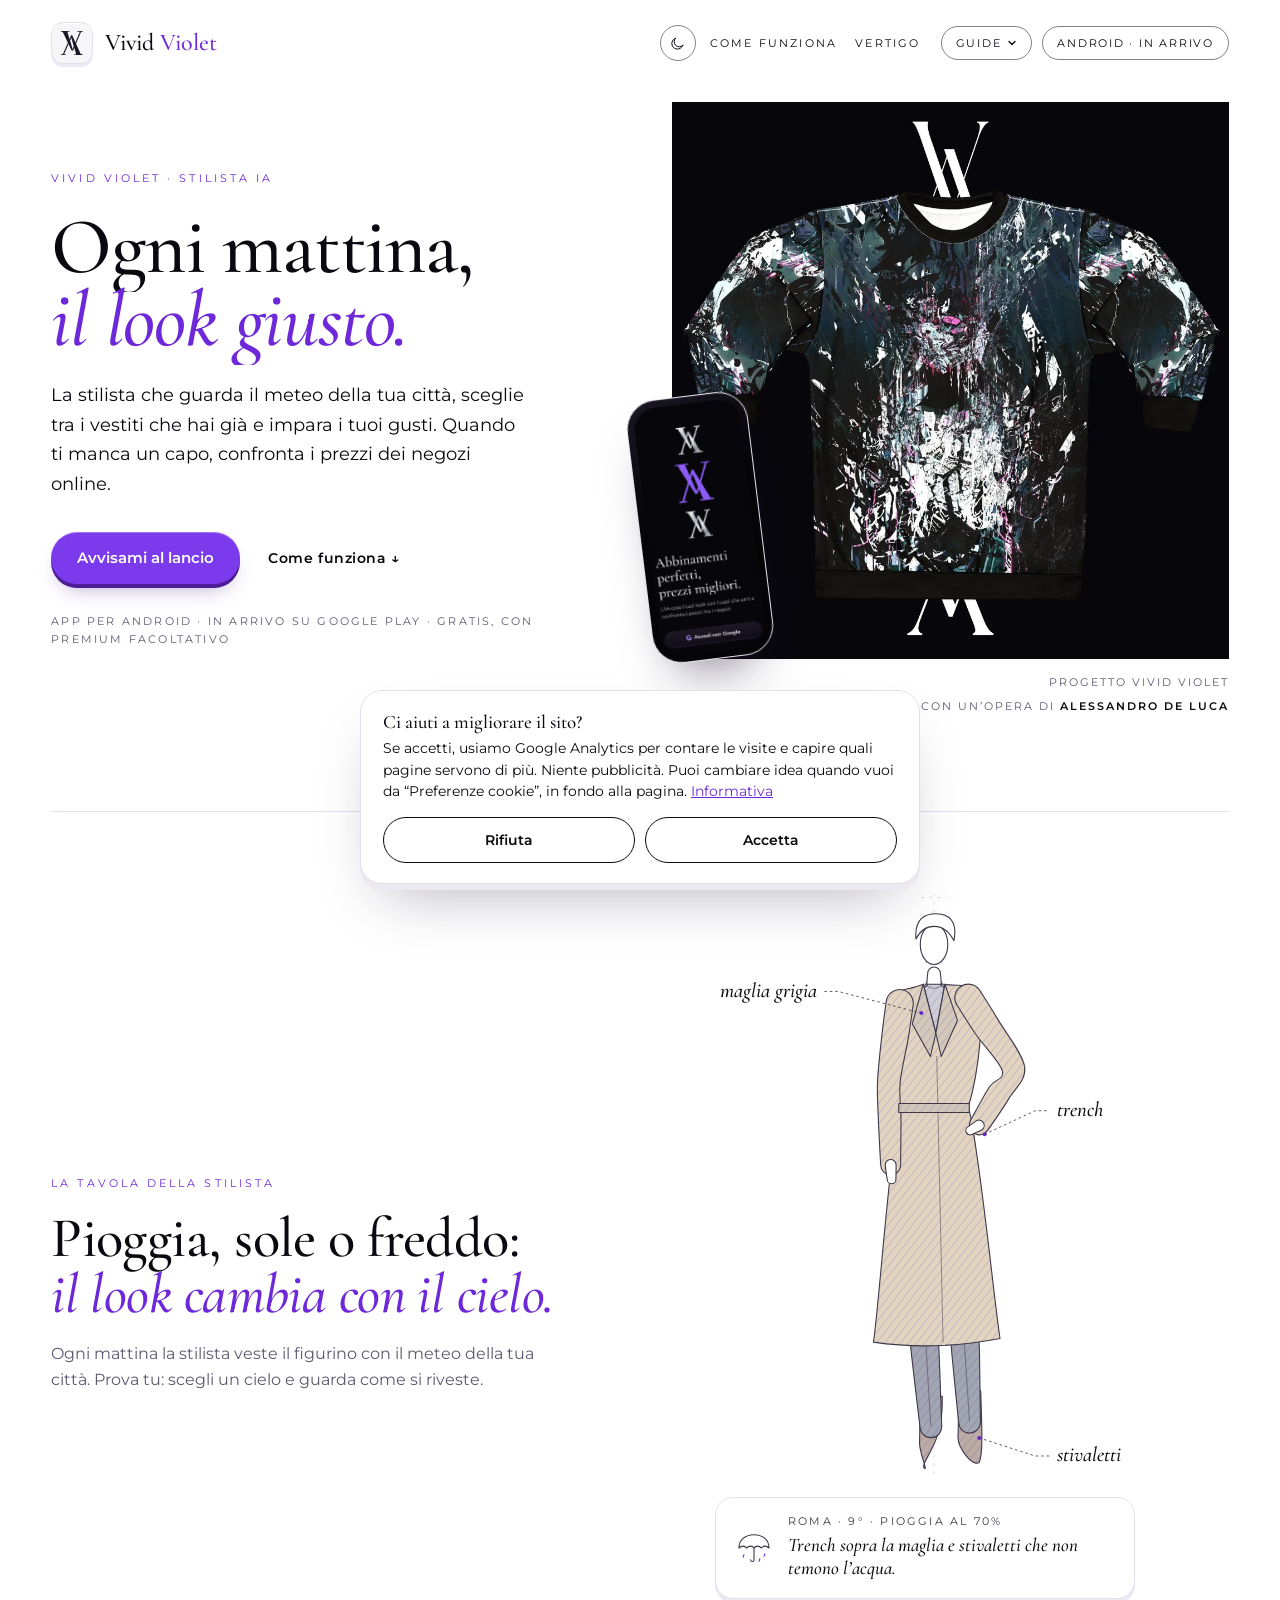
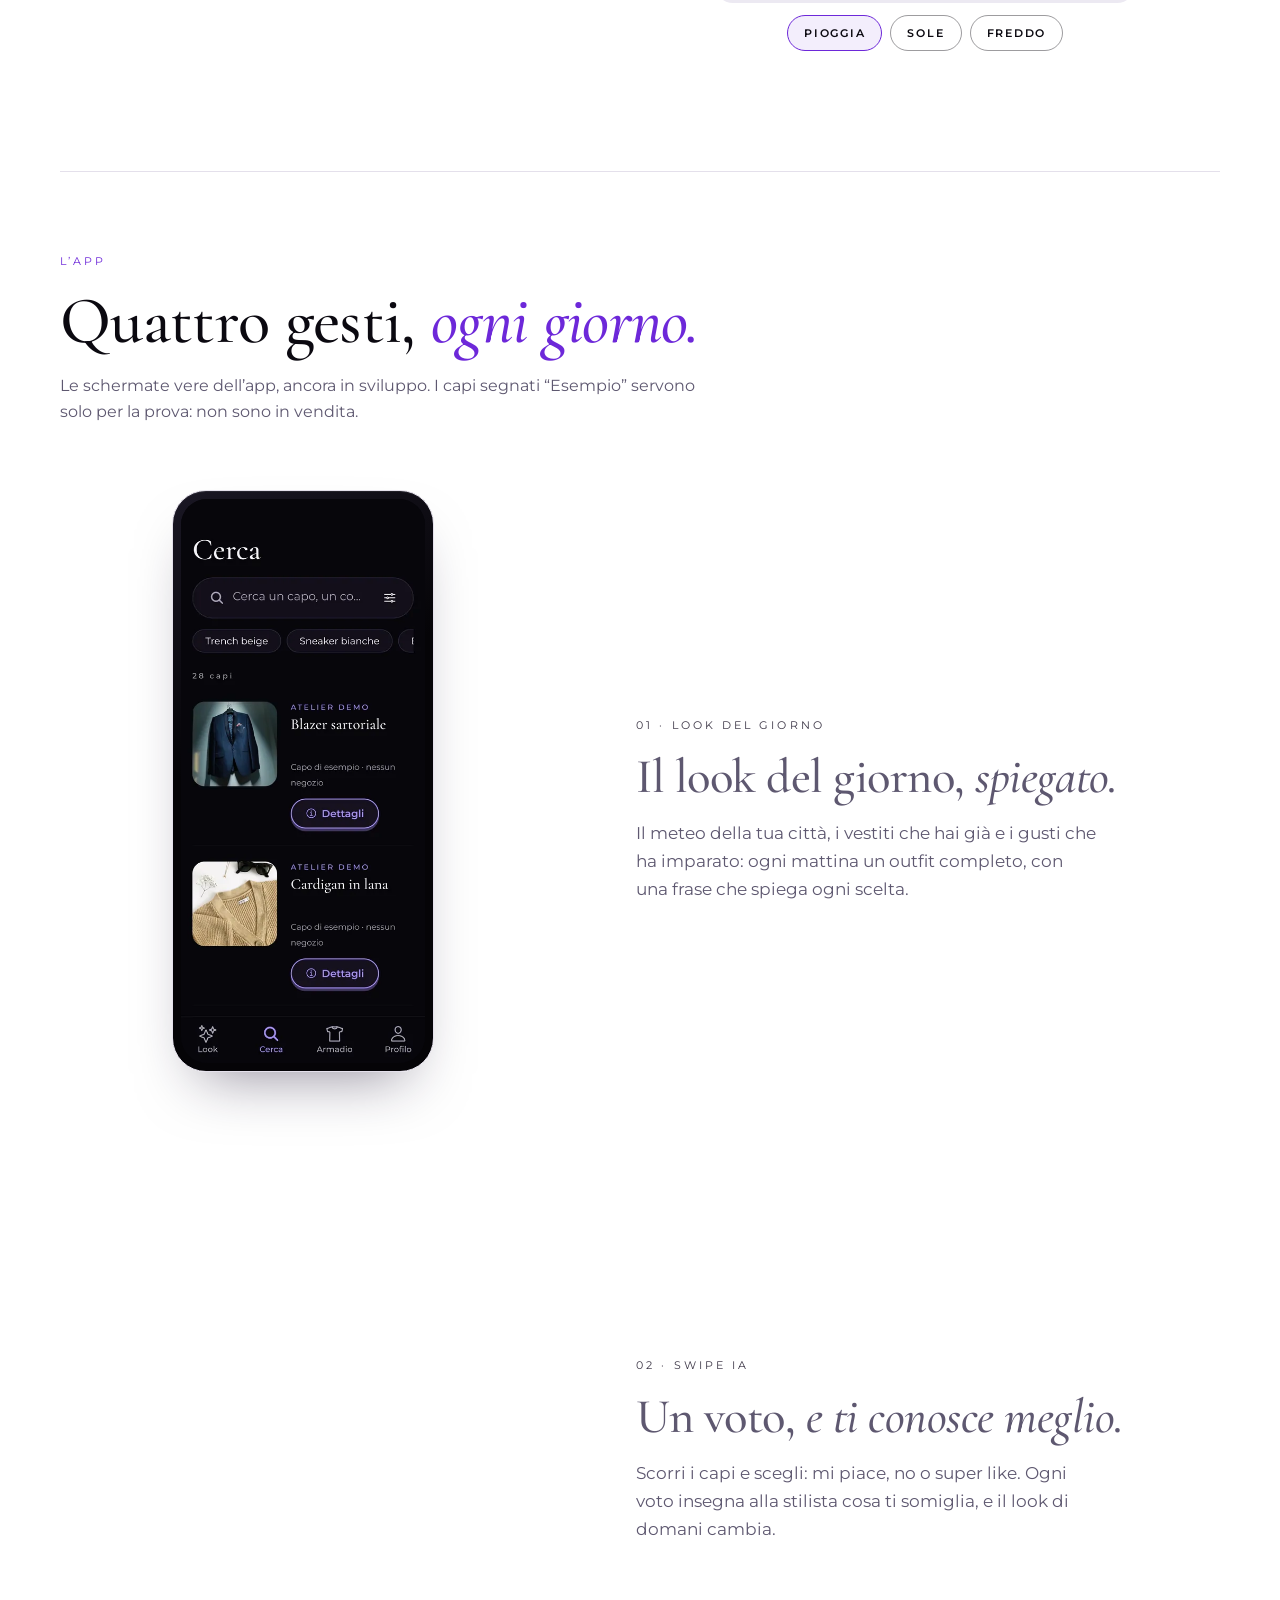
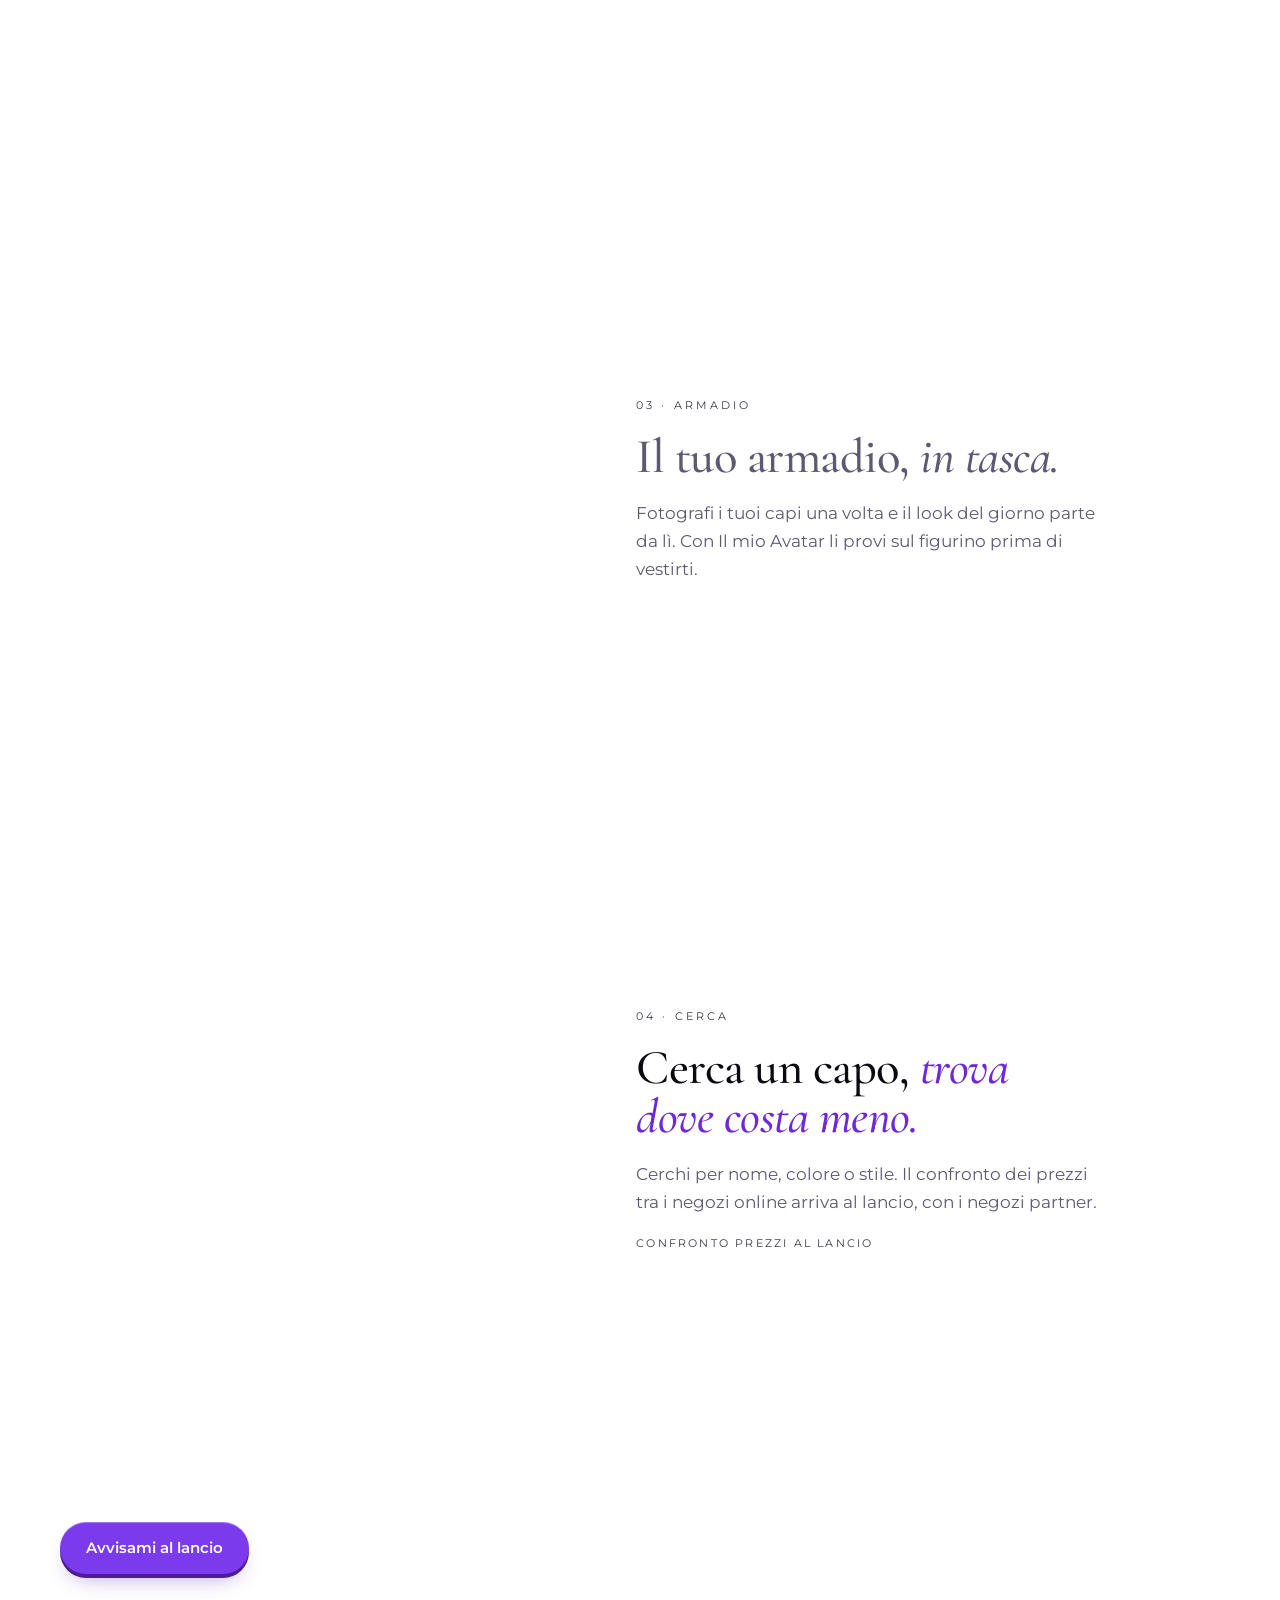
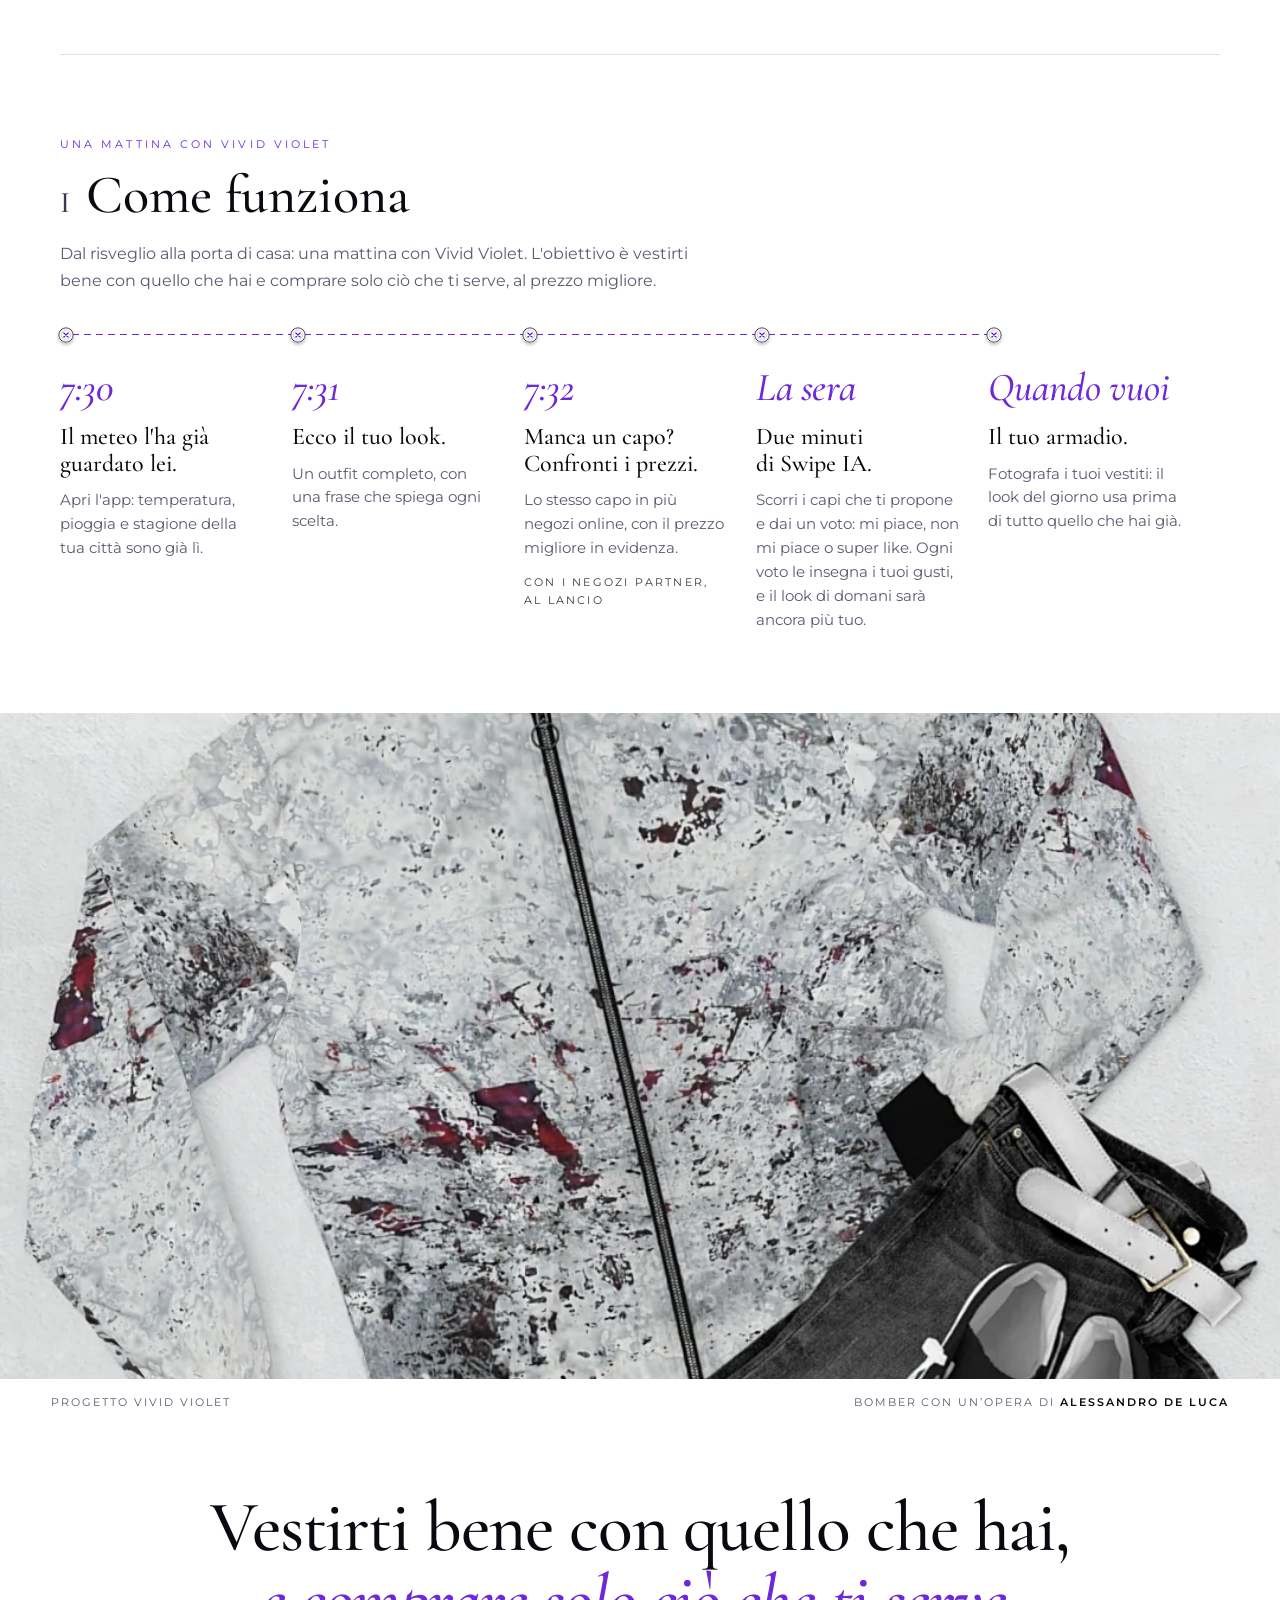
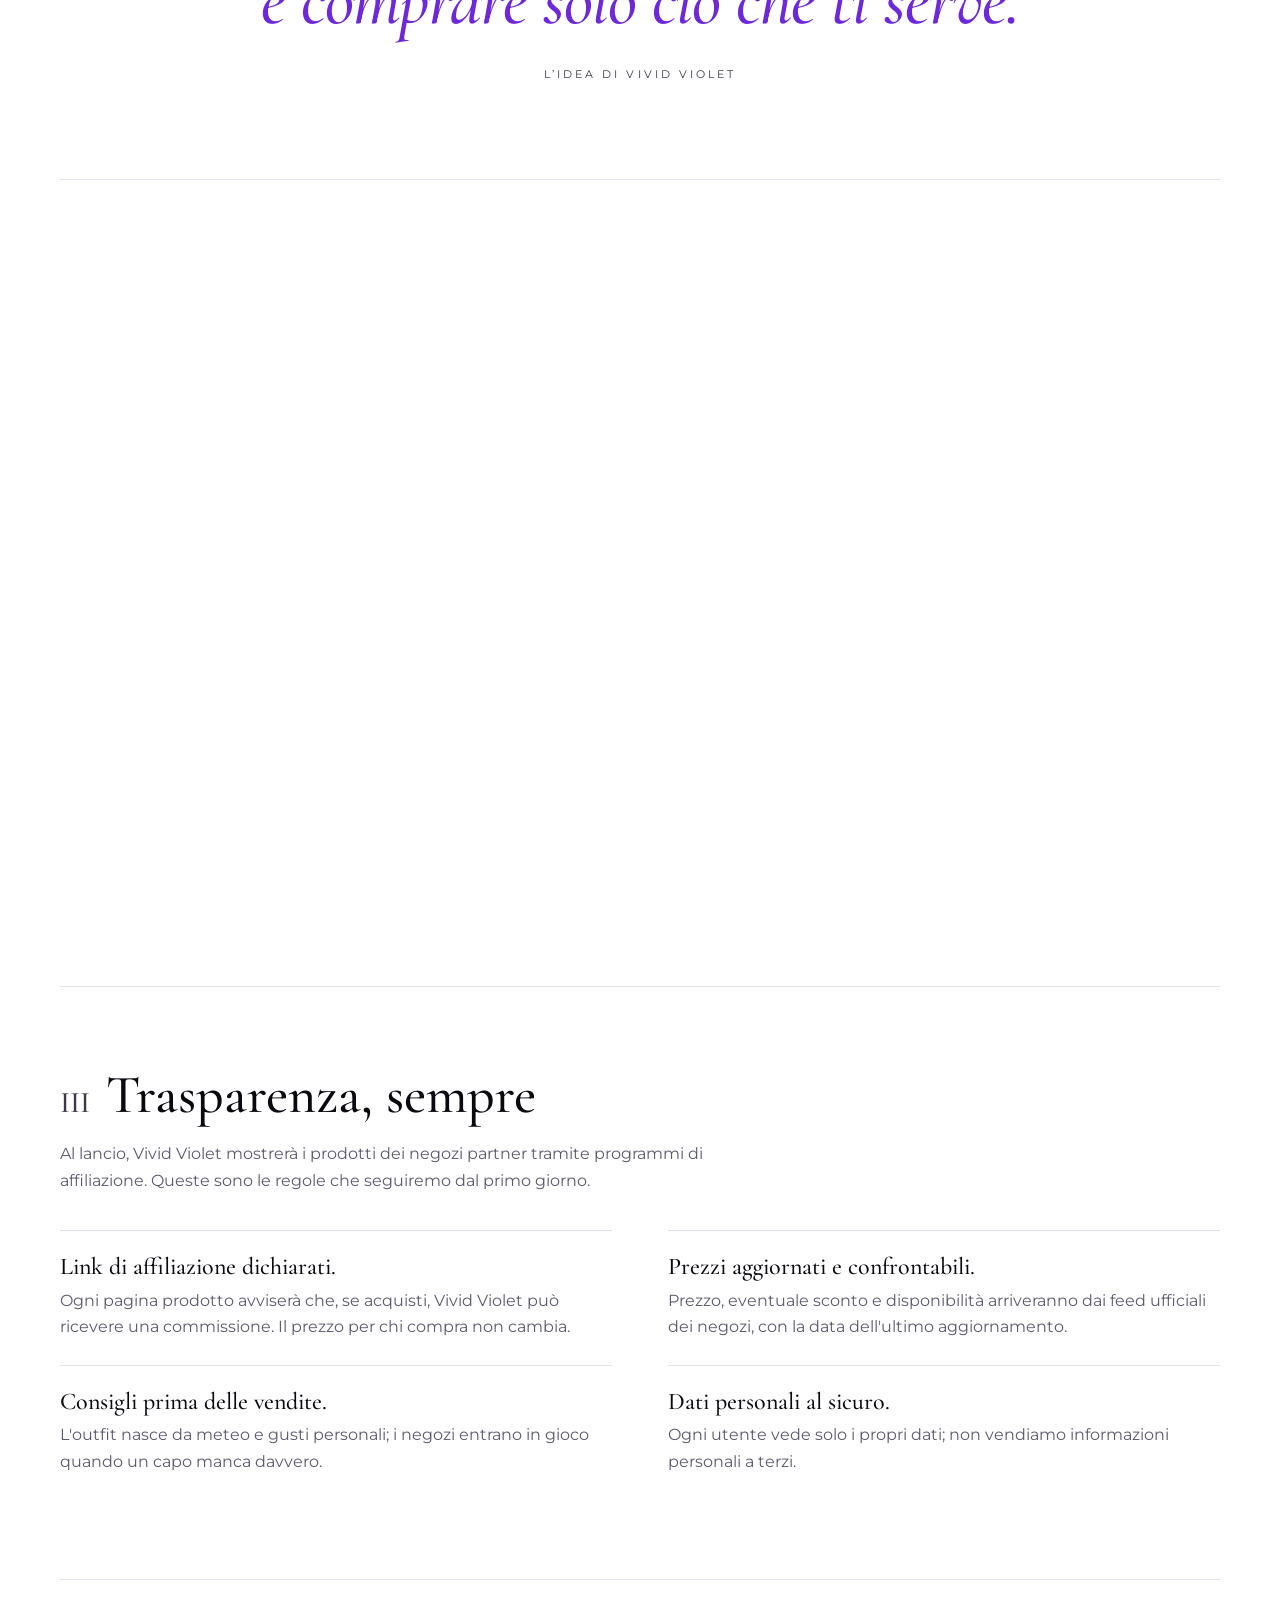
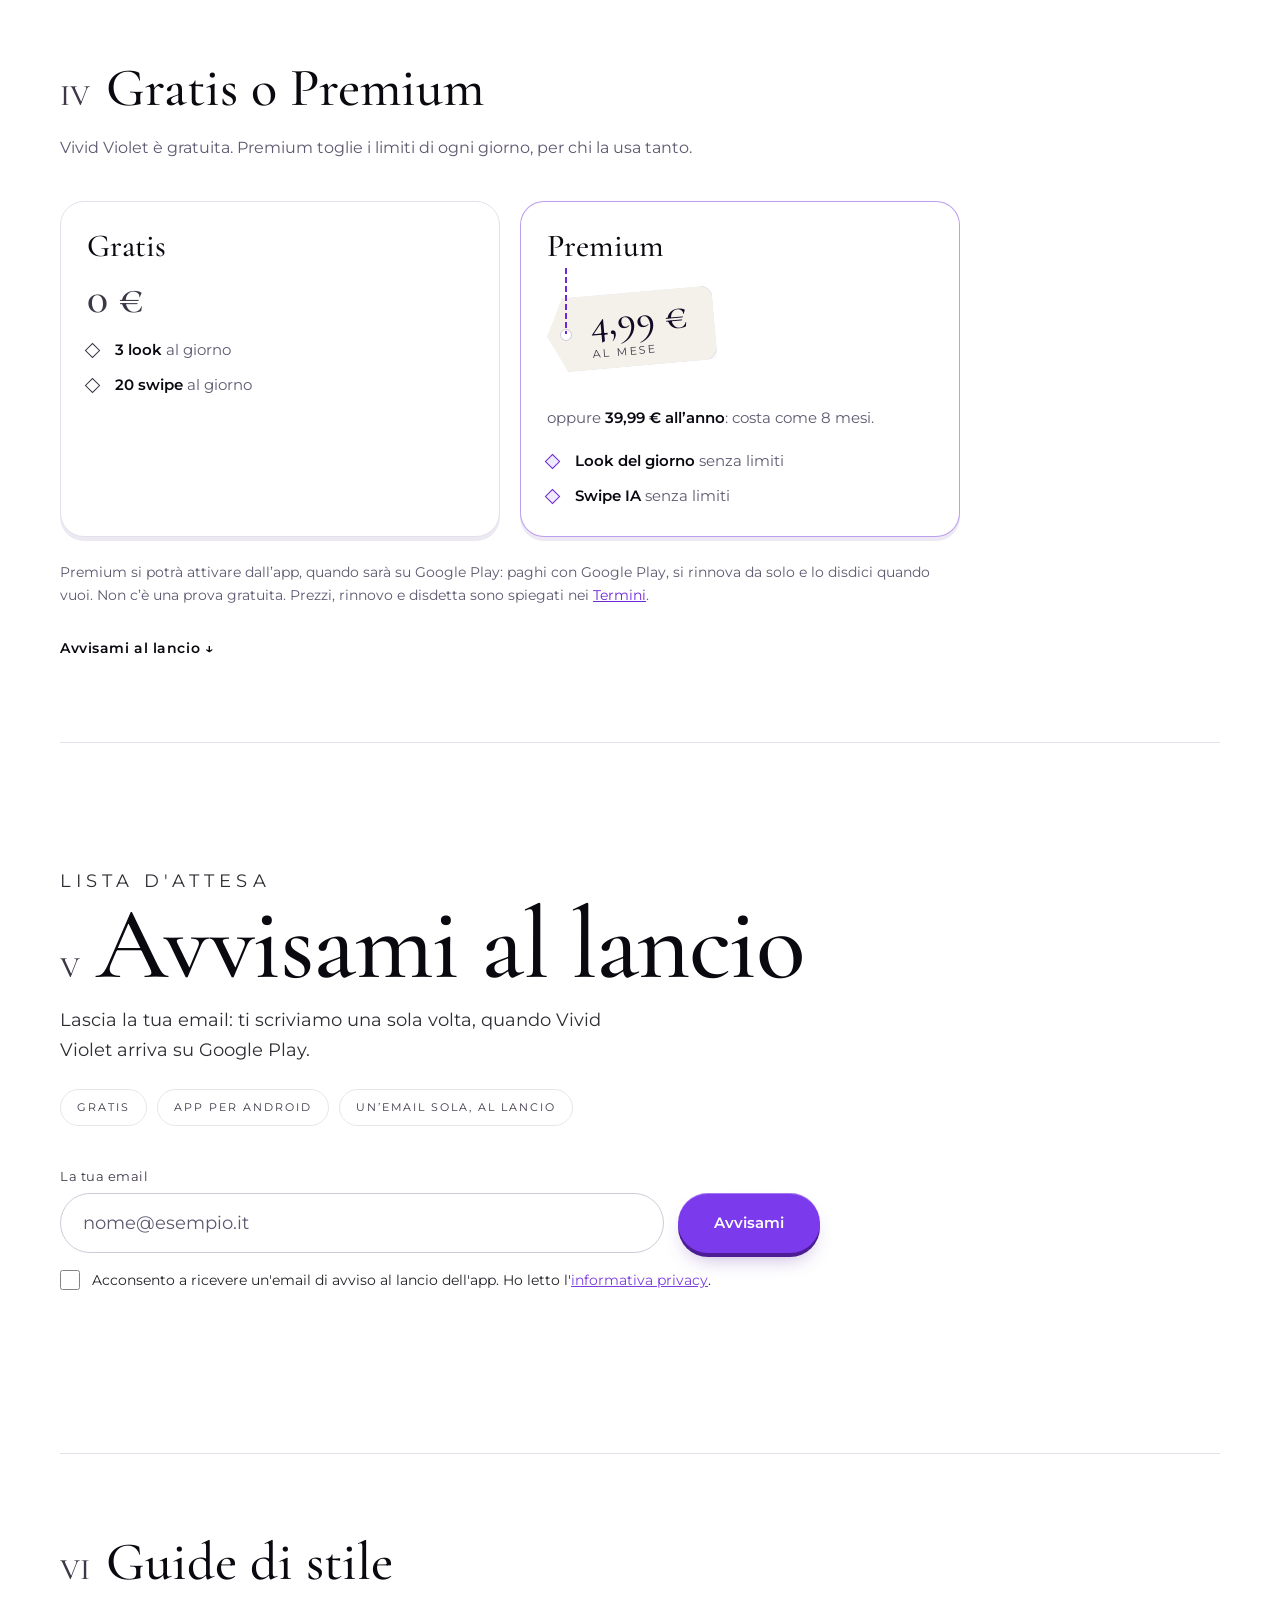
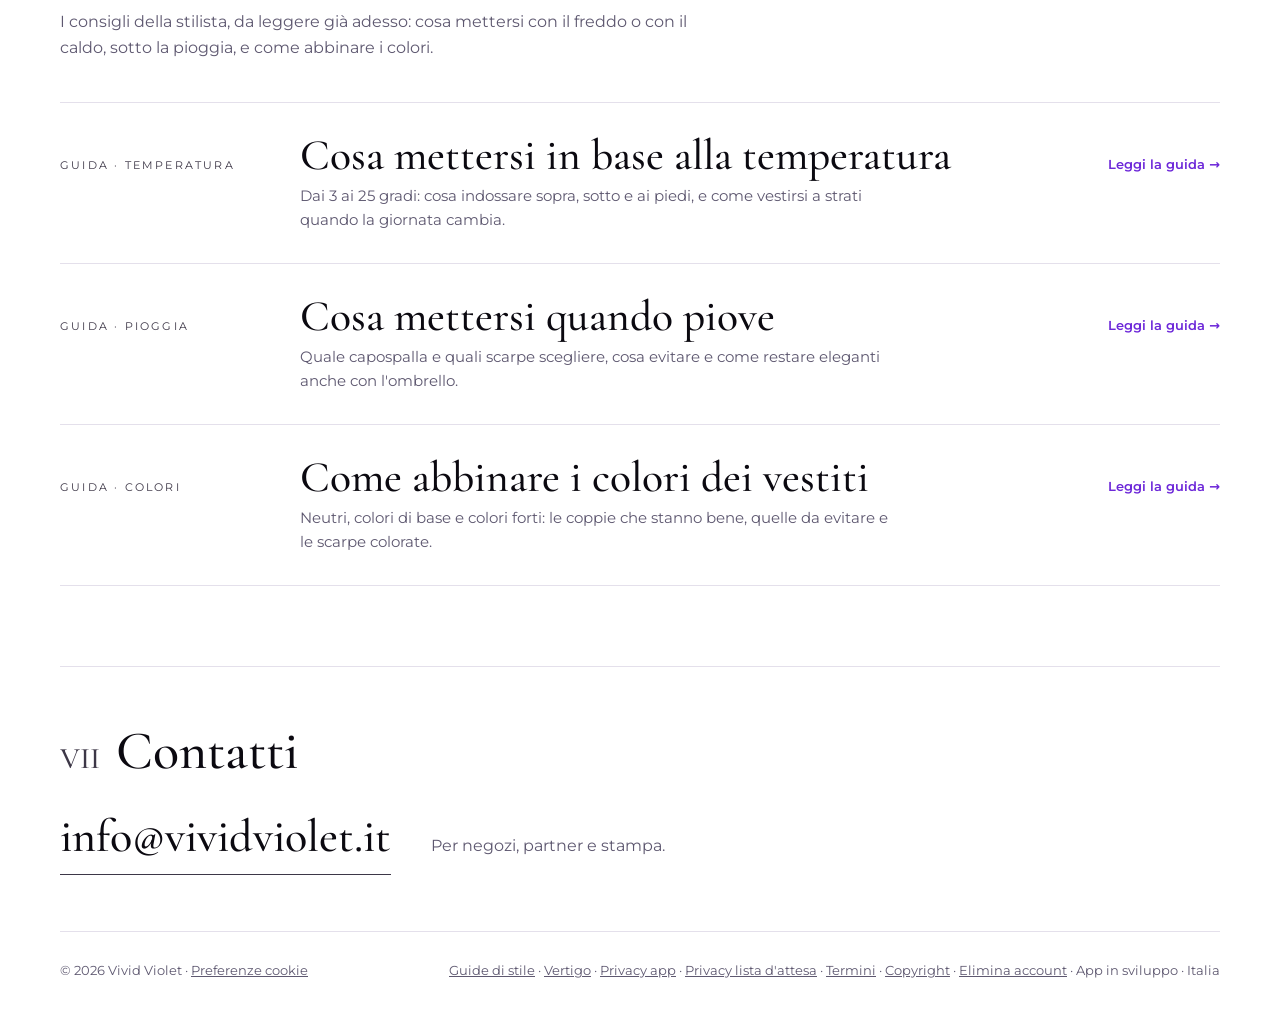
<file: index.html>
<!DOCTYPE html>
<html lang="it">
<head>
<meta charset="utf-8">
<meta name="viewport" content="width=device-width, initial-scale=1">
<meta http-equiv="Content-Security-Policy" content="default-src 'self'; script-src 'self' https://www.googletagmanager.com; style-src 'self' 'unsafe-inline'; img-src 'self' data: https://*.google-analytics.com https://*.googletagmanager.com; font-src 'self'; connect-src 'self' https://uuwzkvhpurxhmwomjzbr.supabase.co https://*.google-analytics.com https://*.analytics.google.com https://*.googletagmanager.com; form-action 'self'; base-uri 'self'; object-src 'none'; upgrade-insecure-requests">
<meta name="referrer" content="strict-origin-when-cross-origin">
<!-- Con JavaScript attivo, la cucitura di "Come funziona" parte quando arriva sullo schermo -->
<script src="inizio.js?v=1"></script>
<title>Vivid Violet · Ogni mattina, il look giusto.</title>
<link rel="icon" type="image/png" href="favicon.png">
<meta name="description" content="Vivid Violet è la stilista IA: ogni mattina ti consiglia cosa indossare in base al meteo, ai tuoi gusti e ai capi del tuo armadio. In arrivo su Android.">
<meta name="theme-color" content="#0B0910">
<!-- Modalità giorno/notte: si decide prima di disegnare la pagina (niente lampo) -->
<script src="tema.js?v=1"></script>
<script src="/consenso.js?v=1" defer></script>
<link rel="canonical" href="https://vividviolet.it/">
<!-- Anteprima quando il link viene condiviso (WhatsApp, Instagram, Telegram, Facebook...) -->
<meta property="og:type" content="website">
<meta property="og:site_name" content="Vivid Violet">
<meta property="og:locale" content="it_IT">
<meta property="og:url" content="https://vividviolet.it/">
<meta property="og:title" content="Vivid Violet · Ogni mattina, il look giusto.">
<meta property="og:description" content="La stilista IA che guarda il meteo della tua città, impara i tuoi gusti e confronta i prezzi dei negozi online. App Android in arrivo.">
<meta property="og:image" content="https://vividviolet.it/anteprima.png?v=3">
<meta property="og:image:type" content="image/png">
<meta property="og:image:width" content="1200">
<meta property="og:image:height" content="630">
<meta property="og:image:alt" content="Vivid Violet: Ogni mattina, il look giusto. Accanto, la schermata Look dell'app con il meteo di Roma.">
<meta name="twitter:card" content="summary_large_image">
<!-- Il carattere del titolo grande arriva subito, senza "scatto" -->
<link rel="preload" href="fonts/cormorant-garamond-latin-500-normal.woff2" as="font" type="font/woff2" crossorigin>
<style>
  /* Caratteri ospitati qui (nessuna richiesta a Google Fonts), formato WOFF2 con le sole lettere latine (Fontsource). Licenza OFL: fonts/OFL-*.txt */
  @font-face { font-family: "Cormorant Garamond"; src: url("fonts/cormorant-garamond-latin-500-normal.woff2") format("woff2"); font-weight: 500; font-style: normal; font-display: swap; }
  @font-face { font-family: "Cormorant Garamond"; src: url("fonts/cormorant-garamond-latin-500-italic.woff2") format("woff2"); font-weight: 500; font-style: italic; font-display: swap; }
  @font-face { font-family: "Montserrat"; src: url("fonts/montserrat-latin-400-normal.woff2") format("woff2"); font-weight: 400; font-display: swap; }
  @font-face { font-family: "Montserrat"; src: url("fonts/montserrat-latin-500-normal.woff2") format("woff2"); font-weight: 500; font-display: swap; }
  @font-face { font-family: "Montserrat"; src: url("fonts/montserrat-latin-600-normal.woff2") format("woff2"); font-weight: 600; font-display: swap; }

  /* Gli stessi colori dell'app (src/theme/colors.ts). */
  :root {
    --nero: #0B0910;
    --viola-profondo: #24104D;
    --superficie: rgba(22, 18, 31, 0.72);
    --riquadro-viola: #2E2257;
    --bordo: #2E2742;
    --viola: #8B5CF6;
    --viola-chiaro: #A78BFA;
    --viola-pallido: #C4B5FD;
    --argento: #C8CAD2;
    --testo: #F6F4FA;
    --tenue: #ABA4BC;
    --su-chiaro: #140A26;
    --errore: #F87171;
    --serif: "Cormorant Garamond", "Iowan Old Style", Georgia, serif;
    --sans: "Montserrat", system-ui, -apple-system, "Segoe UI", sans-serif;
    color-scheme: dark;
  }
  * { box-sizing: border-box; }
  html, body { margin: 0; }
  html { scroll-behavior: smooth; }
  body {
    background: #07060A;
    color: var(--testo);
    font-family: var(--sans);
    font-size: 16px;
    line-height: 1.65;
    -webkit-font-smoothing: antialiased;
  }
  a { color: var(--viola-chiaro); }
  a:focus-visible, button:focus-visible, input:focus-visible, summary:focus-visible { outline: 2px solid var(--argento); outline-offset: 3px; }
  /* Al tocco sul telefono: niente riquadro blu di Android e niente attesa del doppio tocco (i pulsanti hanno già il loro effetto) */
  a, button, summary, label, input { touch-action: manipulation; -webkit-tap-highlight-color: transparent; }
  /* "Vai al contenuto": invisibile finché non si preme Tab, poi compare in alto a sinistra */
  .salta { position: absolute; z-index: 50; left: 16px; top: -80px; padding: 10px 18px; border-radius: 999px; background: #100D17; border: 1px solid var(--argento); color: var(--testo); font-size: 14px; font-weight: 600; text-decoration: none; }
  .salta:focus { top: 16px; }
  main:focus { outline: none; }
  img { max-width: 100%; display: block; }
  .pagina { max-width: 1360px; margin: 0 auto; padding: 0 clamp(20px, 4vw, 56px); }
  /* le sezioni restano a misura di lettura; l'apertura e le bande usano tutta la larghezza */
  main > section, footer { max-width: 1160px; margin-left: auto; margin-right: auto; }

  .occhiello { font-size: 11px; letter-spacing: 0.28em; text-transform: uppercase; color: var(--viola-chiaro); margin: 0; }

  /* --- Intestazione --- */
  header.barra { display: flex; justify-content: space-between; align-items: center; gap: 16px; padding: 22px 0; }
  .marchio { display: flex; align-items: center; gap: 12px; color: var(--testo); text-decoration: none; white-space: nowrap; }
  .marchio .tessera { position: relative; overflow: hidden; width: 42px; height: 42px; border-radius: 12px; background: linear-gradient(150deg, #17141F, #030305); border: 1px solid var(--bordo); box-shadow: inset 0 1px 0 rgba(255,255,255,.08), 0 6px 14px -6px #000; display: grid; place-items: center; }
  /* logo in argento metallico (sfumatura "argento" definita nel simbolo in fondo alla pagina) */
  .marchio .tessera svg { height: 24px; width: auto; fill: url(#argento); }
  .marchio .tessera::after { content: ""; position: absolute; inset: -50%; background: linear-gradient(115deg, transparent 44%, rgba(255,255,255,.22) 50%, transparent 56%); transform: translateX(-60%); }
  .marchio .nome { font-family: var(--serif); font-size: 24px; font-weight: 500; }
  .marchio .nome span { color: var(--viola-chiaro); }
  .stato { font-size: 11px; letter-spacing: 0.16em; text-transform: uppercase; color: var(--argento); text-decoration: none; border: 1px solid rgba(200,202,210,.45); border-radius: 999px; padding: 7px 14px; white-space: nowrap; transition: color .2s, border-color .2s; }
  .stato:hover { color: var(--testo); border-color: var(--viola-chiaro); }
  /* Menu "Guide": una pillola che si apre (details/summary, funziona anche senza JavaScript) */
  .navigazione { display: flex; align-items: center; gap: 10px; }
  .menu-guide { position: relative; }
  .menu-guide summary { list-style: none; cursor: pointer; display: inline-flex; align-items: center; gap: 6px; }
  .menu-guide summary::-webkit-details-marker { display: none; }
  .menu-guide summary svg { width: 10px; height: 10px; transition: transform .2s; }
  .menu-guide[open] summary { color: var(--testo); border-color: var(--viola-chiaro); }
  .menu-guide[open] summary svg { transform: rotate(180deg); }
  .tendina { position: absolute; z-index: 20; right: 0; top: calc(100% + 10px); width: 300px; padding: 10px; display: grid; gap: 2px; background: #100D17; border: 1px solid var(--bordo); border-radius: 20px; box-shadow: inset 0 1px 0 rgba(196, 181, 253, .10), 0 24px 40px -16px #000; }
  .tendina a { display: grid; gap: 2px; padding: 10px 12px; border-radius: 12px; color: var(--testo); text-decoration: none; }
  .tendina a:hover, .tendina a:focus-visible { background: rgba(167, 139, 250, .08); }
  .tendina strong { font: 500 19px/1.2 var(--serif); }
  .tendina span { font-size: 12.5px; color: var(--tenue); }
  .tendina .tutte { margin-top: 4px; padding-top: 12px; border-top: 1px solid var(--bordo); border-radius: 0 0 12px 12px; font-size: 13px; font-weight: 600; color: var(--viola-chiaro); }

  /* --- Apertura --- */
  .apertura { padding: 64px 0 40px; display: grid; gap: 22px; max-width: 760px; }
  h1 { font-family: var(--serif); font-weight: 500; margin: 0; font-size: clamp(52px, 9vw, 104px); line-height: 0.95; letter-spacing: -0.01em; text-wrap: balance; }
  h1 em { color: var(--viola-chiaro); }
  .tesi { font-size: 18px; color: var(--testo); opacity: .88; max-width: 38ch; margin: 0; }
  .azioni { display: flex; flex-wrap: wrap; gap: 12px; margin-top: 8px; }
  /* Pulsanti in rilievo: luce sul bordo alto, "spessore" viola sotto; al tocco si abbassano */
  .pulsante { display: inline-flex; align-items: center; justify-content: center; gap: 8px; min-height: 52px; padding: 0 26px; border-radius: 999px; font: 600 15px var(--sans); text-decoration: none; border: 0; cursor: pointer; transition: transform .15s ease, box-shadow .15s ease, filter .2s; }
  .pulsante.pieno { background: linear-gradient(180deg, #BCA6FC 0%, #A78BFA 55%, #9474F5 100%); color: var(--su-chiaro); box-shadow: inset 0 1px 0 rgba(255,255,255,.55), inset 0 -1px 0 rgba(76,29,149,.35), 0 4px 0 #5B3FB8, 0 12px 22px -8px rgba(91,33,182,.7); }
  .pulsante.contorno { border: 1.5px solid var(--viola-chiaro); color: var(--viola-chiaro); background: rgba(167,139,250,.05); box-shadow: inset 0 1px 0 rgba(255,255,255,.06), 0 4px 0 rgba(167,139,250,.28); }
  .pulsante:hover { filter: brightness(1.06); transform: translateY(-1px); }
  .pulsante.pieno:hover { box-shadow: inset 0 1px 0 rgba(255,255,255,.55), inset 0 -1px 0 rgba(76,29,149,.35), 0 5px 0 #5B3FB8, 0 16px 26px -8px rgba(91,33,182,.75); }
  .pulsante.pieno:active { transform: translateY(3px); box-shadow: inset 0 1px 0 rgba(255,255,255,.45), inset 0 -1px 0 rgba(76,29,149,.35), 0 1px 0 #5B3FB8, 0 4px 10px -4px rgba(91,33,182,.6); }
  .pulsante.contorno:active { transform: translateY(3px); box-shadow: 0 1px 0 rgba(167,139,250,.28); }
  .pulsante:disabled { opacity: .6; cursor: progress; transform: none; }

  /* --- Apertura a due colonne su computer: il titolo e la tavola col figurino --- */

  /* --- Sezioni --- */
  section { padding: 80px 0; border-top: 1px solid var(--bordo); }
  .titolo-sezione { display: flex; align-items: baseline; gap: 16px; margin-bottom: 14px; }
  .titolo-sezione .num { font-family: var(--serif); font-size: 30px; color: var(--argento); }
  h2 { font-family: var(--serif); font-weight: 500; font-size: clamp(36px, 5vw, 54px); line-height: 1.05; margin: 0; text-wrap: balance; }
  .intro { color: var(--tenue); max-width: 60ch; margin: 0 0 40px; }
  /* "Come funziona": la mattina come linea del tempo (orizzontale su computer, verticale sul telefono).
     La linea è una cucitura tratteggiata; ogni momento è un bottone d'argento cucito con filo viola
     e ha un'icona a matita. L'ultimo momento chiude la linea. */
  .mattina { list-style: none; margin: 0; padding: 0; display: grid; grid-template-columns: repeat(5, 1fr); }
  .momento { position: relative; display: grid; gap: 10px; align-content: start; padding: 30px 28px 0 0; }
  .momento::after { content: ""; position: absolute; left: 0; right: 0; top: 0; height: 1.5px; background: repeating-linear-gradient(90deg, var(--viola-chiaro) 0 7px, transparent 7px 12px); }
  .momento:last-child::after { display: none; }
  .momento::before { content: ""; position: absolute; z-index: 1; left: -2px; top: -7px; width: 16px; height: 16px; border-radius: 50%; box-shadow: 0 2px 4px rgba(0,0,0,.7); background: url("data:image/svg+xml,%3Csvg xmlns='http://www.w3.org/2000/svg' viewBox='0 0 16 16'%3E%3Ccircle cx='8' cy='8' r='7.2' fill='%2316131F' stroke='%23C8CAD2' stroke-width='1'/%3E%3Ccircle cx='8' cy='8' r='4.8' fill='none' stroke='%23C8CAD2' stroke-opacity='.35' stroke-width='.6'/%3E%3Cpath d='M5.9 5.9 10.1 10.1M10.1 5.9 5.9 10.1' stroke='%23A78BFA' stroke-width='1.4' stroke-linecap='round'/%3E%3C/svg%3E") center / contain no-repeat; }
  .schizzo { width: 44px; height: 44px; margin-bottom: 2px; overflow: visible; }
  .schizzo .t { fill: none; stroke: var(--argento); stroke-width: 1.3; stroke-linecap: round; stroke-linejoin: round; }
  .schizzo .t.viola { stroke: var(--viola-chiaro); }
  .momento .ora { font-family: var(--serif); font-style: italic; font-size: 30px; line-height: 1; color: var(--viola-chiaro); }
  .momento h3 { margin: 4px 0 0; font-family: var(--serif); font-weight: 500; font-size: 26px; line-height: 1.12; text-wrap: balance; }
  .momento p { margin: 0; color: var(--tenue); font-size: 14.5px; }
  .presto { font-size: 11px; letter-spacing: .2em; text-transform: uppercase; color: var(--argento); }

  /* Guide di stile: tre riquadri in rilievo con un'icona a matita */
  .guide { display: grid; grid-template-columns: repeat(3, 1fr); gap: 20px; }
  .guida { display: grid; align-content: start; gap: 10px; padding: 26px 24px 24px; border-radius: 24px; background: #100D17; border: 1px solid var(--bordo); box-shadow: inset 0 1px 0 rgba(196, 181, 253, .10), 0 4px 0 #0C0A12; color: var(--testo); text-decoration: none; transition: transform .2s ease, border-color .2s; }
  .guida:hover { transform: translateY(-3px); border-color: rgba(167, 139, 250, .55); }
  @media (prefers-reduced-motion: reduce) { .guida, .pulsante { transition: none; } .guida:hover, .pulsante:hover { transform: none; } }
  .guida .schizzo { margin-bottom: 4px; }
  .guida h3 { margin: 0; font: 500 26px/1.12 var(--serif); text-wrap: balance; }
  .guida p { margin: 0; color: var(--tenue); font-size: 14.5px; }
  .guida .leggi { margin-top: 6px; font-size: 13px; font-weight: 600; color: var(--viola-chiaro); }

  .trasparenza { display: grid; grid-template-columns: .9fr 1.1fr; gap: 56px; }
  .regole { list-style: none; margin: 0; padding: 0; display: grid; gap: 18px; }
  .regole li { display: grid; grid-template-columns: 22px 1fr; gap: 14px; }
  .regole li::before { content: ""; width: 9px; height: 9px; margin-top: 9px; border: 1px solid var(--argento); transform: rotate(45deg); }
  .regole strong { font-weight: 600; }
  .regole span { color: var(--tenue); }

  /* --- Lista d'attesa --- */
  .attesa { background: #100D17; border: 1px solid var(--bordo); box-shadow: inset 0 1px 0 rgba(196, 181, 253, .10); border-radius: 28px; padding: clamp(28px, 5vw, 56px); display: grid; grid-template-columns: 1fr 1fr; gap: 40px; align-items: center; }
  .attesa h2 { font-size: clamp(34px, 4.5vw, 48px); }
  .attesa p { color: var(--testo); opacity: .85; margin: 12px 0 0; }
  form { display: grid; gap: 14px; }
  label.campo { display: grid; gap: 6px; font-size: 13px; color: var(--argento); letter-spacing: .04em; }
  input[type="email"] { min-height: 54px; border-radius: 999px; border: 1px solid var(--bordo); background: rgba(11,9,16,.6); color: var(--testo); font: 400 16px var(--sans); padding: 0 22px; }
  input[type="email"]::placeholder { color: var(--tenue); opacity: 1; }
  .consenso { display: grid; grid-template-columns: 22px 1fr; gap: 10px; font-size: 13.5px; color: var(--testo); opacity: .9; align-items: start; }
  .consenso input { width: 20px; height: 20px; margin: 1px 0 0; accent-color: var(--viola-chiaro); }
  .trappola { position: absolute; left: -10000px; width: 1px; height: 1px; overflow: hidden; }
  .esito { min-height: 22px; margin: 0; font-size: 14px; }
  .esito.ok { color: var(--viola-pallido); }
  .esito.errore { color: var(--errore); }

  /* --- Contatti e piede --- */
  .contatti { display: flex; flex-wrap: wrap; gap: 16px 40px; align-items: baseline; }
  .contatti .mail { font-family: var(--serif); font-size: 30px; color: var(--testo); text-decoration: none; border-bottom: 1px solid var(--argento); }
  footer { padding: 28px 0 44px; border-top: 1px solid var(--bordo); color: var(--tenue); font-size: 13px; display: flex; flex-wrap: wrap; gap: 8px 24px; justify-content: space-between; }
  footer a { color: var(--tenue); }

  /* --- Pulsante sole/luna (compare solo con JavaScript attivo) --- */
  .tema { display: inline-grid; place-items: center; flex: none; width: 36px; height: 36px; padding: 0; border-radius: 50%; border: 1px solid rgba(200,202,210,.45); background: transparent; color: var(--argento); cursor: pointer; transition: color .2s, border-color .2s; }
  .tema[hidden] { display: none; }
  .tema:hover { color: var(--testo); border-color: var(--viola-chiaro); }
  .tema svg { width: 17px; height: 17px; fill: none; stroke: currentColor; stroke-width: 1.4; stroke-linecap: round; stroke-linejoin: round; }
  .tema .luna { display: none; }
  html[data-tema="giorno"] .tema .sole { display: none; }
  html[data-tema="giorno"] .tema .luna { display: block; }

  /* --- Modalità giorno: bianco come colore principale, nero e viola per pulsanti e dettagli.
         I telefoni restano scuri: sono le schermate vere dell'app. --- */
  html[data-tema="giorno"] {
    color-scheme: light;
    --testo: #0B0910;
    --tenue: #5E5870;
    --argento: #3D3747;
    --viola-chiaro: #6D28D9;
    --viola-pallido: #5B21B6;
    --bordo: #E4E0EB;
    --errore: #B91C1C;
    --su-chiaro: #FFFFFF;
  }
  html[data-tema="giorno"] body { background: #FFFFFF; }
  html[data-tema="giorno"] .marchio .tessera { background: #F6F5F8; border-color: #E4E0EB; box-shadow: inset 0 1px 0 #FFFFFF, 0 3px 0 #ECE9F2; }
  html[data-tema="giorno"] .marchio .tessera svg { fill: #1A1724; }
  html[data-tema="giorno"] .stato, html[data-tema="giorno"] .tema { color: var(--testo); border-color: rgba(11,9,16,.5); }
  html[data-tema="giorno"] .stato:hover, html[data-tema="giorno"] .tema:hover, html[data-tema="giorno"] .menu-guide[open] summary { border-color: var(--viola-chiaro); }
  html[data-tema="giorno"] .tendina { background: #FFFFFF; box-shadow: 0 4px 0 #ECE9F2, 0 24px 40px -20px rgba(30,20,50,.25); }
  html[data-tema="giorno"] .pulsante.pieno { background: #7C3AED; box-shadow: inset 0 1px 0 rgba(255,255,255,.3), 0 4px 0 #4C1D95, 0 12px 22px -10px rgba(76,29,149,.45); }
  html[data-tema="giorno"] .pulsante.pieno:hover { box-shadow: inset 0 1px 0 rgba(255,255,255,.3), 0 5px 0 #4C1D95, 0 16px 26px -10px rgba(76,29,149,.5); }
  html[data-tema="giorno"] .pulsante.pieno:active { box-shadow: inset 0 1px 0 rgba(255,255,255,.3), 0 1px 0 #4C1D95, 0 4px 10px -4px rgba(76,29,149,.4); }
  html[data-tema="giorno"] .pulsante.contorno { border-color: #0B0910; color: #0B0910; background: #FFFFFF; box-shadow: 0 4px 0 #0B0910; }
  html[data-tema="giorno"] .pulsante.contorno:active { box-shadow: 0 1px 0 #0B0910; }
  html[data-tema="giorno"] .momento::before { background-image: url("data:image/svg+xml,%3Csvg xmlns='http://www.w3.org/2000/svg' viewBox='0 0 16 16'%3E%3Ccircle cx='8' cy='8' r='7.2' fill='%23FFFFFF' stroke='%233D3747' stroke-width='1'/%3E%3Ccircle cx='8' cy='8' r='4.8' fill='none' stroke='%233D3747' stroke-opacity='.35' stroke-width='.6'/%3E%3Cpath d='M5.9 5.9 10.1 10.1M10.1 5.9 5.9 10.1' stroke='%236D28D9' stroke-width='1.4' stroke-linecap='round'/%3E%3C/svg%3E"); box-shadow: 0 2px 3px rgba(30,20,50,.25); }
  html[data-tema="giorno"] .guida { background: #FFFFFF; box-shadow: 0 4px 0 #ECE9F2; }
  html[data-tema="giorno"] .guida:hover { border-color: rgba(109,40,217,.5); }
  html[data-tema="giorno"] .attesa { background: #FFFFFF; box-shadow: 0 4px 0 #ECE9F2; }
  html[data-tema="giorno"] input[type="email"] { background: #FFFFFF; border-color: #CFCAD9; }
  html[data-tema="giorno"] .salta { background: #FFFFFF; }
  html[data-tema="giorno"] .tesi { opacity: 1; }

  /* --- La tavola dell'apertura: il figurino che si disegna e si veste col meteo (eroe.js, scripts/figurino-sito.mjs nell'app) --- */
  :root { --pagina: #07060A; }
  html[data-tema="giorno"] { --pagina: #FFFFFF; }
  .tavola-eroe { margin: 0; display: grid; justify-items: center; gap: 16px; padding: 8px 0 32px; }
  .tavola-eroe .foglio { width: min(470px, 100%); perspective: 1200px; }
  .tavola { display: block; width: 100%; height: auto; overflow: visible; transform: rotateX(var(--inclina, 0deg)) rotateY(var(--gira, 0deg)); transition: transform .5s cubic-bezier(.2,.7,.2,1); }
  .tavola .t { fill: var(--pagina); stroke: var(--argento); stroke-width: 1.2; stroke-linejoin: round; stroke-linecap: round; }
  .tavola .capo { fill: color-mix(in srgb, var(--c) 42%, var(--pagina)); }
  .tavola .trama { fill: url(#tratteggio); stroke: none; }
  .tavola .linea { fill: none; stroke: var(--argento); stroke-width: 1; stroke-opacity: .55; stroke-linecap: round; }
  #tratteggio line { stroke: var(--viola-chiaro); stroke-width: 1; stroke-opacity: .42; }
  .tavola .nota circle { fill: var(--viola-chiaro); }
  .tavola .nota path { fill: none; stroke: var(--argento); stroke-width: .9; stroke-dasharray: 2 4; stroke-linecap: round; }
  .tavola .nota text { font: italic 500 23px var(--serif); fill: var(--testo); }
  .look.spento { opacity: 0; visibility: hidden; }
  .tavola .griglia path { fill: none; stroke: var(--argento); stroke-width: .8; stroke-opacity: .28; stroke-dasharray: 3 6; }
  html.anima-eroe .tavola .griglia { opacity: 0; transition: opacity 1.2s ease; }
  html.anima-eroe .tavola .griglia.fatto { opacity: 1; }
  .cartellino { display: grid; grid-template-columns: auto 1fr; gap: 4px 14px; align-items: center; width: min(420px, 100%); padding: 14px 18px; border-radius: 18px; background: #100D17; border: 1px solid var(--bordo); box-shadow: inset 0 1px 0 rgba(196,181,253,.10), 0 4px 0 #0C0A12; }
  html[data-tema="giorno"] .cartellino { background: #FFFFFF; box-shadow: 0 4px 0 #ECE9F2; }
  .cartellino .icona { grid-row: span 2; width: 40px; height: 40px; margin: 0; }
  .cartellino .icona[hidden] { display: none; }
  .cartellino .testi { display: grid; gap: 2px; }
  .cartellino .dove { font-size: 11px; letter-spacing: .2em; text-transform: uppercase; color: var(--argento); }
  .cartellino .frase { font: italic 500 19px/1.25 var(--serif); color: var(--testo); }
  .scegli { display: flex; gap: 8px; }
  .scegli button { min-height: 36px; padding: 0 16px; border-radius: 999px; border: 1px solid rgba(200,202,210,.45); background: transparent; color: var(--argento); font: 600 11px var(--sans); letter-spacing: .16em; text-transform: uppercase; cursor: pointer; touch-action: manipulation; transition: color .2s, border-color .2s, background-color .2s; }
  .scegli button:hover { color: var(--testo); border-color: var(--viola-chiaro); }
  .scegli button[aria-pressed="true"] { color: var(--testo); border-color: var(--viola-chiaro); background: rgba(167,139,250,.10); }
  html[data-tema="giorno"] .scegli button { border-color: rgba(11,9,16,.4); color: var(--testo); }
  html[data-tema="giorno"] .scegli button[aria-pressed="true"] { border-color: var(--viola-chiaro); background: rgba(109,40,217,.08); }
  /* Animazione: solo con JavaScript (classe anima-eroe) e senza "riduci animazioni" */
  html.anima-eroe .tavola .disegna { stroke-dasharray: 1 1; stroke-dashoffset: 1; fill-opacity: 0; transition: stroke-dashoffset var(--d, 1s) cubic-bezier(.55,.1,.35,1) var(--r, 0s), fill-opacity .6s ease calc(var(--r, 0s) + var(--d, 1s) * .7); }
  html.anima-eroe .tavola .fatto .disegna { stroke-dashoffset: 0; fill-opacity: 1; }
  html.anima-eroe .tavola .nota { opacity: 0; transition: opacity .6s ease var(--r, 1.5s); }
  html.anima-eroe .tavola .fatto .nota { opacity: 1; }
  html.anima-eroe .look { transition: opacity .4s ease, visibility 0s; }
  html.anima-eroe .look.spento { transition: opacity .4s ease, visibility 0s .4s; }
  html.anima-eroe .look.spento .disegna, html.anima-eroe .look.spento .nota { transition: none; }
  html.anima-eroe.fermo .tavola, html.anima-eroe.fermo .tavola * { transition: none !important; }
  @media (max-width: 920px) { .tavola-eroe .foglio { width: min(420px, 100%); } }

  /* =====================================================================
     Apertura editoriale (Vogue + un tocco di Apple): titolo grande a sinistra,
     la felpa a destra con l'app "in mano", il figurino in una banda sotto.
     ===================================================================== */
  .voce { position: relative; font-size: 11px; letter-spacing: .2em; text-transform: uppercase; color: var(--argento); text-decoration: none; padding: 6px 4px; white-space: nowrap; }
  .voce, .link-scendi { background: linear-gradient(currentColor, currentColor) 0 100% / 0 1px no-repeat; transition: background-size .35s cubic-bezier(.2,.7,.2,1), color .2s; }
  .voce:hover, .voce:focus-visible, .link-scendi:hover, .link-scendi:focus-visible { background-size: 100% 1px; color: var(--testo); }
  .navigazione .voce + .menu-guide { margin-left: 6px; }

  .eroe { display: grid; gap: 40px; padding: 24px 0 72px; }
  .apertura { padding: 32px 0 0; display: grid; gap: 24px; max-width: 640px; }
  h1 { font-size: clamp(54px, 6.2vw, 108px); line-height: .92; letter-spacing: -.015em; }
  .riga-titolo { display: block; overflow: hidden; padding-bottom: .1em; margin-bottom: -.1em; }
  .riga-titolo > * { display: block; }
  .tesi { font-size: 18px; max-width: 40ch; }
  .azioni { align-items: center; gap: 28px; }
  .link-scendi { font: 600 14px var(--sans); letter-spacing: .04em; color: var(--argento); text-decoration: none; padding: 6px 0; }
  .nota-eroe { margin: 4px 0 0; font-size: 11px; letter-spacing: .2em; text-transform: uppercase; color: var(--tenue); }

  .scatto { position: relative; margin: 0; }
  .scatto .foto { overflow: hidden; background: #07060A; aspect-ratio: 1; }
  .scatto .foto img { width: 100%; height: 100%; object-fit: cover; }
  .scatto figcaption { display: flex; justify-content: space-between; gap: 16px; flex-wrap: wrap; margin-top: 14px; font-size: 11px; letter-spacing: .18em; text-transform: uppercase; color: var(--tenue); }
  .scatto figcaption strong { color: var(--testo); font-weight: 600; }
  /* l'app appoggiata sulla foto: un telefono vero, leggermente girato */
  .app-in-mano { position: absolute; left: -6%; bottom: 9%; width: clamp(120px, 22%, 200px); rotate: -7deg; }
  .app-in-mano .cornice { aspect-ratio: 9 / 19.5; border-radius: 30px; padding: 7px; background: linear-gradient(150deg, #1A1724, #050407 40%); border: 1px solid var(--bordo); box-shadow: inset 0 1px 0 rgba(255,255,255,.10), 0 3px 0 #1C1826, 0 40px 60px -24px rgba(0,0,0,.9); }
  .app-in-mano .schermo { width: 100%; height: 100%; border-radius: 23px; overflow: hidden; background: #07060A; display: grid; place-items: center; }
  .app-in-mano .schermo img { width: 100%; height: 100%; object-fit: cover; object-position: top; }
  .app-in-mano .schermo svg { width: 48px; fill: var(--viola); opacity: .5; }

  /* la banda della tavola: testo a sinistra, figurino a destra, a tutta larghezza */
  .banda-tavola { display: grid; gap: 24px; align-items: center; padding: 72px 0 88px; border-top: 1px solid var(--bordo); }
  .testo-tavola { display: grid; gap: 18px; max-width: 520px; }
  .frase-tavola { margin: 0; font: 500 clamp(36px, 4.4vw, 64px)/1 var(--serif); letter-spacing: -.01em; text-wrap: balance; }
  .frase-tavola em { color: var(--viola-chiaro); }
  .testo-tavola .intro { margin: 0; }

  @media (min-width: 921px) {
    .eroe { grid-template-columns: minmax(0, 1fr) minmax(0, 1fr); gap: clamp(40px, 5vw, 88px); align-items: center; padding: 16px 0 96px; }
    .apertura { padding: 0; }
    /* la didascalia sta a destra, lontana dal telefono appoggiato a sinistra */
    .scatto figcaption { flex-direction: column; align-items: flex-end; gap: 6px; text-align: right; }
    .banda-tavola { grid-template-columns: minmax(0, 5fr) minmax(0, 6fr); gap: clamp(40px, 5vw, 88px); }
  }
  @media (max-width: 920px) {
    /* sul telefono la foto va da bordo a bordo, il telefono resta appoggiato in basso */
    .scatto { margin: 0 calc(-1 * clamp(20px, 4vw, 56px)); }
    .scatto figcaption { padding: 0 clamp(20px, 4vw, 56px); }
    .app-in-mano { left: 5%; bottom: -2%; width: 27%; }
    /* la didascalia a destra, accanto al telefono appoggiato in basso a sinistra */
    .scatto figcaption { flex-direction: column; align-items: flex-end; gap: 6px; text-align: right; padding-left: 38%; margin-top: 16px; }
    .voce { display: none; }
  }
  html[data-tema="giorno"] .voce, html[data-tema="giorno"] .link-scendi { color: var(--testo); }
  html[data-tema="giorno"] .app-in-mano .cornice { box-shadow: inset 0 1px 0 rgba(255,255,255,.07), 0 30px 50px -24px rgba(30,20,50,.55); }

  /* Movimento: il titolo sale riga per riga, la foto si posa, l'app arriva per ultima.
     Scorrendo, la foto si sposta appena (parallasse leggero). Con "riduci animazioni" è tutto fermo. */
  @media (prefers-reduced-motion: no-preference) {
    .riga-titolo > * { animation: sale-riga .8s cubic-bezier(.2,.7,.2,1) both; }
    .riga-titolo + .riga-titolo > * { animation-delay: .12s; }
    /* solo uno spostamento, senza dissolvenza: il testo è subito leggibile (e la pagina risulta veloce) */
    .apertura .tesi, .apertura .azioni, .apertura .nota-eroe { animation: compare .8s cubic-bezier(.2,.7,.2,1) .2s both; }
    .scatto .foto { animation: posa 1.4s cubic-bezier(.2,.7,.2,1) both; }
    .app-in-mano { animation: arriva 1s cubic-bezier(.2,.7,.2,1) .55s both; }
    @keyframes sale-riga { from { translate: 0 105%; } }
    @keyframes compare { from { translate: 0 14px; } }
    @keyframes posa { from { opacity: 0; translate: 0 16px; } } /* niente ingrandimento: sul telefono uscirebbe dai bordi */
    @keyframes arriva { from { opacity: 0; translate: 0 40px; } }
    @supports (animation-timeline: view()) {
      .scatto .foto img { animation: parallasse linear both; animation-timeline: view(); animation-range: cover 0% cover 100%; }
      @keyframes parallasse { from { translate: 0 -3%; scale: 1.08; } to { translate: 0 3%; scale: 1.08; } }
    }
  }

  /* =====================================================================
     L'app, schermata per schermata (il 30% "Apple"): sul computer il telefono
     resta fermo al centro e cambia schermata mentre scorrono i quattro passi;
     sul telefono ogni passo ha la sua schermata sotto il testo.
     ===================================================================== */
  .banda-app .testa-app { display: grid; gap: 18px; max-width: 720px; margin-bottom: 64px; }
  .banda-app h2 { margin: 0; font: 500 clamp(42px, 5.2vw, 76px)/1 var(--serif); letter-spacing: -.01em; text-wrap: balance; }
  .banda-app h2 em, .passo-app h3 em { color: var(--viola-chiaro); }
  .banda-app .intro { margin: 0; }
  .passi-app { list-style: none; margin: 0; padding: 0; display: grid; gap: 80px; }
  .passo-app { display: grid; gap: 18px; align-content: center; }
  .passo-app .numero { margin: 0; font-size: 11px; letter-spacing: .28em; text-transform: uppercase; color: var(--argento); }
  .passo-app h3 { margin: 0; font: 500 clamp(34px, 3.8vw, 54px)/1.02 var(--serif); letter-spacing: -.01em; text-wrap: balance; }
  .passo-app .testo-passo { margin: 0; max-width: 42ch; font-size: 17px; color: var(--tenue); }
  .cornice-app { position: relative; aspect-ratio: 1116 / 2480; border-radius: 34px; padding: 8px; background: linear-gradient(150deg, #1A1724, #050407 40%); border: 1px solid var(--bordo); box-shadow: inset 0 1px 0 rgba(255,255,255,.10), 0 3px 0 #1C1826, 0 40px 70px -30px rgba(0,0,0,.9); }
  .cornice-app .schermo { position: relative; width: 100%; height: 100%; border-radius: 26px; overflow: hidden; background: #07060B; }
  .cornice-app .schermo img { width: 100%; height: 100%; object-fit: cover; object-position: top; }
  .schermo-passo { margin: 14px 0 0; width: min(240px, 66%); }
  .fisso { display: none; }
  .chiusa-app { margin: 72px 0 0; }
  html[data-tema="giorno"] .cornice-app { box-shadow: inset 0 1px 0 rgba(255,255,255,.07), 0 30px 60px -28px rgba(30,20,50,.5); }

  @media (min-width: 921px) {
    .corpo-app { display: grid; grid-template-columns: minmax(0, 5fr) minmax(0, 6fr); gap: clamp(48px, 7vw, 120px); }
    .fisso { display: block; position: sticky; top: max(24px, calc(50vh - 290px)); align-self: start; justify-self: center; width: 262px; }
    .fisso .schermo img { position: absolute; inset: 0; opacity: 0; }
    .fisso .schermo img.attiva { opacity: 1; }
    .passi-app { gap: 0; }
    .passo-app { min-height: min(72vh, 640px); }
    .schermo-passo { display: none; }
    /* il passo che stai leggendo è acceso, gli altri in secondo piano ma sempre leggibili (solo se lo script è partito: .vivo) */
    .corpo-app.vivo .passo-app h3, .corpo-app.vivo .passo-app h3 em { color: var(--tenue); transition: color .5s ease; }
    .corpo-app.vivo .passo-app.attivo h3 { color: var(--testo); }
    .corpo-app.vivo .passo-app.attivo h3 em { color: var(--viola-chiaro); }
  }
  @media (prefers-reduced-motion: no-preference) {
    .fisso .schermo img { transition: opacity .55s ease, translate .55s cubic-bezier(.2,.7,.2,1); translate: 0 14px; }
    .fisso .schermo img.attiva { translate: 0 0; }
  }

  /* --- La moda incontra l'arte: la copertina di Vertigo, che segue il mouse (arte.js) --- */
  /* la sezione si prepara (e scarica le immagini) solo quando ci si avvicina */
  #arte { content-visibility: auto; contain-intrinsic-size: auto 820px; }
  .vetrina { display: grid; grid-template-columns: minmax(0, 1fr) minmax(0, 440px); gap: 56px; align-items: center; }
  .vetrina .occhiello-vertigo { margin: 0 0 14px; font-size: 11px; letter-spacing: .28em; text-transform: uppercase; color: var(--argento); }
  .vetrina .occhiello-vertigo span { color: #8DB2E3; }
  html[data-tema="giorno"] .vetrina .occhiello-vertigo span { color: #2F609E; }
  .vetrina .intro { margin-bottom: 28px; }
  /* La copertina è un oggetto: resta "di carta" anche di notte, con il blu del numero */
  .rivista { display: block; perspective: 1400px; text-decoration: none; border-radius: 4px; }
  .copertina { container-type: inline-size; display: grid; gap: 0; padding: 3.4cqw 3.4cqw 3.6cqw; background: #F1F1F1; color: #2F2F2F; border-radius: 3px; box-shadow: 1px 0 0 #D9D9DC, 2px 0 0 #CFCFD3, 3px 0 0 #C4C4C9, 0 50px 70px -36px rgba(0,0,0,.95); transform: rotateY(var(--gira, -9deg)) rotateX(var(--inclina, 3deg)); transition: transform .5s cubic-bezier(.2,.7,.2,1); }
  html[data-tema="giorno"] .copertina { box-shadow: 1px 0 0 #E4E4E7, 2px 0 0 #DADADE, 3px 0 0 #D0D0D5, 0 40px 60px -34px rgba(30,20,50,.45); }
  .rivista:hover .copertina, .rivista:focus-visible .copertina { --gira: -3deg; --inclina: 1deg; }
  .testata-mini { margin: 0; font: 500 24cqw/.8 var(--serif); text-transform: uppercase; letter-spacing: -.012em; text-align: center; white-space: nowrap; }
  .testata-mini .v { color: #4F84C4; }
  .riga-mini { display: grid; grid-template-columns: repeat(4, 1fr); margin: 4.4cqw 0; padding: 0; list-style: none; text-align: center; font: 600 2.6cqw/1 var(--sans); }
  .riga-mini li:first-child { color: #2F609E; } /* blu del numero, più scuro: a questa misura si legge bene (la grande V resta #4F84C4) */
  .riga-mini li:nth-child(2) { text-decoration: underline; text-underline-offset: .3em; }
  .opera-mini { overflow: hidden; aspect-ratio: 1316 / 1511; background: #0A1424; }
  .opera-mini img { width: 100%; height: 100%; object-fit: cover; transform-origin: 62% 58%; }
  .arte-firma { margin: 22px 0 0; color: var(--tenue); font-size: 12px; letter-spacing: .16em; text-transform: uppercase; }
  .arte-firma strong { color: var(--testo); font-weight: 600; }

  @media (max-width: 920px) {
    #arte { contain-intrinsic-size: auto 980px; }
    .vetrina { grid-template-columns: 1fr; gap: 40px; }
    .lato-copertina { width: min(420px, 100%); }
  }
  @media (prefers-reduced-motion: reduce) { .copertina { transition: none; } }
  @media (prefers-reduced-motion: no-preference) {
    /* l'opera sprofonda nella copertina mentre scorri, come sulla pagina di Vertigo */
    @supports (animation-timeline: view()) {
      .opera-mini img { animation: sprofonda-mini linear both; animation-timeline: view(); animation-range: cover 0% cover 100%; }
      @keyframes sprofonda-mini { from { transform: scale(1.3) rotate(-1.5deg); } to { transform: scale(1) rotate(0deg); } }
    }
  }

  /* --- Gratis o Premium: il prezzo è un cartellino da sarta appeso a un filo viola --- */
  .piani { display: grid; grid-template-columns: 1fr 1fr; gap: 20px; max-width: 900px; }
  .piano { position: relative; display: grid; align-content: start; gap: 14px; padding: 28px 26px; border-radius: 24px; background: #100D17; border: 1px solid var(--bordo); box-shadow: inset 0 1px 0 rgba(196,181,253,.10), 0 4px 0 #0C0A12; }
  .piano h3 { margin: 0; font: 500 32px/1 var(--serif); }
  .piano.premium { border-color: rgba(167,139,250,.55); }
  .piano .gratis { margin: 0; font: 500 44px/1 var(--serif); color: var(--argento); }
  .voci { list-style: none; margin: 4px 0 0; padding: 0; display: grid; gap: 10px; }
  .voci li { display: grid; grid-template-columns: 18px 1fr; gap: 10px; color: var(--tenue); font-size: 15px; }
  .voci li::before { content: ""; width: 9px; height: 9px; margin-top: 7px; border: 1px solid var(--argento); transform: rotate(45deg); }
  .premium .voci li::before { border-color: var(--viola-chiaro); background: rgba(167,139,250,.18); }
  .voci strong { color: var(--testo); font-weight: 600; }
  .appeso { position: relative; height: 112px; margin: 0 0 4px; }
  /* il filo scende fino al foro del cartellino, che dondola attorno al foro */
  .appeso::after { content: ""; position: absolute; z-index: 1; left: 18px; top: -8px; width: 2px; height: 66px; background: repeating-linear-gradient(180deg, var(--viola-chiaro) 0 6px, transparent 6px 9px); }
  .cartellino-prezzo { position: absolute; left: 0; top: 22px; height: 74px; margin: 0; display: grid; align-content: center; gap: 2px; min-width: 168px; padding: 0 20px 0 44px; background: #EDEAE3; color: #140A26; border-radius: 6px 14px 14px 6px; clip-path: polygon(18px 0, 100% 0, 100% 100%, 18px 100%, 0 50%); box-shadow: 0 10px 18px -10px rgba(0,0,0,.8); transform: rotate(-5deg); transform-origin: 19px 50%; }
  .cartellino-prezzo::before { content: ""; position: absolute; left: 13px; top: calc(50% - 6px); width: 12px; height: 12px; border-radius: 50%; background: #07060A; box-shadow: inset 0 1px 2px rgba(0,0,0,.6); }
  html[data-tema="giorno"] .cartellino-prezzo::before { background: #FFFFFF; box-shadow: inset 0 0 0 1px #CFCAD9; }
  .cartellino-prezzo .cifra { font: 500 40px/1 var(--serif); }
  .cartellino-prezzo .periodo { font-size: 11px; letter-spacing: .2em; text-transform: uppercase; color: #3D3747; }
  .piano .anno { margin: 0; color: var(--tenue); font-size: 15px; }
  .piano .anno strong { color: var(--testo); font-weight: 600; }
  .note-piani { max-width: 900px; margin: 24px 0 0; color: var(--tenue); font-size: 14px; }
  html[data-tema="giorno"] .piano { background: #FFFFFF; box-shadow: 0 4px 0 #ECE9F2; }
  html[data-tema="giorno"] .piano.premium { border-color: rgba(109,40,217,.45); }
  html[data-tema="giorno"] .cartellino-prezzo { background: #F4F1EA; box-shadow: 0 0 0 1px #E4E0EB, 0 10px 18px -12px rgba(30,20,50,.35); }
  @media (max-width: 720px) { .piani { grid-template-columns: 1fr; } }
  @media (prefers-reduced-motion: no-preference) {
    /* il cartellino dondola sul filo mentre arriva sullo schermo (browser che lo supportano) */
    @supports (animation-timeline: view()) {
      .cartellino-prezzo { animation: dondola linear both; animation-timeline: view(); animation-range: entry 10% cover 45%; }
      @keyframes dondola { 0% { transform: rotate(-32deg); } 45% { transform: rotate(9deg); } 70% { transform: rotate(-11deg); } 88% { transform: rotate(-3deg); } 100% { transform: rotate(-5deg); } }
    }
  }

  /* --- Telefono e tablet --- */
  @media (max-width: 920px) {
    .mattina { grid-template-columns: 1fr; max-width: 560px; }
    .momento { padding: 0 0 40px 30px; }
    .momento::after { right: auto; bottom: 0; width: 1.5px; height: auto; background: repeating-linear-gradient(180deg, var(--viola-chiaro) 0 7px, transparent 7px 12px); }
    .momento::before { left: -7px; top: 8px; }
    .momento:last-child { padding-bottom: 0; }
    .trasparenza, .attesa, .guide { grid-template-columns: 1fr; }
  }
  @media (max-width: 520px) {
    /* sul telefono resta il monogramma VV: il nome è subito sotto, e il link lo dice al lettore di schermo */
    .marchio .nome { position: absolute; width: 1px; height: 1px; overflow: hidden; clip: rect(0 0 0 0); white-space: nowrap; }
    header.barra { position: relative; }
    .menu-guide { position: static; }
    .tendina { left: 0; right: 0; width: auto; }
    .stato { font-size: 9.5px; padding: 6px 10px; letter-spacing: .12em; }
    .navigazione { gap: 8px; }
    .tema { width: 32px; height: 32px; }
    section { padding: 60px 0; }
  }
  @media (prefers-reduced-motion: no-preference) {
    .marchio .tessera::after { animation: lucida 1.4s ease-in-out 1.2s both; } /* una volta sola: niente animazioni continue */
    .menu-guide[open] .tendina { animation: apri .18s ease-out; }
    @keyframes apri { from { opacity: 0; translate: 0 -6px; } }
    @keyframes lucida { from { transform: translateX(-60%); } to { transform: translateX(60%); } }

    /* "Come funziona" si cuce quando arriva sullo schermo: filo, bottone e icona, un momento dopo l'altro */
    html.anima .mattina .momento::after { clip-path: inset(0 100% 0 0); transition: clip-path .4s linear calc(var(--i) * .32s); }
    html.anima .mattina .momento::before { opacity: 0; scale: .3; transition: opacity .2s ease calc(var(--i) * .32s), scale .4s cubic-bezier(.3,1.7,.5,1) calc(var(--i) * .32s); }
    html.anima .mattina .schizzo .t { stroke-dasharray: 1 2; stroke-dashoffset: 1.01; transition: stroke-dashoffset .8s cubic-bezier(.45,.05,.3,1) calc(var(--i) * .32s + .1s); }
    html.anima .mattina.cucita .momento::after { clip-path: inset(0); }
    html.anima .mattina.cucita .momento::before { opacity: 1; scale: 1; }
    html.anima .mattina.cucita .schizzo .t { stroke-dashoffset: 0; }
    @media (max-width: 920px) {
      html.anima .mattina .momento::after { clip-path: inset(0 0 100% 0); }
    }
  }

  /* =====================================================================
     Tappa 4: il ritmo delle sezioni sotto l'app. Tutto su nero.
     Una mattina con gli orari grandi · la banda del manifesto con il bomber
     a tutta larghezza · regole asciutte · la lista d'attesa grande ·
     le guide come rubriche di una rivista · contatti leggeri.
     ===================================================================== */
  /* la foto a tutta larghezza esce dalla colonna: niente barra orizzontale */
  body { overflow-x: clip; }

  /* Come funziona: gli orari diventano i protagonisti, le icone lasciano il posto */
  #come .occhiello { margin-bottom: 14px; }
  .mattina .schizzo { display: none; }
  .momento { gap: 12px; padding-top: 34px; }
  .momento .ora { font-size: clamp(34px, 3.1vw, 48px); letter-spacing: -.01em; white-space: nowrap; }
  .momento h3 { font-size: 24px; }

  /* La banda del manifesto */
  .banda-manifesto { padding: 0 0 96px; }
  .foto-larga { margin: 0 calc(50% - 50vw); }
  .foto-larga img { width: 100%; height: clamp(420px, 52vw, 760px); object-fit: cover; object-position: 50% 42%; }
  .foto-larga figcaption { display: flex; justify-content: space-between; gap: 16px; flex-wrap: wrap; max-width: 1360px; margin: 14px auto 0; padding: 0 clamp(20px, 4vw, 56px); font-size: 11px; letter-spacing: .18em; text-transform: uppercase; color: var(--tenue); }
  .foto-larga figcaption strong { color: var(--testo); font-weight: 600; }
  .manifesto { margin: 80px auto 0; max-width: 1100px; text-align: center; }
  .manifesto p { margin: 0; font: 500 clamp(40px, 5.6vw, 88px)/1.02 var(--serif); letter-spacing: -.015em; text-wrap: balance; }
  .manifesto em { color: var(--viola-chiaro); }
  .manifesto footer { all: unset; display: block; margin-top: 28px; font-size: 11px; letter-spacing: .28em; text-transform: uppercase; color: var(--argento); }

  /* Trasparenza: titolo sopra, quattro regole in due colonne, divise da linee sottili */
  .trasparenza { grid-template-columns: 1fr; gap: 36px; }
  .trasparenza .intro { margin-bottom: 0; }
  .regole { grid-template-columns: 1fr 1fr; gap: 0 56px; }
  .regole li { display: block; padding: 22px 0 24px; border-top: 1px solid var(--bordo); }
  .regole li::before { display: none; }
  .regole strong { display: block; margin-bottom: 6px; font: 500 24px/1.2 var(--serif); }

  /* Premium: sotto le note, l'invito */
  .invito-piani { margin: 28px 0 0; }

  /* Avvisami al lancio: la sezione più grande, senza riquadro */
  .attesa, html[data-tema="giorno"] .attesa { background: none; border: 0; box-shadow: none; border-radius: 0; padding: 32px 0; grid-template-columns: 1fr; gap: 40px; }
  .attesa h2 { font-size: clamp(52px, 8vw, 128px); line-height: .92; letter-spacing: -.015em; }
  .attesa > div > p { max-width: 46ch; font-size: 18px; }
  .vantaggi { display: flex; flex-wrap: wrap; gap: 10px; margin: 24px 0 0; padding: 0; list-style: none; }
  .vantaggi li { padding: 8px 16px; border: 1px solid rgba(200,202,210,.45); border-radius: 999px; font-size: 11px; letter-spacing: .18em; text-transform: uppercase; color: var(--argento); }
  #modulo { display: grid; gap: 16px 14px; max-width: 760px; }
  #modulo input[type="email"] { min-height: 60px; font-size: 18px; }
  #modulo .pulsante { min-height: 60px; padding: 0 36px; }

  /* Guide come rubriche: un elenco da rivista, niente riquadri */
  .guide { grid-template-columns: 1fr; gap: 0; }
  .guida, html[data-tema="giorno"] .guida { display: grid; grid-template-columns: 200px minmax(0, 1fr) auto; gap: 8px 40px; align-items: baseline; padding: 30px 0; background: none; border: 0; border-top: 1px solid var(--bordo); border-radius: 0; box-shadow: none; transform: none; }
  .guide .guida:last-child { border-bottom: 1px solid var(--bordo); }
  .guida .schizzo { display: none; }
  .guida .presto { grid-column: 1; grid-row: 1 / span 2; }
  .guida h3 { grid-column: 2; font-size: clamp(30px, 3.4vw, 46px); line-height: 1.02; background: linear-gradient(currentColor, currentColor) 0 100% / 0 1px no-repeat; justify-self: start; transition: background-size .45s cubic-bezier(.2,.7,.2,1); }
  .guida p { grid-column: 2; max-width: 60ch; }
  .guida .leggi { grid-column: 3; grid-row: 1; margin: 0; white-space: nowrap; transition: translate .3s cubic-bezier(.2,.7,.2,1); }
  .guida:hover h3, .guida:focus-visible h3 { background-size: 100% 1px; }
  .guida:hover .leggi, .guida:focus-visible .leggi { translate: 6px 0; }

  /* Contatti: una riga sola, leggera */
  section[aria-labelledby="titolo-contatti"] { padding: 56px 0; }
  .contatti .mail { font-size: clamp(30px, 3.6vw, 48px); }

  @media (min-width: 921px) {
    #modulo { grid-template-columns: minmax(0, 1fr) auto; align-items: end; }
    #modulo .campo { grid-column: 1; grid-row: 1; }
    #modulo .pulsante { grid-column: 2; grid-row: 1; }
    #modulo .consenso, #modulo .esito { grid-column: 1 / -1; }
  }
  @media (max-width: 920px) {
    .foto-larga img { height: auto; aspect-ratio: 4 / 5; object-position: 50% 50%; }
    .manifesto { margin-top: 56px; text-align: left; }
    .regole { grid-template-columns: 1fr; }
    .guida, html[data-tema="giorno"] .guida { grid-template-columns: 1fr; gap: 10px; padding: 26px 0; }
    .guida .presto, .guida h3, .guida p, .guida .leggi { grid-column: 1; grid-row: auto; }
    .momento .ora { font-size: 40px; }
  }
  @media (prefers-reduced-motion: no-preference) {
    @supports (animation-timeline: view()) {
      /* la foto larga scorre appena più lenta della pagina */
      .foto-larga img { animation: parallasse-larga linear both; animation-timeline: view(); animation-range: cover 0% cover 100%; }
      @keyframes parallasse-larga { from { object-position: 50% 30%; } to { object-position: 50% 56%; } }
      /* il manifesto e i titoli delle sezioni salgono appena entrano */
      .manifesto p, .attesa h2 { animation: sale-blocco linear both; animation-timeline: view(); animation-range: entry 0% entry 70%; }
      /* tappa 5: anche i titoli delle sezioni salgono appena entrano, una volta sola e senza fermare la lettura */
      main > section > .titolo-sezione, .banda-app h2, .frase-tavola, .trasparenza .titolo-sezione { animation: sale-blocco linear both; animation-timeline: view(); animation-range: entry 0% entry 60%; }
      @keyframes sale-blocco { from { opacity: 0; translate: 0 28px; } to { opacity: 1; translate: 0 0; } }
    }
  }
</style>
<script type="application/ld+json">
{
  "@context": "https://schema.org",
  "@graph": [
    {
      "@type": "Organization",
      "@id": "https://vividviolet.it/#organizzazione",
      "name": "Vivid Violet",
      "url": "https://vividviolet.it/",
      "logo": "https://vividviolet.it/favicon.png",
      "email": "info@vividviolet.it"
    },
    {
      "@type": "WebSite",
      "@id": "https://vividviolet.it/#sito",
      "name": "Vivid Violet",
      "url": "https://vividviolet.it/",
      "inLanguage": "it-IT",
      "publisher": {
        "@id": "https://vividviolet.it/#organizzazione"
      }
    }
  ]
}
</script>
</head>
<body>
<svg width="0" height="0" style="position:absolute" aria-hidden="true">
  <defs><linearGradient id="argento" gradientUnits="userSpaceOnUse" x1="0" y1="0" x2="264" y2="290"><stop offset="0" stop-color="#FFFFFF"/><stop offset=".35" stop-color="#B4B7C2"/><stop offset=".55" stop-color="#F2F3F6"/><stop offset=".8" stop-color="#8A8D99"/><stop offset="1" stop-color="#D9DBE1"/></linearGradient></defs>
  <symbol id="logo" viewBox="0 0 264 290"><path d="M16 0 L74 0 L146 236 L128 236 Z"/><path d="M232 0 L247 0 L146 236 L133 236 Z"/><path d="M116 53 L136 53 L244 290 L186 290 Z"/><path d="M122 53 L137 53 L33 290 L18 290 Z"/><path d="M0 0 H102 V10 H0 Z"/><path d="M198 0 H264 V10 H198 Z"/><path d="M0 280 H58 V290 H0 Z"/><path d="M160 280 H264 V290 H160 Z"/></symbol>
</svg>

<a class="salta" href="#contenuto">Vai al contenuto</a>
<div class="pagina">
  <header class="barra">
    <a class="marchio" href="/" aria-label="Vivid Violet, pagina iniziale">
      <span class="tessera"><svg viewBox="0 0 264 290" aria-hidden="true"><use href="#logo"/></svg></span>
      <span class="nome" translate="no">Vivid <span>Violet</span></span>
    </a>
    <nav class="navigazione" aria-label="Menu principale">
      <button class="tema" type="button" hidden aria-label="Passa alla modalità giorno">
        <svg class="sole" viewBox="0 0 24 24" aria-hidden="true" focusable="false"><circle cx="12" cy="12" r="4.2"/><path d="M12 2.6v2.2M12 19.2v2.2M2.6 12h2.2M19.2 12h2.2M5.4 5.4l1.5 1.5M17.1 17.1l1.5 1.5M5.4 18.6l1.5-1.5M17.1 6.9l1.5-1.5"/></svg>
        <svg class="luna" viewBox="0 0 24 24" aria-hidden="true" focusable="false"><path d="M19.6 14.6A8 8 0 1 1 9.4 4.4a6.4 6.4 0 0 0 10.2 10.2Z"/></svg>
      </button>
      <a class="voce" href="#come">Come funziona</a>
      <a class="voce" href="/vertigo/" translate="no">Vertigo</a>
      <details class="menu-guide">
        <summary class="stato">Guide <svg viewBox="0 0 10 10" aria-hidden="true" focusable="false"><path d="M2 3.5 5 6.5 8 3.5" fill="none" stroke="currentColor" stroke-width="1.4" stroke-linecap="round" stroke-linejoin="round"/></svg></summary>
        <div class="tendina">
          <a href="guide/cosa-mettersi-in-base-alla-temperatura.html"><strong>Cosa mettersi in base alla temperatura</strong><span>Dai 3 ai 25 gradi, strato per strato</span></a>
          <a href="guide/cosa-mettersi-quando-piove.html"><strong>Cosa mettersi quando piove</strong><span>Capospalla, scarpe e stile con l'ombrello</span></a>
          <a href="guide/come-abbinare-i-colori-dei-vestiti.html"><strong>Come abbinare i colori dei vestiti</strong><span>Poche regole semplici, per tutti</span></a>
          <a class="tutte" href="guide/">Tutte le guide →</a>
        </div>
      </details>
      <a class="stato" href="#avvisami" aria-label="App Android in arrivo: iscriviti alla lista d'attesa">Android · in arrivo</a>
    </nav>
  </header>

  <main id="contenuto" tabindex="-1">
    <div class="eroe">
      <div class="apertura">
        <p class="occhiello"><span translate="no">Vivid Violet</span> · Stilista IA</p>
        <h1><span class="riga-titolo"><span>Ogni mattina,</span></span><span class="riga-titolo"><em>il look giusto.</em></span></h1>
        <p class="tesi">La stilista che guarda il meteo della tua città, sceglie tra i vestiti che hai già e impara i tuoi gusti. Quando ti manca un capo, confronta i prezzi dei negozi online.</p>
        <div class="azioni">
          <a class="pulsante pieno" href="#avvisami">Avvisami al lancio</a>
          <a class="link-scendi" href="#come">Come funziona <span aria-hidden="true">↓</span></a>
        </div>
        <p class="nota-eroe">App per Android · in arrivo su Google Play · gratis, con Premium facoltativo</p>
      </div>
      <figure class="scatto">
        <div class="foto"><img src="img/moda/felpa-1000.webp?v=1" srcset="img/moda/felpa-640.webp?v=1 640w, img/moda/felpa-1000.webp?v=1 1000w, img/moda/felpa-1400.webp?v=1 1400w" sizes="(max-width: 920px) 100vw, min(56vw, 760px)" width="1400" height="1400" alt="Felpa girocollo stampata con un’opera astratta in nero, bianco, blu e rosa di Alessandro De Luca, davanti al monogramma di Vivid Violet" fetchpriority="high" decoding="async"></div>
        <div class="app-in-mano"><div class="cornice"><div class="schermo">
          <img src="img/accedi.webp?v=2" width="600" height="1333" alt="L’app Vivid Violet: la schermata di accesso con il pulsante Accedi con Google" decoding="async" data-segnaposto>
        </div></div></div>
        <figcaption><span>Progetto <span translate="no">Vivid Violet</span></span><span>Felpa con un’opera di <strong translate="no">Alessandro De Luca</strong></span></figcaption>
      </figure>
    </div>

    <div class="banda-tavola">
      <div class="testo-tavola">
        <p class="occhiello">La tavola della stilista</p>
        <p class="frase-tavola">Pioggia, sole o freddo: <em>il look cambia con il cielo.</em></p>
        <p class="intro">Ogni mattina la stilista veste il figurino con il meteo della tua città. Prova tu: scegli un cielo e guarda come si riveste.</p>
      </div>
      <!-- figurino:inizio -->
    <figure class="tavola-eroe">
      <div class="foglio">
        <svg class="tavola" viewBox="-120 -6 520 652" role="img" aria-labelledby="tavola-titolo">
          <title id="tavola-titolo">Figurino vestito per la pioggia: trench, maglia grigia, pantaloni blu e stivaletti</title>
          <defs><pattern id="tratteggio" width="7" height="7" patternUnits="userSpaceOnUse" patternTransform="rotate(38)"><line x1="0" y1="0" x2="0" y2="7"/></pattern></defs>
          <g class="griglia" aria-hidden="true"><path d="M150 -4V640"/><path d="M136 0h28"/><path d="M140 72h20"/><path d="M136 144h28"/><path d="M140 216h20"/><path d="M136 288h28"/><path d="M140 360h20"/><path d="M136 432h28"/><path d="M140 504h20"/><path d="M136 576h28"/></g>
          <g class="figura fatto">
            <g class="corpo"><path class="disegna t" pathLength="1" d="M109 300.9 C110 311.2 112.6 338.2 115.2 362.9 C117.7 387.5 121.9 424.2 124.5 448.6 C127.1 473 128.2 485.2 130.8 509.2 C133.3 533.2 138.5 578.6 140 592.5 A7 7 0 0 0 154 591.5 C153.4 577.5 151.6 531.7 150.5 507.7 C149.4 483.7 147.6 471.7 147.5 447.4 C147.4 423 149.3 386.2 149.9 361.5 C150.5 336.8 150.8 309.5 151 299.1 A21 21 0 0 0 109 300.9Z"/><path class="disegna t" pathLength="1" d="M150.1 307.6 C151.4 317.8 154.9 344.4 158.3 368.6 C161.7 392.8 167.7 429.4 170.6 452.8 C173.4 476.1 173.3 486.6 175.3 508.8 C177.3 531.1 181.4 573.5 182.6 586.4 A7 7 0 0 0 196.6 585.6 C196.3 572.6 195.6 530.1 195.1 507.7 C194.5 485.3 193.8 474.8 193.4 451.2 C193.1 427.6 193.2 390.5 192.9 366 C192.7 341.5 192.1 314.7 191.9 304.4 A21 21 0 0 0 150.1 307.6Z"/><path class="disegna t" pathLength="1" d="M143 92 C139 104 120 102 106 108 C98 114 102 148 112 164 C107.6 198 117 192 121 232 C118 254 107 258 109 280 C111 304 134 318 150 318 C166 318 191 314 193 290 C195 268 186 254 183 232 C187 192 192.4 192 188 158 C198 142 202 108 194 102 C180 96 161 104 157 92Z"/><path class="disegna t" pathLength="1" d="M143 84 C142.1 89.9 142 96.6 142 102 A8 8 0 0 0 158 102 C158 96.6 157.9 89.9 157 84 A7 7 0 0 0 143 84Z"/><path class="disegna t" pathLength="1" d="M102.1 115.6 C101.4 121.7 99.3 137.6 97.7 152.3 C96.1 166.9 93.2 188.4 92.5 203.5 C91.8 218.6 93 227.4 93.6 242.8 C94.2 258.2 95.6 287.2 96 296.1 A6 6 0 0 0 108 295.9 C108 287 108.1 257.7 108.1 242.5 C108 227.3 106.1 219.1 107.5 204.5 C108.8 189.9 113.8 169.2 116.2 154.8 C118.6 140.5 121 124.4 121.9 118.4 A10 10 0 0 0 102.1 115.6Z"/><path class="disegna t" pathLength="1" d="M179.6 116.3 C183.1 121.8 192.6 136.7 201.1 149.2 C209.6 161.7 228.2 180.8 230.6 191.3 C233.1 201.9 221.8 202.7 215.9 212.3 C209.9 221.9 198.4 242.8 194.9 248.9 A6 6 0 0 0 205.1 255.1 C209 249.2 221.5 230.9 228.2 219.8 C234.9 208.7 247.3 202.1 245.4 188.7 C243.5 175.2 225.1 153 216.9 139.2 C208.8 125.3 199.9 111.2 196.4 105.7 A10 10 0 0 0 179.6 116.3Z"/></g>
            <g class="look fatto" data-look="pioggia" data-dove="Roma · 9° · pioggia al 70%" data-frase="Trench sopra la maglia e stivaletti che non temono l’acqua." data-titolo="Figurino vestito per la pioggia: trench, maglia grigia, pantaloni blu e stivaletti"><path class="disegna t capo" pathLength="1" style="--c:#5A3A24" d="M135 552 L159 552 C161 606 135.8 622 138.6 631 C144.6 637 133 614 134 602 Z"/><path class="disegna trama" d="M135 552 L159 552 C161 606 135.8 622 138.6 631 C144.6 637 133 614 134 602 Z"/><path class="disegna t capo" pathLength="1" style="--c:#5A3A24" d="M177.6 546 L201.6 546 C203.6 600 203.6 616 200.1 625 C192.6 631 175.6 608 176.6 596 Z"/><path class="disegna trama" d="M177.6 546 L201.6 546 C203.6 600 203.6 616 200.1 625 C192.6 631 175.6 608 176.6 596 Z"/><path class="disegna t capo" pathLength="1" style="--c:#1F2A44" d="M117 232 L185 232 C197 260 197 290 193 290 L150 318 L109 280 C105 280 106 256 117 232 Z"/><path class="disegna trama" d="M117 232 L185 232 C197 260 197 290 193 290 L150 318 L109 280 C105 280 106 256 117 232 Z"/><path class="disegna t capo" pathLength="1" style="--c:#1F2A44" d="M104 301.1 C105 311.4 107.2 338.4 109.8 363.1 C112.4 387.7 117 424.9 119.5 448.9 C122.1 472.9 122.7 484.2 125.2 507.2 C127.8 530.3 133 573.8 134.6 587.2 A12 12 0 0 0 158.5 585.3 C158 571.9 156.6 527.9 155.6 504.9 C154.6 481.9 152.5 471 152.5 447.1 C152.4 423.2 154.6 385.9 155.2 361.2 C155.8 336.5 155.9 309.3 156 298.9 A26 26 0 0 0 104 301.1Z"/><path class="disegna trama" d="M104 301.1 C105 311.4 107.2 338.4 109.8 363.1 C112.4 387.7 117 424.9 119.5 448.9 C122.1 472.9 122.7 484.2 125.2 507.2 C127.8 530.3 133 573.8 134.6 587.2 A12 12 0 0 0 158.5 585.3 C158 571.9 156.6 527.9 155.6 504.9 C154.6 481.9 152.5 471 152.5 447.1 C152.4 423.2 154.6 385.9 155.2 361.2 C155.8 336.5 155.9 309.3 156 298.9 A26 26 0 0 0 104 301.1Z"/><path class="disegna t capo" pathLength="1" style="--c:#1F2A44" d="M145.1 308 C146.4 318.1 149.5 344.8 153 369 C156.4 393.2 162.7 430.1 165.6 453.1 C168.4 476.1 167.9 485.5 169.9 506.9 C171.8 528.3 176.1 568.9 177.3 581.3 A12 12 0 0 0 201.3 580 C201.1 567.5 200.7 526.7 200.3 505.2 C199.8 483.7 198.8 474.1 198.4 450.9 C198.1 427.6 198.5 390.1 198.3 365.6 C198 341.1 197.2 314.3 196.9 304 A26 26 0 0 0 145.1 308Z"/><path class="disegna trama" d="M145.1 308 C146.4 318.1 149.5 344.8 153 369 C156.4 393.2 162.7 430.1 165.6 453.1 C168.4 476.1 167.9 485.5 169.9 506.9 C171.8 528.3 176.1 568.9 177.3 581.3 A12 12 0 0 0 201.3 580 C201.1 567.5 200.7 526.7 200.3 505.2 C199.8 483.7 198.8 474.1 198.4 450.9 C198.1 427.6 198.5 390.1 198.3 365.6 C198 341.1 197.2 314.3 196.9 304 A26 26 0 0 0 145.1 308Z"/><path class="disegna linea" pathLength="1" d="M131.2 329.6 L146.4 584.8"/><path class="disegna linea" pathLength="1" d="M173.2 335.2 L189.2 579.3"/><path class="disegna t capo" pathLength="1" style="--c:#8A8D99" d="M143 96 C139 104 120 102 106 108 C98 114 102 148 112 164 C107.6 198 115 192 119 232 C116 254 107 258 109 280 C111 304 134 318 150 318 C166 318 191 314 193 290 C195 268 188 254 185 232 C189 192 192.4 192 188 158 C198 142 202 108 194 102 C180 96 161 104 157 96Z"/><path class="disegna trama" d="M143 96 C139 104 120 102 106 108 C98 114 102 148 112 164 C107.6 198 115 192 119 232 C116 254 107 258 109 280 C111 304 134 318 150 318 C166 318 191 314 193 290 C195 268 188 254 185 232 C189 192 192.4 192 188 158 C198 142 202 108 194 102 C180 96 161 104 157 96Z"/><path class="disegna t capo" pathLength="1" style="--c:#8A8D99" d="M100.1 115.4 C99.4 121.5 97.2 137.3 95.6 152 C94 166.6 91.2 188.3 90.5 203.3 C89.8 218.4 90.9 226.9 91.5 242.1 C92 257.2 93.5 285.6 94 294.3 A8 8 0 0 0 110 294 C110 285.3 110.3 256.6 110.2 241.7 C110.1 226.8 108.1 219.1 109.5 204.7 C110.8 190.2 116 169.4 118.4 155.1 C120.8 140.8 123 124.7 123.9 118.6 A12 12 0 0 0 100.1 115.4Z"/><path class="disegna trama" d="M100.1 115.4 C99.4 121.5 97.2 137.3 95.6 152 C94 166.6 91.2 188.3 90.5 203.3 C89.8 218.4 90.9 226.9 91.5 242.1 C92 257.2 93.5 285.6 94 294.3 A8 8 0 0 0 110 294 C110 285.3 110.3 256.6 110.2 241.7 C110.1 226.8 108.1 219.1 109.5 204.7 C110.8 190.2 116 169.4 118.4 155.1 C120.8 140.8 123 124.7 123.9 118.6 A12 12 0 0 0 100.1 115.4Z"/><path class="disegna t capo" pathLength="1" style="--c:#8A8D99" d="M177.9 117.4 C181.4 122.9 190.8 137.9 199.3 150.3 C207.7 162.7 226.1 181.7 228.7 191.7 C231.2 201.8 220.2 201.5 214.4 210.6 C208.6 219.8 197.3 240.6 193.9 246.6 A8 8 0 0 0 207.6 254.9 C211.4 249.2 223.7 231.5 230.3 220.4 C237 209.3 249.3 202 247.3 188.3 C245.4 174.5 226.9 152 218.7 138 C210.5 124.1 201.6 110.2 198.1 104.6 A12 12 0 0 0 177.9 117.4Z"/><path class="disegna trama" d="M177.9 117.4 C181.4 122.9 190.8 137.9 199.3 150.3 C207.7 162.7 226.1 181.7 228.7 191.7 C231.2 201.8 220.2 201.5 214.4 210.6 C208.6 219.8 197.3 240.6 193.9 246.6 A8 8 0 0 0 207.6 254.9 C211.4 249.2 223.7 231.5 230.3 220.4 C237 209.3 249.3 202 247.3 188.3 C245.4 174.5 226.9 152 218.7 138 C210.5 124.1 201.6 110.2 198.1 104.6 A12 12 0 0 0 177.9 117.4Z"/><path class="disegna linea" pathLength="1" d="M140 96 Q150 106 160 96"/><path class="disegna t capo" pathLength="1" style="--c:#B89A6A" d="M138 96 C130 100 113.8 102 101.8 106 C93.8 136 99.8 196 112 232 C102 270 89 452 83 492 Q150 502 223 488 C217 452 200 276 188 232 C200.2 190 206.2 130 198.2 100 C186.2 96 170 98 162 96 L152 150Z"/><path class="disegna trama" d="M138 96 C130 100 113.8 102 101.8 106 C93.8 136 99.8 196 112 232 C102 270 89 452 83 492 Q150 502 223 488 C217 452 200 276 188 232 C200.2 190 206.2 130 198.2 100 C186.2 96 170 98 162 96 L152 150Z"/><path class="disegna t capo" pathLength="1" style="--c:#B89A6A" d="M97.1 115 C96.3 121 94 136.8 92.4 151.5 C90.8 166.2 88.2 187.9 87.5 203.1 C86.8 218.4 87.7 227.4 88.3 242.9 C88.8 258.4 90.5 287.4 91 296.2 A11 11 0 0 0 113 295.8 C113.1 286.9 113.5 257.5 113.4 242.4 C113.3 227.2 111.1 219.3 112.5 204.9 C113.8 190.4 119.1 169.9 121.5 155.6 C123.9 141.2 126 125.1 126.9 119 A15 15 0 0 0 97.1 115Z"/><path class="disegna trama" d="M97.1 115 C96.3 121 94 136.8 92.4 151.5 C90.8 166.2 88.2 187.9 87.5 203.1 C86.8 218.4 87.7 227.4 88.3 242.9 C88.8 258.4 90.5 287.4 91 296.2 A11 11 0 0 0 113 295.8 C113.1 286.9 113.5 257.5 113.4 242.4 C113.3 227.2 111.1 219.3 112.5 204.9 C113.8 190.4 119.1 169.9 121.5 155.6 C123.9 141.2 126 125.1 126.9 119 A15 15 0 0 0 97.1 115Z"/><path class="disegna t capo" pathLength="1" style="--c:#B89A6A" d="M175.3 119 C178.9 124.5 188.2 139.8 196.6 152 C205 164.2 223.2 182.7 225.7 192.2 C228.2 201.8 217.2 200.5 211.3 209.5 C205.5 218.5 194.1 240.1 190.6 246.3 A11 11 0 0 0 209.4 257.7 C213.3 251.9 225.9 234.3 232.8 222.6 C239.6 210.9 252.2 202.2 250.3 187.8 C248.4 173.4 229.7 150.4 221.4 136.3 C213.2 122.2 204.1 108.5 200.7 103 A15 15 0 0 0 175.3 119Z"/><path class="disegna trama" d="M175.3 119 C178.9 124.5 188.2 139.8 196.6 152 C205 164.2 223.2 182.7 225.7 192.2 C228.2 201.8 217.2 200.5 211.3 209.5 C205.5 218.5 194.1 240.1 190.6 246.3 A11 11 0 0 0 209.4 257.7 C213.3 251.9 225.9 234.3 232.8 222.6 C239.6 210.9 252.2 202.2 250.3 187.8 C248.4 173.4 229.7 150.4 221.4 136.3 C213.2 122.2 204.1 108.5 200.7 103 A15 15 0 0 0 175.3 119Z"/><path class="disegna t capo" pathLength="1" style="--c:#977e57" d="M138 96 L126 140 L146 176 L152 150 Z"/><path class="disegna trama" d="M138 96 L126 140 L146 176 L152 150 Z"/><path class="disegna t capo" pathLength="1" style="--c:#977e57" d="M162 96 L176 136 L158 176 L152 150 Z"/><path class="disegna trama" d="M162 96 L176 136 L158 176 L152 150 Z"/><path class="disegna linea" pathLength="1" d="M153 176 L160 492"/><path class="disegna t capo" pathLength="1" style="--c:#907853" d="M111 228 L189 228 L189 238 L111 238 Z"/><path class="disegna trama" d="M111 228 L189 228 L189 238 L111 238 Z"/><g class="nota"><circle cx="206" cy="262" r="2.2"/><path d="M206 262 L262 236 L278 236"/><text x="286" y="242" text-anchor="start">trench</text></g><g class="nota"><circle cx="136" cy="128" r="2.2"/><path d="M136 128 L44 104 L28 104"/><text x="20" y="110" text-anchor="end">maglia grigia</text></g><g class="nota"><circle cx="200" cy="598" r="2.2"/><path d="M200 598 L262 618 L278 618"/><text x="286" y="624" text-anchor="start">stivaletti</text></g></g>
            <g class="look spento" data-look="sole" data-dove="Napoli · 24° · sole" data-frase="Camicia di lino e sneakers chiare: oggi la giacca resta a casa." data-titolo="Figurino vestito per il sole: camicia di lino, chino e sneakers"><path class="disegna t capo" pathLength="1" style="--c:#EDEBE6" d="M136 586 L158 586 C160 606 135.8 622 138.6 631 C144.6 637 133 614 135 602 Z"/><path class="disegna trama" d="M136 586 L158 586 C160 606 135.8 622 138.6 631 C144.6 637 133 614 135 602 Z"/><path class="disegna t capo" pathLength="1" style="--c:#EDEBE6" d="M178.6 580 L200.6 580 C202.6 600 203.6 616 200.1 625 C192.6 631 175.6 608 177.6 596 Z"/><path class="disegna trama" d="M178.6 580 L200.6 580 C202.6 600 203.6 616 200.1 625 C192.6 631 175.6 608 177.6 596 Z"/><path class="disegna t capo" pathLength="1" style="--c:#C8B48A" d="M117 232 L185 232 C197 260 197 290 193 290 L150 318 L109 280 C105 280 106 256 117 232 Z"/><path class="disegna trama" d="M117 232 L185 232 C197 260 197 290 193 290 L150 318 L109 280 C105 280 106 256 117 232 Z"/><path class="disegna t capo" pathLength="1" style="--c:#C8B48A" d="M104 301.1 C105 311.4 107.2 338.4 109.8 363.1 C112.4 387.7 117 424.9 119.5 448.9 C122.1 472.9 122.7 484.2 125.2 507.2 C127.8 530.3 133 573.8 134.6 587.2 A12 12 0 0 0 158.5 585.3 C158 571.9 156.6 527.9 155.6 504.9 C154.6 481.9 152.5 471 152.5 447.1 C152.4 423.2 154.6 385.9 155.2 361.2 C155.8 336.5 155.9 309.3 156 298.9 A26 26 0 0 0 104 301.1Z"/><path class="disegna trama" d="M104 301.1 C105 311.4 107.2 338.4 109.8 363.1 C112.4 387.7 117 424.9 119.5 448.9 C122.1 472.9 122.7 484.2 125.2 507.2 C127.8 530.3 133 573.8 134.6 587.2 A12 12 0 0 0 158.5 585.3 C158 571.9 156.6 527.9 155.6 504.9 C154.6 481.9 152.5 471 152.5 447.1 C152.4 423.2 154.6 385.9 155.2 361.2 C155.8 336.5 155.9 309.3 156 298.9 A26 26 0 0 0 104 301.1Z"/><path class="disegna t capo" pathLength="1" style="--c:#C8B48A" d="M145.1 308 C146.4 318.1 149.5 344.8 153 369 C156.4 393.2 162.7 430.1 165.6 453.1 C168.4 476.1 167.9 485.5 169.9 506.9 C171.8 528.3 176.1 568.9 177.3 581.3 A12 12 0 0 0 201.3 580 C201.1 567.5 200.7 526.7 200.3 505.2 C199.8 483.7 198.8 474.1 198.4 450.9 C198.1 427.6 198.5 390.1 198.3 365.6 C198 341.1 197.2 314.3 196.9 304 A26 26 0 0 0 145.1 308Z"/><path class="disegna trama" d="M145.1 308 C146.4 318.1 149.5 344.8 153 369 C156.4 393.2 162.7 430.1 165.6 453.1 C168.4 476.1 167.9 485.5 169.9 506.9 C171.8 528.3 176.1 568.9 177.3 581.3 A12 12 0 0 0 201.3 580 C201.1 567.5 200.7 526.7 200.3 505.2 C199.8 483.7 198.8 474.1 198.4 450.9 C198.1 427.6 198.5 390.1 198.3 365.6 C198 341.1 197.2 314.3 196.9 304 A26 26 0 0 0 145.1 308Z"/><path class="disegna linea" pathLength="1" d="M131.2 329.6 L146.4 584.8"/><path class="disegna linea" pathLength="1" d="M173.2 335.2 L189.2 579.3"/><path class="disegna t capo" pathLength="1" style="--c:#E8E4DA" d="M143 96 C139 104 120 102 106 108 C98 114 102 148 112 164 C107.6 198 114 192 118 232 C115 254 107 258 109 280 C111 304 134 318 150 318 C166 318 191 314 193 290 C195 268 189 254 186 232 C190 192 192.4 192 188 158 C198 142 202 108 194 102 C180 96 161 104 157 96Z"/><path class="disegna trama" d="M143 96 C139 104 120 102 106 108 C98 114 102 148 112 164 C107.6 198 114 192 118 232 C115 254 107 258 109 280 C111 304 134 318 150 318 C166 318 191 314 193 290 C195 268 189 254 186 232 C190 192 192.4 192 188 158 C198 142 202 108 194 102 C180 96 161 104 157 96Z"/><path class="disegna t capo" pathLength="1" style="--c:#E8E4DA" d="M99.1 115.2 C98.4 121.3 96.1 137.1 94.5 151.8 C92.9 166.5 90.2 188.2 89.5 203.3 C88.8 218.3 89.8 226.9 90.4 242.1 C91 257.3 92.5 285.6 93 294.4 A9 9 0 0 0 111 294 C111 285.2 111.3 256.5 111.3 241.6 C111.2 226.8 109.1 219.1 110.5 204.7 C111.8 190.3 117 169.6 119.4 155.3 C121.8 140.9 124 124.9 124.9 118.8 A13 13 0 0 0 99.1 115.2Z"/><path class="disegna trama" d="M99.1 115.2 C98.4 121.3 96.1 137.1 94.5 151.8 C92.9 166.5 90.2 188.2 89.5 203.3 C88.8 218.3 89.8 226.9 90.4 242.1 C91 257.3 92.5 285.6 93 294.4 A9 9 0 0 0 111 294 C111 285.2 111.3 256.5 111.3 241.6 C111.2 226.8 109.1 219.1 110.5 204.7 C111.8 190.3 117 169.6 119.4 155.3 C121.8 140.9 124 124.9 124.9 118.8 A13 13 0 0 0 99.1 115.2Z"/><path class="disegna t capo" pathLength="1" style="--c:#E8E4DA" d="M177 118 C180.6 123.4 189.9 138.6 198.4 150.9 C206.8 163.2 225.2 182.1 227.7 191.9 C230.2 201.8 219.2 201 213.5 210.1 C207.7 219.1 196.5 240.1 193.1 246.1 A9 9 0 0 0 208.4 255.5 C212.2 249.7 224.6 232.2 231.3 221 C237.9 209.7 250.3 202 248.3 188.1 C246.4 174.1 227.8 151.5 219.6 137.5 C211.4 123.5 202.4 109.6 199 104 A13 13 0 0 0 177 118Z"/><path class="disegna trama" d="M177 118 C180.6 123.4 189.9 138.6 198.4 150.9 C206.8 163.2 225.2 182.1 227.7 191.9 C230.2 201.8 219.2 201 213.5 210.1 C207.7 219.1 196.5 240.1 193.1 246.1 A9 9 0 0 0 208.4 255.5 C212.2 249.7 224.6 232.2 231.3 221 C237.9 209.7 250.3 202 248.3 188.1 C246.4 174.1 227.8 151.5 219.6 137.5 C211.4 123.5 202.4 109.6 199 104 A13 13 0 0 0 177 118Z"/><path class="disegna t capo" pathLength="1" style="--c:#c5c2b9" d="M140 92 L150 112 L144 116 L134 98 Z"/><path class="disegna trama" d="M140 92 L150 112 L144 116 L134 98 Z"/><path class="disegna t capo" pathLength="1" style="--c:#c5c2b9" d="M160 92 L150 112 L156 116 L166 98 Z"/><path class="disegna trama" d="M160 92 L150 112 L156 116 L166 98 Z"/><path class="disegna linea" pathLength="1" d="M151 114 L152 300"/><g class="nota"><circle cx="112" cy="196" r="2.2"/><path d="M112 196 L44 172 L28 172"/><text x="20" y="178" text-anchor="end">camicia di lino</text></g><g class="nota"><circle cx="186" cy="400" r="2.2"/><path d="M186 400 L262 380 L278 380"/><text x="286" y="386" text-anchor="start">chino</text></g><g class="nota"><circle cx="200" cy="600" r="2.2"/><path d="M200 600 L262 620 L278 620"/><text x="286" y="626" text-anchor="start">sneakers</text></g></g>
            <g class="look spento" data-look="freddo" data-dove="Milano · 3° · sereno" data-frase="Cappotto di lana e un tocco di colore nella maglia." data-titolo="Figurino vestito per il freddo: cappotto di lana, maglia bordeaux e stivaletti"><path class="disegna t capo" pathLength="1" style="--c:#1A1414" d="M135 552 L159 552 C161 606 135.8 622 138.6 631 C144.6 637 133 614 134 602 Z"/><path class="disegna trama" d="M135 552 L159 552 C161 606 135.8 622 138.6 631 C144.6 637 133 614 134 602 Z"/><path class="disegna t capo" pathLength="1" style="--c:#1A1414" d="M177.6 546 L201.6 546 C203.6 600 203.6 616 200.1 625 C192.6 631 175.6 608 176.6 596 Z"/><path class="disegna trama" d="M177.6 546 L201.6 546 C203.6 600 203.6 616 200.1 625 C192.6 631 175.6 608 176.6 596 Z"/><path class="disegna t capo" pathLength="1" style="--c:#3A3A40" d="M117 232 L185 232 C197 260 197 290 193 290 L150 318 L109 280 C105 280 106 256 117 232 Z"/><path class="disegna trama" d="M117 232 L185 232 C197 260 197 290 193 290 L150 318 L109 280 C105 280 106 256 117 232 Z"/><path class="disegna t capo" pathLength="1" style="--c:#3A3A40" d="M104 301.1 C105 311.4 107.2 338.4 109.8 363.1 C112.4 387.7 117 424.9 119.5 448.9 C122.1 472.9 122.7 484.2 125.2 507.2 C127.8 530.3 133 573.8 134.6 587.2 A12 12 0 0 0 158.5 585.3 C158 571.9 156.6 527.9 155.6 504.9 C154.6 481.9 152.5 471 152.5 447.1 C152.4 423.2 154.6 385.9 155.2 361.2 C155.8 336.5 155.9 309.3 156 298.9 A26 26 0 0 0 104 301.1Z"/><path class="disegna trama" d="M104 301.1 C105 311.4 107.2 338.4 109.8 363.1 C112.4 387.7 117 424.9 119.5 448.9 C122.1 472.9 122.7 484.2 125.2 507.2 C127.8 530.3 133 573.8 134.6 587.2 A12 12 0 0 0 158.5 585.3 C158 571.9 156.6 527.9 155.6 504.9 C154.6 481.9 152.5 471 152.5 447.1 C152.4 423.2 154.6 385.9 155.2 361.2 C155.8 336.5 155.9 309.3 156 298.9 A26 26 0 0 0 104 301.1Z"/><path class="disegna t capo" pathLength="1" style="--c:#3A3A40" d="M145.1 308 C146.4 318.1 149.5 344.8 153 369 C156.4 393.2 162.7 430.1 165.6 453.1 C168.4 476.1 167.9 485.5 169.9 506.9 C171.8 528.3 176.1 568.9 177.3 581.3 A12 12 0 0 0 201.3 580 C201.1 567.5 200.7 526.7 200.3 505.2 C199.8 483.7 198.8 474.1 198.4 450.9 C198.1 427.6 198.5 390.1 198.3 365.6 C198 341.1 197.2 314.3 196.9 304 A26 26 0 0 0 145.1 308Z"/><path class="disegna trama" d="M145.1 308 C146.4 318.1 149.5 344.8 153 369 C156.4 393.2 162.7 430.1 165.6 453.1 C168.4 476.1 167.9 485.5 169.9 506.9 C171.8 528.3 176.1 568.9 177.3 581.3 A12 12 0 0 0 201.3 580 C201.1 567.5 200.7 526.7 200.3 505.2 C199.8 483.7 198.8 474.1 198.4 450.9 C198.1 427.6 198.5 390.1 198.3 365.6 C198 341.1 197.2 314.3 196.9 304 A26 26 0 0 0 145.1 308Z"/><path class="disegna linea" pathLength="1" d="M131.2 329.6 L146.4 584.8"/><path class="disegna linea" pathLength="1" d="M173.2 335.2 L189.2 579.3"/><path class="disegna t capo" pathLength="1" style="--c:#7A1F2B" d="M143 96 C139 104 120 102 106 108 C98 114 102 148 112 164 C107.6 198 115 192 119 232 C116 254 107 258 109 280 C111 304 134 318 150 318 C166 318 191 314 193 290 C195 268 188 254 185 232 C189 192 192.4 192 188 158 C198 142 202 108 194 102 C180 96 161 104 157 96Z"/><path class="disegna trama" d="M143 96 C139 104 120 102 106 108 C98 114 102 148 112 164 C107.6 198 115 192 119 232 C116 254 107 258 109 280 C111 304 134 318 150 318 C166 318 191 314 193 290 C195 268 188 254 185 232 C189 192 192.4 192 188 158 C198 142 202 108 194 102 C180 96 161 104 157 96Z"/><path class="disegna t capo" pathLength="1" style="--c:#7A1F2B" d="M100.1 115.4 C99.4 121.5 97.2 137.3 95.6 152 C94 166.6 91.2 188.3 90.5 203.3 C89.8 218.4 90.9 226.9 91.5 242.1 C92 257.2 93.5 285.6 94 294.3 A8 8 0 0 0 110 294 C110 285.3 110.3 256.6 110.2 241.7 C110.1 226.8 108.1 219.1 109.5 204.7 C110.8 190.2 116 169.4 118.4 155.1 C120.8 140.8 123 124.7 123.9 118.6 A12 12 0 0 0 100.1 115.4Z"/><path class="disegna trama" d="M100.1 115.4 C99.4 121.5 97.2 137.3 95.6 152 C94 166.6 91.2 188.3 90.5 203.3 C89.8 218.4 90.9 226.9 91.5 242.1 C92 257.2 93.5 285.6 94 294.3 A8 8 0 0 0 110 294 C110 285.3 110.3 256.6 110.2 241.7 C110.1 226.8 108.1 219.1 109.5 204.7 C110.8 190.2 116 169.4 118.4 155.1 C120.8 140.8 123 124.7 123.9 118.6 A12 12 0 0 0 100.1 115.4Z"/><path class="disegna t capo" pathLength="1" style="--c:#7A1F2B" d="M177.9 117.4 C181.4 122.9 190.8 137.9 199.3 150.3 C207.7 162.7 226.1 181.7 228.7 191.7 C231.2 201.8 220.2 201.5 214.4 210.6 C208.6 219.8 197.3 240.6 193.9 246.6 A8 8 0 0 0 207.6 254.9 C211.4 249.2 223.7 231.5 230.3 220.4 C237 209.3 249.3 202 247.3 188.3 C245.4 174.5 226.9 152 218.7 138 C210.5 124.1 201.6 110.2 198.1 104.6 A12 12 0 0 0 177.9 117.4Z"/><path class="disegna trama" d="M177.9 117.4 C181.4 122.9 190.8 137.9 199.3 150.3 C207.7 162.7 226.1 181.7 228.7 191.7 C231.2 201.8 220.2 201.5 214.4 210.6 C208.6 219.8 197.3 240.6 193.9 246.6 A8 8 0 0 0 207.6 254.9 C211.4 249.2 223.7 231.5 230.3 220.4 C237 209.3 249.3 202 247.3 188.3 C245.4 174.5 226.9 152 218.7 138 C210.5 124.1 201.6 110.2 198.1 104.6 A12 12 0 0 0 177.9 117.4Z"/><path class="disegna linea" pathLength="1" d="M140 96 Q150 106 160 96"/><path class="disegna t capo" pathLength="1" style="--c:#2A2733" d="M138 96 C130 100 113.8 102 101.8 106 C93.8 136 99.8 196 112 232 C102 270 89 446 83 486 Q150 496 223 482 C217 446 200 276 188 232 C200.2 190 206.2 130 198.2 100 C186.2 96 170 98 162 96 L152 150Z"/><path class="disegna trama" d="M138 96 C130 100 113.8 102 101.8 106 C93.8 136 99.8 196 112 232 C102 270 89 446 83 486 Q150 496 223 482 C217 446 200 276 188 232 C200.2 190 206.2 130 198.2 100 C186.2 96 170 98 162 96 L152 150Z"/><path class="disegna t capo" pathLength="1" style="--c:#2A2733" d="M97.1 115 C96.3 121 94 136.8 92.4 151.5 C90.8 166.2 88.2 187.9 87.5 203.1 C86.8 218.4 87.7 227.4 88.3 242.9 C88.8 258.4 90.5 287.4 91 296.2 A11 11 0 0 0 113 295.8 C113.1 286.9 113.5 257.5 113.4 242.4 C113.3 227.2 111.1 219.3 112.5 204.9 C113.8 190.4 119.1 169.9 121.5 155.6 C123.9 141.2 126 125.1 126.9 119 A15 15 0 0 0 97.1 115Z"/><path class="disegna trama" d="M97.1 115 C96.3 121 94 136.8 92.4 151.5 C90.8 166.2 88.2 187.9 87.5 203.1 C86.8 218.4 87.7 227.4 88.3 242.9 C88.8 258.4 90.5 287.4 91 296.2 A11 11 0 0 0 113 295.8 C113.1 286.9 113.5 257.5 113.4 242.4 C113.3 227.2 111.1 219.3 112.5 204.9 C113.8 190.4 119.1 169.9 121.5 155.6 C123.9 141.2 126 125.1 126.9 119 A15 15 0 0 0 97.1 115Z"/><path class="disegna t capo" pathLength="1" style="--c:#2A2733" d="M175.3 119 C178.9 124.5 188.2 139.8 196.6 152 C205 164.2 223.2 182.7 225.7 192.2 C228.2 201.8 217.2 200.5 211.3 209.5 C205.5 218.5 194.1 240.1 190.6 246.3 A11 11 0 0 0 209.4 257.7 C213.3 251.9 225.9 234.3 232.8 222.6 C239.6 210.9 252.2 202.2 250.3 187.8 C248.4 173.4 229.7 150.4 221.4 136.3 C213.2 122.2 204.1 108.5 200.7 103 A15 15 0 0 0 175.3 119Z"/><path class="disegna trama" d="M175.3 119 C178.9 124.5 188.2 139.8 196.6 152 C205 164.2 223.2 182.7 225.7 192.2 C228.2 201.8 217.2 200.5 211.3 209.5 C205.5 218.5 194.1 240.1 190.6 246.3 A11 11 0 0 0 209.4 257.7 C213.3 251.9 225.9 234.3 232.8 222.6 C239.6 210.9 252.2 202.2 250.3 187.8 C248.4 173.4 229.7 150.4 221.4 136.3 C213.2 122.2 204.1 108.5 200.7 103 A15 15 0 0 0 175.3 119Z"/><path class="disegna t capo" pathLength="1" style="--c:#22202a" d="M138 96 L126 140 L146 176 L152 150 Z"/><path class="disegna trama" d="M138 96 L126 140 L146 176 L152 150 Z"/><path class="disegna t capo" pathLength="1" style="--c:#22202a" d="M162 96 L176 136 L158 176 L152 150 Z"/><path class="disegna trama" d="M162 96 L176 136 L158 176 L152 150 Z"/><path class="disegna linea" pathLength="1" d="M153 176 L160 486"/><g class="nota"><circle cx="208" cy="300" r="2.2"/><path d="M208 300 L262 276 L278 276"/><text x="286" y="282" text-anchor="start">cappotto di lana</text></g><g class="nota"><circle cx="150" cy="120" r="2.2"/><path d="M150 120 L44 96 L28 96"/><text x="20" y="102" text-anchor="end">maglia bordeaux</text></g><g class="nota"><circle cx="200" cy="598" r="2.2"/><path d="M200 598 L262 618 L278 618"/><text x="286" y="624" text-anchor="start">stivaletti</text></g></g>
            <g class="corpo"><path class="disegna t" pathLength="1" d="M96 296.4 C96.6 301.6 97.4 307.5 98.2 312.3 A4.8 4.8 0 0 0 107.8 311.7 C108 306.9 108 300.9 108 295.6 A6 6 0 0 0 96 296.4Z"/><path class="disegna t" pathLength="1" d="M196.9 246.9 C193.8 249.1 190.3 251.7 187.5 253.9 A4.8 4.8 0 0 0 192.5 262.1 C195.7 260.7 199.6 258.9 203.1 257.1 A6 6 0 0 0 196.9 246.9Z"/><path class="disegna t" pathLength="1" d="M134.8 52 a15.2 22.3 0 1 0 30.4 0 a15.2 22.3 0 1 0 -30.4 0Z"/><path class="disegna t" pathLength="1" d="M130 46 C128 22 142 18 152 18 C168 18 176 28 172 48 C166 36 158 32 150 32 C140 32 134 38 130 46 Z"/></g>
          </g>
        </svg>
      </div>
      <figcaption class="cartellino">
        <svg class="schizzo icona" viewBox="0 0 48 48" aria-hidden="true" focusable="false"><path class="t" d="M6 24C6 14 14 8 24 8C34 8 42 14 42 24C39 21 35 21 33 24C30 21 26 21 24 24C22 21 18 21 15 24C13 21 9 21 6 24Z"/><path class="t" d="M24 24V38C24 41 20 41 20 38"/><path class="t viola" d="M12 32l-1 3M37 31l-1 3M31 37l-1 3"/></svg>
        <svg class="schizzo icona" viewBox="0 0 48 48" aria-hidden="true" focusable="false" hidden><path class="t" d="M24 15a9 9 0 1 0 .01 0"/><path class="t viola" d="M24 4v5M24 39v5M4 24h5M39 24h5M10 10l3.5 3.5M34.5 34.5 38 38M10 38l3.5-3.5M34.5 13.5 38 10"/></svg>
        <svg class="schizzo icona" viewBox="0 0 48 48" aria-hidden="true" focusable="false" hidden><path class="t" d="M24 6v36M8.4 15l31.2 18M8.4 33l31.2-18"/><path class="t viola" d="M20 9l4 4 4-4M20 39l4-4 4 4M9 20l5.5 1.5L13 16M39 28l-5.5-1.5L35 32M9 28l5.5-1.5L13 32M39 20l-5.5 1.5L35 16"/></svg>
        <span class="testi"><span class="dove">Roma · 9° · pioggia al 70%</span><span class="frase">Trench sopra la maglia e stivaletti che non temono l’acqua.</span></span>
      </figcaption>
      <div class="scegli" role="group" aria-label="Prova un altro meteo">
        <button type="button" aria-pressed="true">Pioggia</button><button type="button" aria-pressed="false">Sole</button><button type="button" aria-pressed="false">Freddo</button>
      </div>
    </figure>
    <!-- figurino:fine -->
    </div>

    <section class="banda-app" id="app" aria-labelledby="titolo-app">
      <div class="testa-app">
        <p class="occhiello">L’app</p>
        <h2 id="titolo-app">Quattro gesti, <em>ogni giorno.</em></h2>
        <p class="intro">Le schermate vere dell’app, ancora in sviluppo. I capi segnati “Esempio” servono solo per la prova: non sono in vendita.</p>
      </div>
      <div class="corpo-app">
        <div class="fisso" aria-hidden="true"><div class="cornice-app"><div class="schermo"><img class="attiva" src="img/app/look-480.webp?v=1" srcset="img/app/look-480.webp?v=1 480w, img/app/look-800.webp?v=1 800w" sizes="(max-width: 920px) 240px, 280px" width="1116" height="2480" alt="L’app Vivid Violet, schermata Look: la frase della stilista e il figurino vestito con impermeabile, felpa, jeans e stivali da pioggia" loading="lazy" decoding="async"><img aria-hidden="true" src="img/app/swipe-480.webp?v=1" srcset="img/app/swipe-480.webp?v=1 480w, img/app/swipe-800.webp?v=1 800w" sizes="(max-width: 920px) 240px, 280px" width="1116" height="2480" alt="L’app Vivid Violet, schermata Swipe IA: la carta di un paio di jeans con i pulsanti no, super like e mi piace" loading="lazy" decoding="async"><img aria-hidden="true" src="img/app/armadio-480.webp?v=1" srcset="img/app/armadio-480.webp?v=1 480w, img/app/armadio-800.webp?v=1 800w" sizes="(max-width: 920px) 240px, 280px" width="1116" height="2480" alt="L’app Vivid Violet, schermata Armadio: il pulsante Aggiungi capo, Il mio Avatar e un impermeabile nero appeso alla gruccia" loading="lazy" decoding="async"><img aria-hidden="true" src="img/app/cerca-480.webp?v=1" srcset="img/app/cerca-480.webp?v=1 480w, img/app/cerca-800.webp?v=1 800w" sizes="(max-width: 920px) 240px, 280px" width="1116" height="2480" alt="L’app Vivid Violet, schermata Cerca: la barra di ricerca e due capi di esempio, un blazer e un cardigan" loading="lazy" decoding="async"></div></div></div>
        <ol class="passi-app">
          <li class="passo-app">
            <p class="numero">01 · Look del giorno</p>
            <h3>Il look del giorno, <em>spiegato.</em></h3>
            <p class="testo-passo">Il meteo della tua città, i vestiti che hai già e i gusti che ha imparato: ogni mattina un outfit completo, con una frase che spiega ogni scelta.</p>
            <figure class="schermo-passo"><div class="cornice-app"><div class="schermo"><img src="img/app/look-480.webp?v=1" srcset="img/app/look-480.webp?v=1 480w, img/app/look-800.webp?v=1 800w" sizes="(max-width: 920px) 240px, 280px" width="1116" height="2480" alt="L’app Vivid Violet, schermata Look: la frase della stilista e il figurino vestito con impermeabile, felpa, jeans e stivali da pioggia" loading="lazy" decoding="async"></div></div></figure>
          </li>
          <li class="passo-app">
            <p class="numero">02 · Swipe IA</p>
            <h3>Un voto, <em>e ti conosce meglio.</em></h3>
            <p class="testo-passo">Scorri i capi e scegli: mi piace, no o super like. Ogni voto insegna alla stilista cosa ti somiglia, e il look di domani cambia.</p>
            <figure class="schermo-passo"><div class="cornice-app"><div class="schermo"><img src="img/app/swipe-480.webp?v=1" srcset="img/app/swipe-480.webp?v=1 480w, img/app/swipe-800.webp?v=1 800w" sizes="(max-width: 920px) 240px, 280px" width="1116" height="2480" alt="L’app Vivid Violet, schermata Swipe IA: la carta di un paio di jeans con i pulsanti no, super like e mi piace" loading="lazy" decoding="async"></div></div></figure>
          </li>
          <li class="passo-app">
            <p class="numero">03 · Armadio</p>
            <h3>Il tuo armadio, <em>in tasca.</em></h3>
            <p class="testo-passo">Fotografi i tuoi capi una volta e il look del giorno parte da lì. Con Il mio Avatar li provi sul figurino prima di vestirti.</p>
            <figure class="schermo-passo"><div class="cornice-app"><div class="schermo"><img src="img/app/armadio-480.webp?v=1" srcset="img/app/armadio-480.webp?v=1 480w, img/app/armadio-800.webp?v=1 800w" sizes="(max-width: 920px) 240px, 280px" width="1116" height="2480" alt="L’app Vivid Violet, schermata Armadio: il pulsante Aggiungi capo, Il mio Avatar e un impermeabile nero appeso alla gruccia" loading="lazy" decoding="async"></div></div></figure>
          </li>
          <li class="passo-app">
            <p class="numero">04 · Cerca</p>
            <h3>Cerca un capo, <em>trova dove costa meno.</em></h3>
            <p class="testo-passo">Cerchi per nome, colore o stile. Il confronto dei prezzi tra i negozi online arriva al lancio, con i negozi partner.</p><span class="presto">Confronto prezzi al lancio</span>
            <figure class="schermo-passo"><div class="cornice-app"><div class="schermo"><img src="img/app/cerca-480.webp?v=1" srcset="img/app/cerca-480.webp?v=1 480w, img/app/cerca-800.webp?v=1 800w" sizes="(max-width: 920px) 240px, 280px" width="1116" height="2480" alt="L’app Vivid Violet, schermata Cerca: la barra di ricerca e due capi di esempio, un blazer e un cardigan" loading="lazy" decoding="async"></div></div></figure>
          </li>
        </ol>
      </div>
      <p class="chiusa-app"><a class="pulsante pieno" href="#avvisami">Avvisami al lancio</a></p>
    </section>

    <section id="come" aria-labelledby="titolo-come">
      <p class="occhiello">Una mattina con <span translate="no">Vivid Violet</span></p>
      <div class="titolo-sezione"><span class="num">I</span><h2 id="titolo-come">Come funziona</h2></div>
      <p class="intro">Dal risveglio alla porta di casa: una mattina con Vivid Violet. L'obiettivo è vestirti bene con quello che hai e comprare solo ciò che ti serve, al prezzo migliore.</p>
      <ol class="mattina">
        <li class="momento" style="--i:0">
          <svg class="schizzo" viewBox="0 0 48 48" aria-hidden="true" focusable="false"><path class="t" pathLength="1" d="M19 11a7 7 0 1 0 .01 0"/><path class="t" pathLength="1" d="M19 4v3M8 18h-3M10 9 8 7M28 9l2-2"/><path class="t" pathLength="1" d="M12 37H34C39 37 41 31 37 28C37 22 30 20 27 24C24 20 17 22 18 28C13 28 10 34 12 37Z"/></svg>
          <span class="ora">7:30</span>
          <h3>Il meteo l'ha già guardato lei.</h3>
          <p>Apri l'app: temperatura, pioggia e stagione della tua città sono già lì.</p>
        </li>
        <li class="momento" style="--i:1">
          <svg class="schizzo" viewBox="0 0 48 48" aria-hidden="true" focusable="false"><path class="t" pathLength="1" d="M17 9C17 7 31 7 31 9C31 13 28 15 29 19C30 23 33 25 32 31C31 34 17 34 16 31C15 25 18 23 19 19C20 15 17 13 17 9Z"/><path class="t" pathLength="1" d="M24 34V43M18 43H30"/><path class="t" pathLength="1" d="M22 7V5H26V7"/><path class="t viola" pathLength="1" d="M24 10V31"/></svg>
          <span class="ora">7:31</span>
          <h3>Ecco il tuo look.</h3>
          <p>Un outfit completo, con una frase che spiega ogni scelta.</p>
        </li>
        <li class="momento" style="--i:2">
          <svg class="schizzo" viewBox="0 0 48 48" aria-hidden="true" focusable="false"><path class="t" pathLength="1" d="M8 26 22 12H37V27L23 41Z"/><path class="t" pathLength="1" d="M32.5 16.5a2 2 0 1 0 .01 0"/><path class="t" pathLength="1" d="M33 17C38 11 42 13 44 7"/><path class="t" pathLength="1" d="M17 28l8-8M20 32l6-6"/></svg>
          <span class="ora">7:32</span>
          <h3>Manca un capo? Confronti i prezzi.</h3>
          <p>Lo stesso capo in più negozi online, con il prezzo migliore in evidenza.</p>
          <span class="presto">Con i negozi partner, al lancio</span>
        </li>
        <li class="momento" style="--i:3">
          <svg class="schizzo" viewBox="0 0 48 48" aria-hidden="true" focusable="false"><path class="t" pathLength="1" d="M31 9A15 15 0 1 0 39 33A12 12 0 1 1 31 9Z"/><path class="t" pathLength="1" d="M13 9v8M9 13h8"/><path class="t viola" pathLength="1" d="M40 6v4M38 8h4"/></svg>
          <span class="ora">La sera</span>
          <h3>Due minuti di Swipe IA.</h3>
          <p>Scorri i capi che ti propone e dai un voto: mi piace, non mi piace o super like. Ogni voto le insegna i tuoi gusti, e il look di domani sarà ancora più tuo.</p>
        </li>
        <li class="momento" style="--i:4">
          <svg class="schizzo" viewBox="0 0 48 48" aria-hidden="true" focusable="false"><path class="t" pathLength="1" d="M24 14C24 10 28 10 28 13C28 15 24 15 24 18"/><path class="t" pathLength="1" d="M24 18 8 30C6 32 7 35 10 35H38C41 35 42 32 40 30L24 18"/><path class="t" pathLength="1" d="M14 35V39M34 35V39"/></svg>
          <span class="ora">Quando vuoi</span>
          <h3>Il tuo armadio.</h3>
          <p>Fotografa i tuoi vestiti: il look del giorno usa prima di tutto quello che hai già.</p>
        </li>
      </ol>
    </section>

    <div class="banda-manifesto">
      <figure class="foto-larga">
        <img src="img/moda/bomber-1080.webp?v=1" srcset="img/moda/bomber-640.webp?v=1 640w, img/moda/bomber-1080.webp?v=1 1080w" sizes="100vw" width="1080" height="1080" alt="Bomber stampato con un’opera astratta bianca, grigia e rossa di Alessandro De Luca, appoggiato accanto a jeans neri e sneakers" loading="lazy" decoding="async">
        <figcaption><span>Progetto <span translate="no">Vivid Violet</span></span><span>Bomber con un’opera di <strong translate="no">Alessandro De Luca</strong></span></figcaption>
      </figure>
      <blockquote class="manifesto">
        <p>Vestirti bene con quello che hai, <em>e comprare solo ciò che ti serve.</em></p>
        <footer>L’idea di <span translate="no">Vivid Violet</span></footer>
      </blockquote>
    </div>

    <section id="arte" aria-labelledby="titolo-arte">
      <div class="vetrina">
        <div>
          <p class="occhiello-vertigo"><span translate="no">Vertigo</span> · Numero 1 · inverno 2030</p>
          <div class="titolo-sezione"><span class="num">II</span><h2 id="titolo-arte">La moda incontra l’arte</h2></div>
          <p class="intro"><span translate="no">Vertigo</span> è la nostra rivista di arte e moda: ogni due settimane, via email. Il primo numero è gratis.</p>
          <a class="pulsante contorno" href="/vertigo/">Scopri <span translate="no">Vertigo</span></a>
        </div>
        <div class="lato-copertina">
        <a class="rivista" href="/vertigo/" aria-label="Copertina di Vertigo, numero 1, inverno 2030: vai alla pagina della rivista">
          <div class="copertina">
            <p class="testata-mini" aria-hidden="true" translate="no"><span class="v">V</span>ertigo</p>
            <ul class="riga-mini" aria-hidden="true"><li translate="no">vivid</li><li>magazine</li><li>inverno</li><li>2030</li></ul>
            <div class="opera-mini"><img src="img/vertigo/inverno-2030-600.webp?v=1" srcset="img/vertigo/inverno-2030-600.webp?v=1 600w, img/vertigo/inverno-2030-1000.webp?v=1 1000w" sizes="(max-width: 920px) min(400px, calc(100vw - 70px)), 420px" width="1316" height="1511" alt="" loading="lazy" decoding="async"></div>
          </div>
        </a>
        <p class="arte-firma">Copertina di <strong translate="no">Alessandro De Luca</strong></p>
        </div>
      </div>
    </section>

    <section aria-labelledby="titolo-trasparenza">
      <div class="trasparenza">
        <div>
          <div class="titolo-sezione"><span class="num">III</span><h2 id="titolo-trasparenza">Trasparenza, sempre</h2></div>
          <p class="intro">Al lancio, Vivid Violet mostrerà i prodotti dei negozi partner tramite programmi di affiliazione. Queste sono le regole che seguiremo dal primo giorno.</p>
        </div>
        <ul class="regole">
          <li><div><strong>Link di affiliazione dichiarati.</strong> <span>Ogni pagina prodotto avviserà che, se acquisti, Vivid Violet può ricevere una commissione. Il prezzo per chi compra non cambia.</span></div></li>
          <li><div><strong>Prezzi aggiornati e confrontabili.</strong> <span>Prezzo, eventuale sconto e disponibilità arriveranno dai feed ufficiali dei negozi, con la data dell'ultimo aggiornamento.</span></div></li>
          <li><div><strong>Consigli prima delle vendite.</strong> <span>L'outfit nasce da meteo e gusti personali; i negozi entrano in gioco quando un capo manca davvero.</span></div></li>
          <li><div><strong>Dati personali al sicuro.</strong> <span>Ogni utente vede solo i propri dati; non vendiamo informazioni personali a terzi.</span></div></li>
        </ul>
      </div>
    </section>

    <section id="premium" aria-labelledby="titolo-premium">
      <div class="titolo-sezione"><span class="num">IV</span><h2 id="titolo-premium">Gratis o Premium</h2></div>
      <p class="intro">Vivid Violet è gratuita. Premium toglie i limiti di ogni giorno, per chi la usa tanto.</p>
      <div class="piani">
        <article class="piano" aria-labelledby="piano-gratis">
          <h3 id="piano-gratis">Gratis</h3>
          <p class="gratis">0 €</p>
          <ul class="voci">
            <li><span><strong>3 look</strong> al giorno</span></li>
            <li><span><strong>20 swipe</strong> al giorno</span></li>
          </ul>
        </article>
        <article class="piano premium" aria-labelledby="piano-premium">
          <h3 id="piano-premium">Premium</h3>
          <div class="appeso">
            <p class="cartellino-prezzo"><span class="cifra">4,99 €</span><span class="periodo">al mese</span></p>
          </div>
          <p class="anno">oppure <strong>39,99 € all’anno</strong>: costa come 8 mesi.</p>
          <ul class="voci">
            <li><span><strong>Look del giorno</strong> senza limiti</span></li>
            <li><span><strong>Swipe IA</strong> senza limiti</span></li>
          </ul>
        </article>
      </div>
      <p class="note-piani">Premium si potrà attivare dall’app, quando sarà su Google Play: paghi con Google Play, si rinnova da solo e lo disdici quando vuoi. Non c’è una prova gratuita. Prezzi, rinnovo e disdetta sono spiegati nei <a href="termini.html">Termini</a>.</p>
      <p class="invito-piani"><a class="link-scendi" href="#avvisami">Avvisami al lancio <span aria-hidden="true">↓</span></a></p>
    </section>

    <section id="avvisami" aria-labelledby="titolo-avvisami">
      <div class="attesa">
        <div>
          <p class="occhiello">Lista d'attesa</p>
          <div class="titolo-sezione"><span class="num">V</span><h2 id="titolo-avvisami">Avvisami al lancio</h2></div>
          <p>Lascia la tua email: ti scriviamo una sola volta, quando Vivid Violet arriva su Google Play.</p>
          <ul class="vantaggi"><li>Gratis</li><li>App per Android</li><li>Un’email sola, al lancio</li></ul>
        </div>
        <form id="modulo" novalidate>
          <label class="campo" for="email">La tua email
            <input id="email" name="email" type="email" autocomplete="email" spellcheck="false" autocapitalize="off" required maxlength="254" placeholder="nome@esempio.it">
          </label>
          <div class="trappola" aria-hidden="true">
            <label for="sito_web">Lascia vuoto</label>
            <input id="sito_web" name="sito_web" type="text" tabindex="-1" autocomplete="off">
          </div>
          <label class="consenso" for="consenso">
            <input id="consenso" name="consenso" type="checkbox" required>
            <span>Acconsento a ricevere un'email di avviso al lancio dell'app. Ho letto l'<a href="privacy.html">informativa privacy</a>.</span>
          </label>
          <button class="pulsante pieno" type="submit" id="invia">Avvisami</button>
          <p class="esito" id="esito" role="status" aria-live="polite"></p>
        </form>
      </div>
    </section>

    <section id="guide" aria-labelledby="titolo-guide">
      <div class="titolo-sezione"><span class="num">VI</span><h2 id="titolo-guide">Guide di stile</h2></div>
      <p class="intro">I consigli della stilista, da leggere già adesso: cosa mettersi con il freddo o con il caldo, sotto la pioggia, e come abbinare i colori.</p>
      <div class="guide">
        <a class="guida" href="guide/cosa-mettersi-in-base-alla-temperatura.html">
          <svg class="schizzo" viewBox="0 0 48 48" aria-hidden="true" focusable="false"><path class="t" d="M19 11a7 7 0 1 0 .01 0"/><path class="t" d="M19 4v3M8 18h-3M10 9 8 7M28 9l2-2"/><path class="t" d="M12 37H34C39 37 41 31 37 28C37 22 30 20 27 24C24 20 17 22 18 28C13 28 10 34 12 37Z"/></svg>
          <span class="presto">Guida · temperatura</span>
          <h3>Cosa mettersi in base alla temperatura</h3>
          <p>Dai 3 ai 25 gradi: cosa indossare sopra, sotto e ai piedi, e come vestirsi a strati quando la giornata cambia.</p>
          <span class="leggi">Leggi la guida →</span>
        </a>
        <a class="guida" href="guide/cosa-mettersi-quando-piove.html">
          <svg class="schizzo" viewBox="0 0 48 48" aria-hidden="true" focusable="false"><path class="t" d="M6 24C6 14 14 8 24 8C34 8 42 14 42 24C39 21 35 21 33 24C30 21 26 21 24 24C22 21 18 21 15 24C13 21 9 21 6 24Z"/><path class="t" d="M24 24V38C24 41 20 41 20 38"/><path class="t viola" d="M12 32l-1 3M37 31l-1 3M31 37l-1 3"/></svg>
          <span class="presto">Guida · pioggia</span>
          <h3>Cosa mettersi quando piove</h3>
          <p>Quale capospalla e quali scarpe scegliere, cosa evitare e come restare eleganti anche con l'ombrello.</p>
          <span class="leggi">Leggi la guida →</span>
        </a>
        <a class="guida" href="guide/come-abbinare-i-colori-dei-vestiti.html">
          <svg class="schizzo" viewBox="0 0 48 48" aria-hidden="true" focusable="false"><path class="t" d="M19 10a9 9 0 1 0 .01 0"/><path class="t" d="M29 10a9 9 0 1 0 .01 0"/><path class="t viola" d="M24 19a9 9 0 1 0 .01 0"/></svg>
          <span class="presto">Guida · colori</span>
          <h3>Come abbinare i colori dei vestiti</h3>
          <p>Neutri, colori di base e colori forti: le coppie che stanno bene, quelle da evitare e le scarpe colorate.</p>
          <span class="leggi">Leggi la guida →</span>
        </a>
      </div>
    </section>

    <section aria-labelledby="titolo-contatti">
      <div class="titolo-sezione"><span class="num">VII</span><h2 id="titolo-contatti">Contatti</h2></div>
      <div class="contatti">
        <a class="mail" href="mailto:info@vividviolet.it">info@vividviolet.it</a>
        <span class="intro" style="margin:0">Per negozi, partner e stampa.</span>
      </div>
    </section>
  </main>

  <footer>
    <span>© 2026 <span translate="no">Vivid Violet</span></span>
    <span><a href="guide/">Guide di stile</a> · <a href="vertigo/"><span translate="no">Vertigo</span></a> · <a href="privacy-app.html">Privacy app</a> · <a href="privacy.html">Privacy lista d'attesa</a> · <a href="termini.html">Termini</a> · <a href="copyright.html">Copyright</a> · <a href="elimina-account.html">Elimina account</a> · App in sviluppo · Italia</span>
  </footer>
</div>

<script src="sito.js?v=6"></script>
<script src="eroe.js?v=1"></script>
<script src="arte.js?v=2"></script>
</body>
</html>
</file>
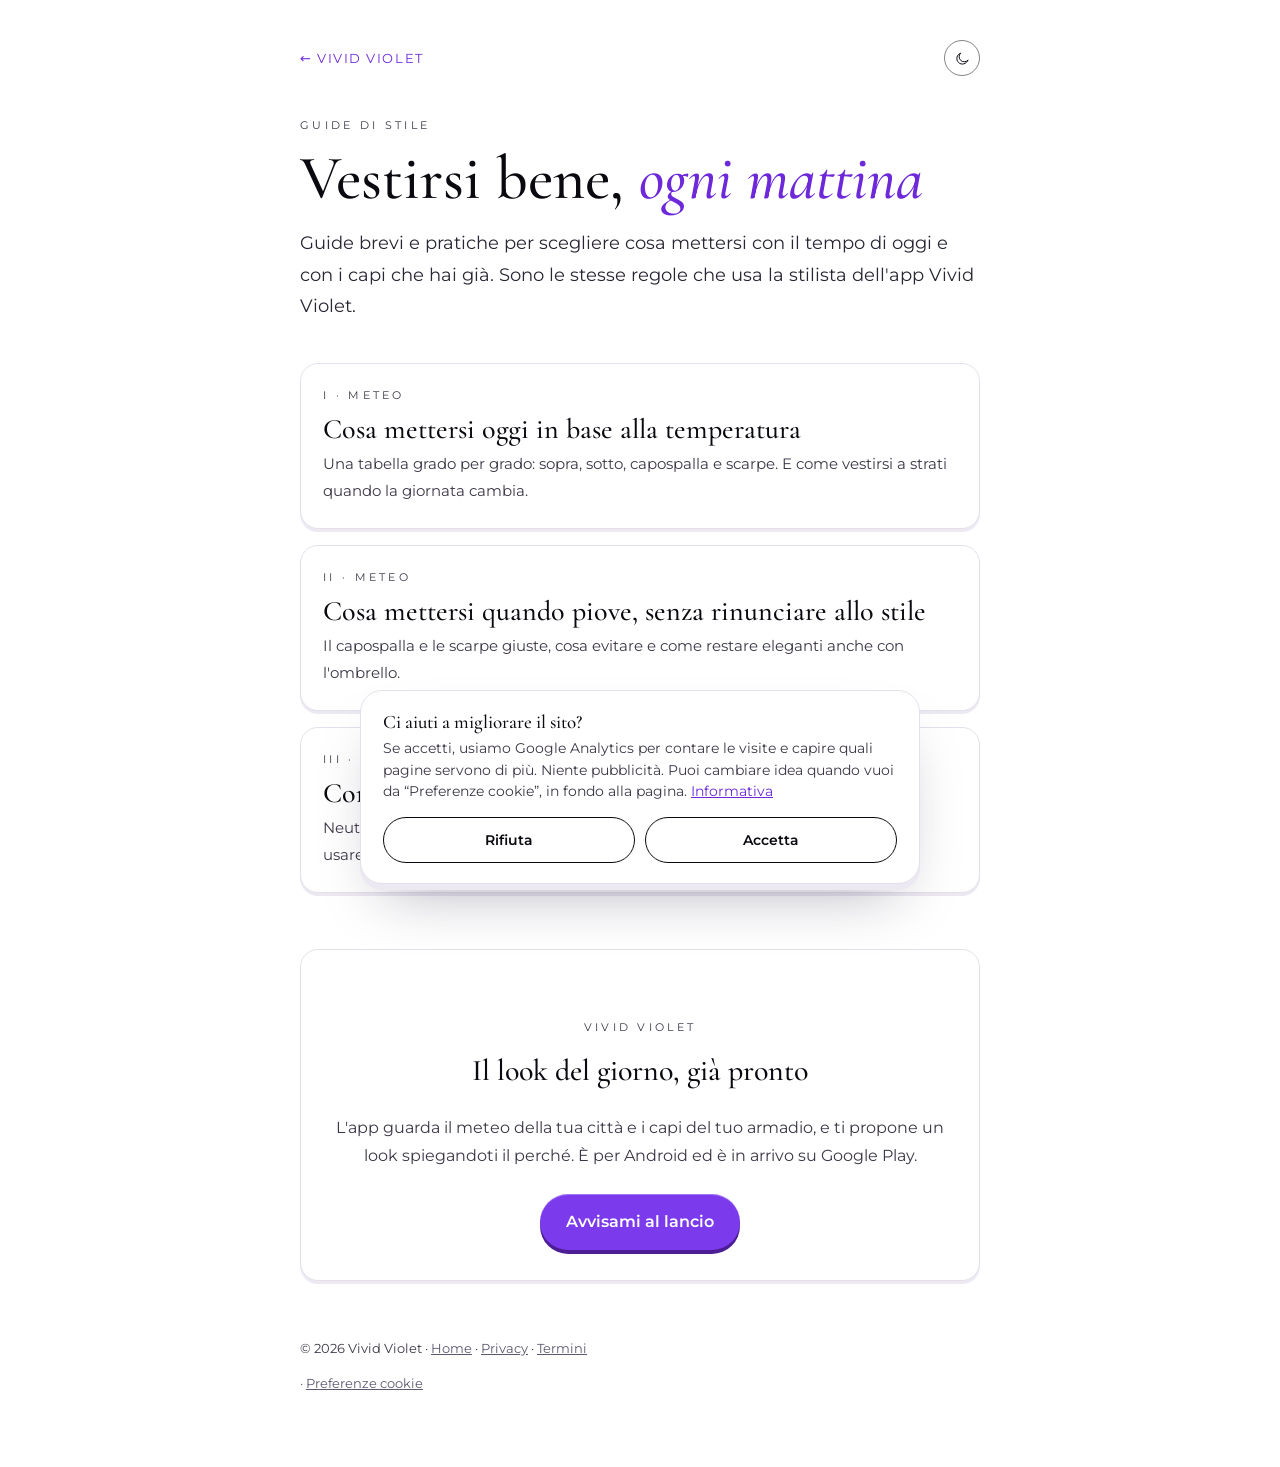
<file: guide/index.html>
<!DOCTYPE html>
<html lang="it">
<head>
<meta charset="utf-8">
<meta name="viewport" content="width=device-width, initial-scale=1">
<meta http-equiv="Content-Security-Policy" content="default-src 'self'; script-src 'self' https://www.googletagmanager.com; style-src 'self' 'unsafe-inline'; img-src 'self' data: https://*.google-analytics.com https://*.googletagmanager.com; font-src 'self'; connect-src 'self' https://*.google-analytics.com https://*.analytics.google.com https://*.googletagmanager.com; form-action 'self'; base-uri 'self'; object-src 'none'; upgrade-insecure-requests">
<meta name="referrer" content="strict-origin-when-cross-origin">
<title>Guide di stile: cosa mettersi ogni giorno | Vivid Violet</title>
<meta name="description" content="Guide pratiche di Vivid Violet per vestirsi bene ogni giorno: cosa mettersi in base alla temperatura, quando piove e come abbinare i colori dei vestiti.">
<link rel="icon" type="image/png" href="../favicon.png">
<link rel="canonical" href="https://vividviolet.it/guide/">
<meta name="theme-color" content="#0B0910">
<!-- Modalità giorno/notte: si decide prima di disegnare la pagina (niente lampo) -->
<script src="/tema.js?v=1"></script>
<script src="/consenso.js?v=1" defer></script>
<meta property="og:type" content="website">
<meta property="og:locale" content="it_IT">
<meta property="og:site_name" content="Vivid Violet">
<meta property="og:title" content="Guide di stile · Vivid Violet">
<meta property="og:description" content="Guide pratiche per vestirsi bene ogni giorno, con il meteo e i capi che hai già.">
<meta property="og:url" content="https://vividviolet.it/guide/">
<meta property="og:image" content="https://vividviolet.it/anteprima.png?v=3">
<link rel="preload" href="../fonts/cormorant-garamond-latin-500-normal.woff2" as="font" type="font/woff2" crossorigin>
<link rel="stylesheet" href="stile.css?v=4">
<script type="application/ld+json">
{
  "@context": "https://schema.org",
  "@graph": [
    {
      "@type": "CollectionPage",
      "name": "Guide di stile",
      "url": "https://vividviolet.it/guide/",
      "inLanguage": "it-IT",
      "isPartOf": {
        "@id": "https://vividviolet.it/#sito"
      },
      "mainEntity": {
        "@type": "ItemList",
        "itemListElement": [
          {
            "@type": "ListItem",
            "position": 1,
            "url": "https://vividviolet.it/guide/cosa-mettersi-in-base-alla-temperatura.html",
            "name": "Cosa mettersi oggi in base alla temperatura"
          },
          {
            "@type": "ListItem",
            "position": 2,
            "url": "https://vividviolet.it/guide/cosa-mettersi-quando-piove.html",
            "name": "Cosa mettersi quando piove, senza rinunciare allo stile"
          },
          {
            "@type": "ListItem",
            "position": 3,
            "url": "https://vividviolet.it/guide/come-abbinare-i-colori-dei-vestiti.html",
            "name": "Come abbinare i colori dei vestiti"
          }
        ]
      }
    },
    {
      "@type": "BreadcrumbList",
      "itemListElement": [
        {
          "@type": "ListItem",
          "position": 1,
          "name": "Vivid Violet",
          "item": "https://vividviolet.it/"
        },
        {
          "@type": "ListItem",
          "position": 2,
          "name": "Guide",
          "item": "https://vividviolet.it/guide/"
        }
      ]
    }
  ]
}
</script>
</head>
<body>
<a class="salta" href="#contenuto">Vai al contenuto</a>
<main id="contenuto" tabindex="-1">
  <div class="cima">
  <a class="indietro" href="/">← Vivid Violet</a>
  <button class="tema" type="button" hidden aria-label="Passa alla modalità giorno">
    <svg class="sole" viewBox="0 0 24 24" aria-hidden="true" focusable="false"><circle cx="12" cy="12" r="4.2"/><path d="M12 2.6v2.2M12 19.2v2.2M2.6 12h2.2M19.2 12h2.2M5.4 5.4l1.5 1.5M17.1 17.1l1.5 1.5M5.4 18.6l1.5-1.5M17.1 6.9l1.5-1.5"/></svg>
    <svg class="luna" viewBox="0 0 24 24" aria-hidden="true" focusable="false"><path d="M19.6 14.6A8 8 0 1 1 9.4 4.4a6.4 6.4 0 0 0 10.2 10.2Z"/></svg>
  </button>
  </div>

  <p class="kicker">Guide di stile</p>
  <h1>Vestirsi bene, <em>ogni mattina</em></h1>
  <p class="apertura">Guide brevi e pratiche per scegliere cosa mettersi con il tempo di oggi e con i capi che hai già. Sono le stesse regole che usa la stilista dell'app Vivid Violet.</p>

  <ol class="elenco">
    <li>
      <a href="cosa-mettersi-in-base-alla-temperatura.html">
        <span class="num">I · Meteo</span>
        <span class="titolo">Cosa mettersi oggi in base alla temperatura</span>
        <span class="riassunto">Una tabella grado per grado: sopra, sotto, capospalla e scarpe. E come vestirsi a strati quando la giornata cambia.</span>
      </a>
    </li>
    <li>
      <a href="cosa-mettersi-quando-piove.html">
        <span class="num">II · Meteo</span>
        <span class="titolo">Cosa mettersi quando piove, senza rinunciare allo stile</span>
        <span class="riassunto">Il capospalla e le scarpe giuste, cosa evitare e come restare eleganti anche con l'ombrello.</span>
      </a>
    </li>
    <li>
      <a href="come-abbinare-i-colori-dei-vestiti.html">
        <span class="num">III · Stile</span>
        <span class="titolo">Come abbinare i colori dei vestiti</span>
        <span class="riassunto">Neutri, colori di base e un solo colore forte: le coppie che stanno bene e quelle da usare con cautela.</span>
      </a>
    </li>
  </ol>

  <aside class="riquadro invito">
    <p class="kicker" translate="no">Vivid Violet</p>
    <h3>Il look del giorno, già pronto</h3>
    <p>L'app guarda il meteo della tua città e i capi del tuo armadio, e ti propone un look spiegandoti il perché. È per Android ed è in arrivo su Google Play.</p>
    <a class="pulsante" href="/#avvisami">Avvisami al lancio</a>
  </aside>

  <footer>
    <p>© 2026 <span translate="no">Vivid Violet</span> · <a href="/">Home</a> · <a href="../privacy.html">Privacy</a> · <a href="../termini.html">Termini</a></p>
  </footer>
</main>
</body>
</html>
</file>
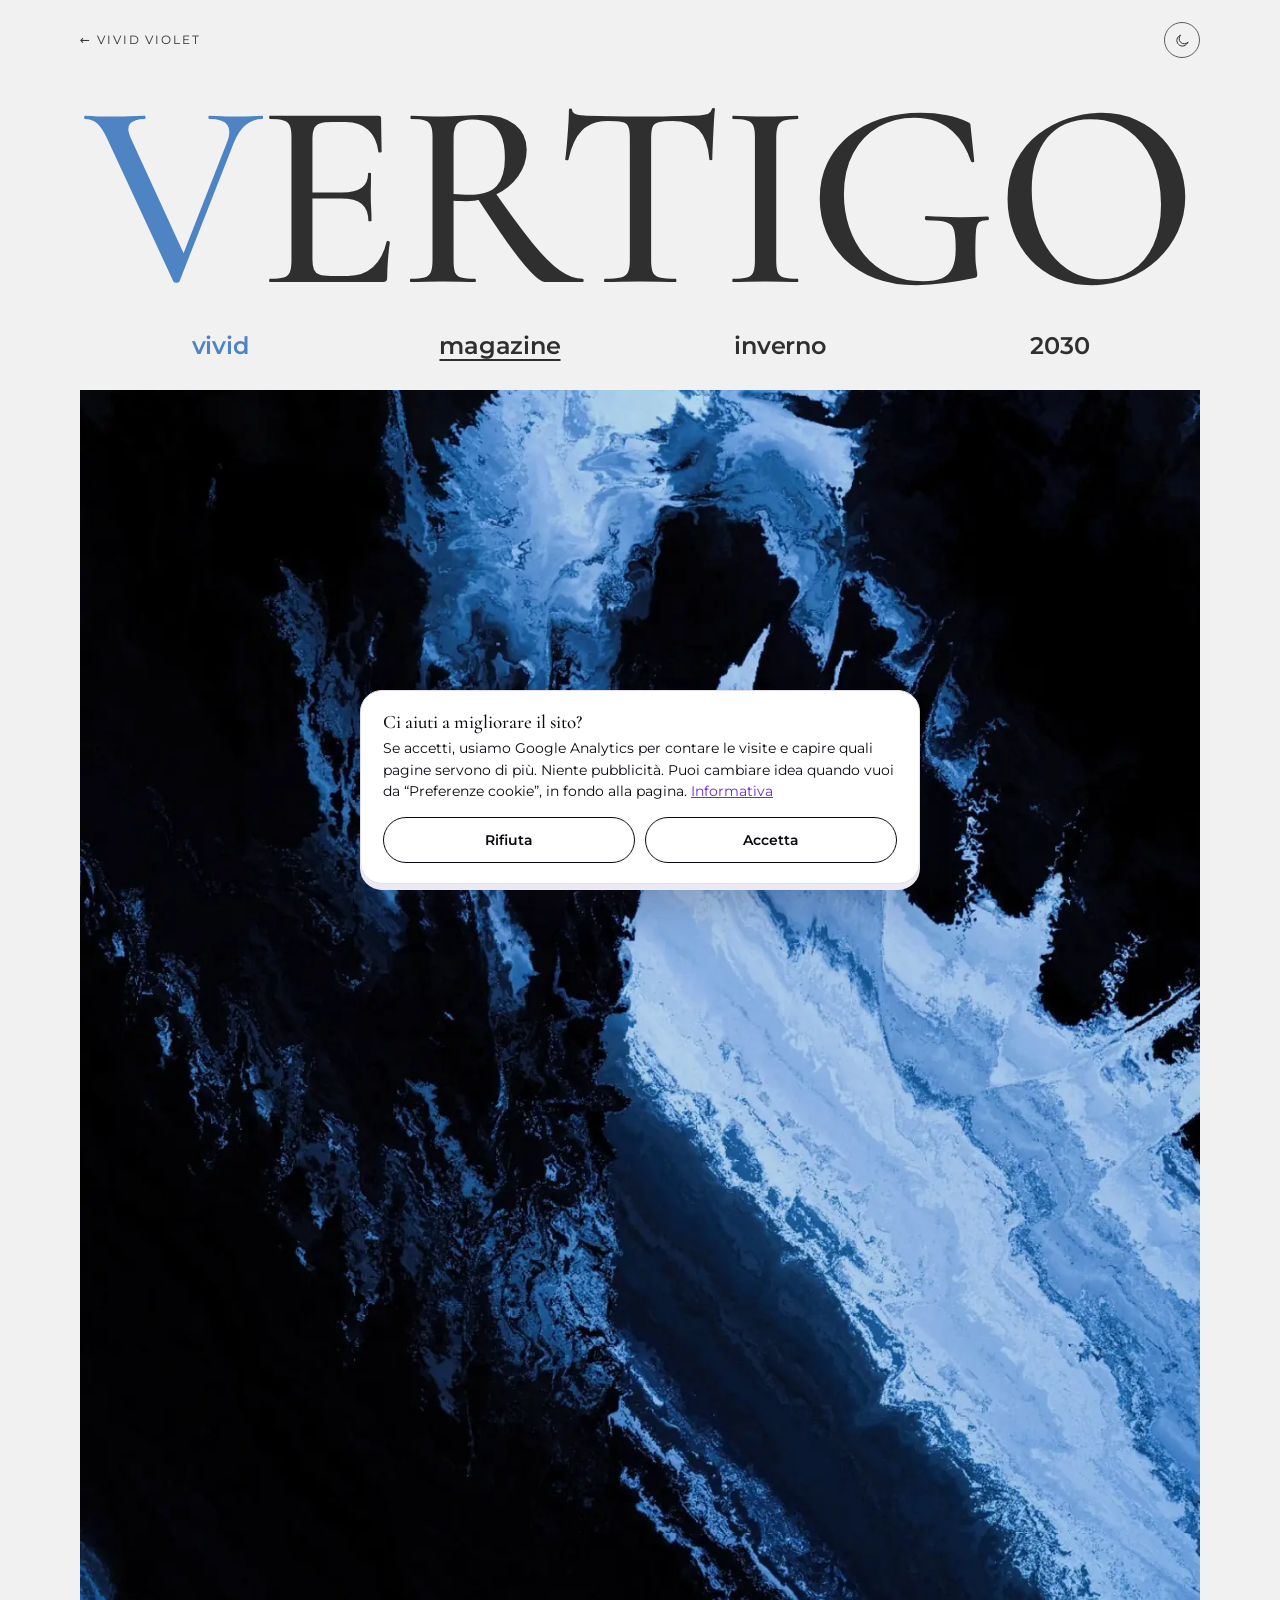
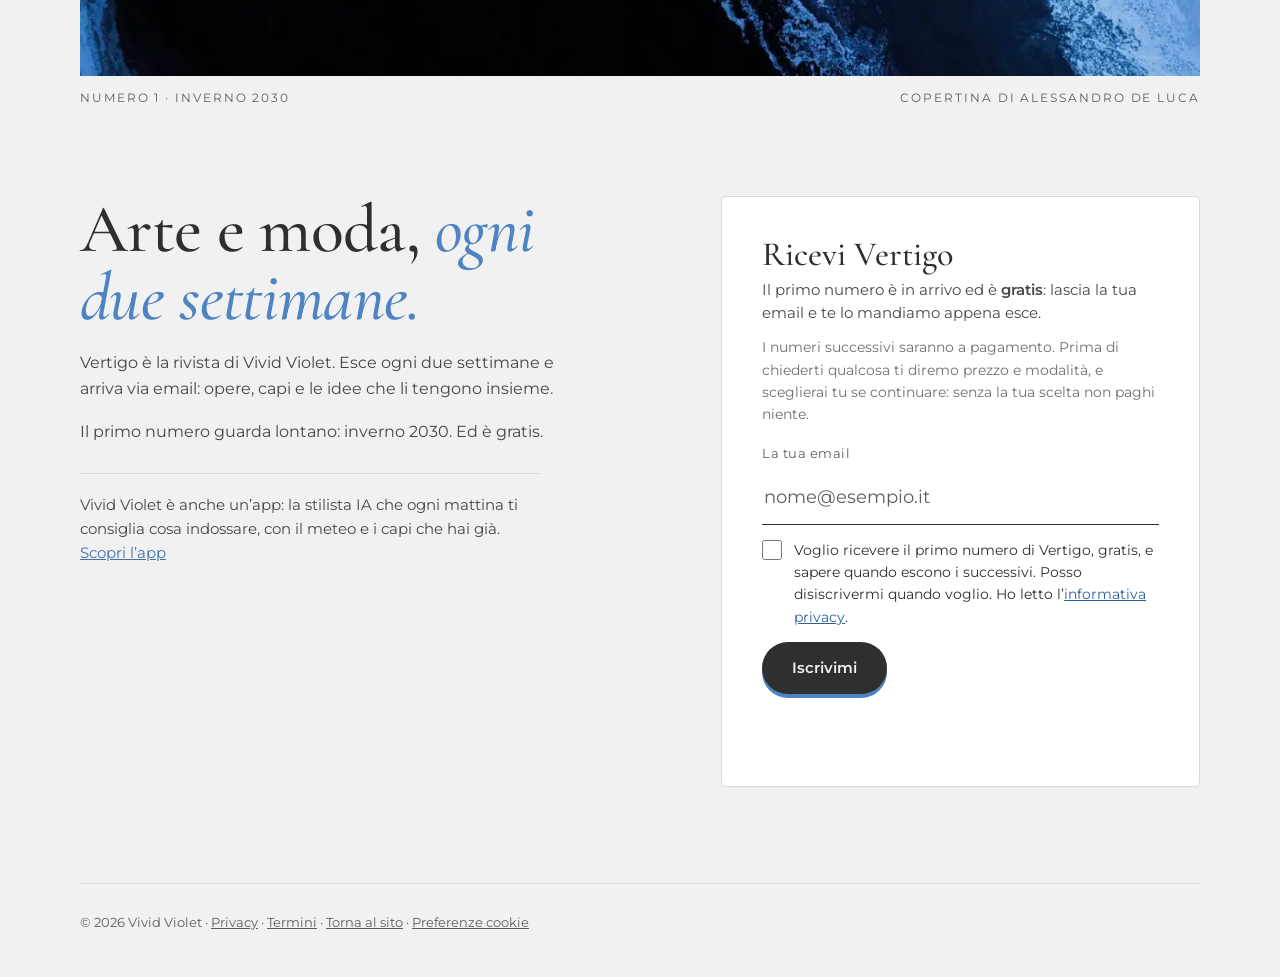
<file: vertigo/index.html>
<!DOCTYPE html>
<html lang="it">
<head>
<meta charset="utf-8">
<meta name="viewport" content="width=device-width, initial-scale=1">
<meta http-equiv="Content-Security-Policy" content="default-src 'self'; script-src 'self' https://www.googletagmanager.com; style-src 'self' 'unsafe-inline'; img-src 'self' data: https://*.google-analytics.com https://*.googletagmanager.com; font-src 'self'; connect-src 'self' https://uuwzkvhpurxhmwomjzbr.supabase.co https://*.google-analytics.com https://*.analytics.google.com https://*.googletagmanager.com; form-action 'self'; base-uri 'self'; object-src 'none'; upgrade-insecure-requests">
<meta name="referrer" content="strict-origin-when-cross-origin">
<title>Vertigo · la rivista di arte e moda di Vivid Violet</title>
<meta name="description" content="Vertigo è la rivista di Vivid Violet su arte e moda: esce ogni due settimane via email. Il primo numero, inverno 2030, è gratis.">
<link rel="canonical" href="https://vividviolet.it/vertigo/">
<link rel="icon" type="image/png" href="/favicon.png">
<meta name="theme-color" content="#0B0910">
<!-- Modalità giorno/notte: si decide prima di disegnare la pagina (niente lampo) -->
<script src="/tema.js?v=1"></script>
<script src="/consenso.js?v=1" defer></script>
<meta property="og:type" content="website">
<meta property="og:site_name" content="Vivid Violet">
<meta property="og:locale" content="it_IT">
<meta property="og:url" content="https://vividviolet.it/vertigo/">
<meta property="og:title" content="Vertigo · arte e moda, ogni due settimane">
<meta property="og:description" content="La rivista di Vivid Violet su arte e moda. Il primo numero, inverno 2030, è gratis.">
<link rel="preload" href="/fonts/cormorant-garamond-latin-500-normal.woff2" as="font" type="font/woff2" crossorigin>
<style>
  @font-face { font-family: "Cormorant Garamond"; src: url("/fonts/cormorant-garamond-latin-500-normal.woff2") format("woff2"); font-weight: 500; font-style: normal; font-display: swap; }
  @font-face { font-family: "Cormorant Garamond"; src: url("/fonts/cormorant-garamond-latin-500-italic.woff2") format("woff2"); font-weight: 500; font-style: italic; font-display: swap; }
  @font-face { font-family: "Montserrat"; src: url("/fonts/montserrat-latin-400-normal.woff2") format("woff2"); font-weight: 400; font-display: swap; }
  @font-face { font-family: "Montserrat"; src: url("/fonts/montserrat-latin-600-normal.woff2") format("woff2"); font-weight: 600; font-display: swap; }

  /* Vertigo ha i colori del suo numero: il blu della copertina "inverno 2030".
     Di notte: inchiostro nero e carta chiara; di giorno: la carta grigia della copertina. */
  :root {
    color-scheme: dark;
    --carta: #07060A;
    --inchiostro: #F1F1F1;
    --tenue: #A9A9B2;
    --blu: #6F9BD6;          /* la V e le parole in blu */
    --blu-testo: #8DB2E3;    /* link e testo piccolo in blu, leggibile sul nero */
    --filo: #26252B;
    --riquadro: #0F0E13;
    --serif: "Cormorant Garamond", "Iowan Old Style", Georgia, serif;
    --sans: "Montserrat", system-ui, -apple-system, "Segoe UI", sans-serif;
  }
  html[data-tema="giorno"] {
    color-scheme: light;
    --carta: #F1F1F1;
    --inchiostro: #2F2F2F;
    --tenue: #5C5C63;
    --blu: #4F84C4;
    --blu-testo: #2F609E;
    --filo: #D9D9DC;
    --riquadro: #FFFFFF;
  }
  * { box-sizing: border-box; }
  html, body { margin: 0; }
  body { background: var(--carta); color: var(--inchiostro); font-family: var(--sans); font-size: 16px; line-height: 1.65; -webkit-font-smoothing: antialiased; }
  a { color: var(--blu-testo); }
  a:focus-visible, button:focus-visible, input:focus-visible { outline: 2px solid var(--blu-testo); outline-offset: 3px; }
  a, button, label, input { touch-action: manipulation; -webkit-tap-highlight-color: transparent; }
  .salta { position: absolute; z-index: 50; left: 16px; top: -80px; padding: 10px 18px; border-radius: 999px; background: var(--riquadro); border: 1px solid var(--inchiostro); color: var(--inchiostro); font-size: 14px; font-weight: 600; text-decoration: none; }
  .salta:focus { top: 16px; }
  main:focus { outline: none; }
  img { display: block; max-width: 100%; }
  .pagina { max-width: 1160px; margin: 0 auto; padding: 0 20px; }

  .cima { display: flex; justify-content: space-between; align-items: center; gap: 16px; padding: 22px 0; }
  .indietro { font-size: 12px; letter-spacing: .16em; text-transform: uppercase; text-decoration: none; color: var(--inchiostro); }
  .tema { display: inline-grid; place-items: center; flex: none; width: 36px; height: 36px; padding: 0; border-radius: 50%; border: 1px solid var(--tenue); background: transparent; color: var(--inchiostro); cursor: pointer; transition: border-color .2s; }
  .tema[hidden] { display: none; }
  .tema:hover { border-color: var(--blu); }
  .tema svg { width: 17px; height: 17px; fill: none; stroke: currentColor; stroke-width: 1.4; stroke-linecap: round; stroke-linejoin: round; }
  .tema .luna { display: none; }
  html[data-tema="giorno"] .tema .sole { display: none; }
  html[data-tema="giorno"] .tema .luna { display: block; }

  /* --- La testata, come sulla copertina --- */
  .testata { padding: 8px 0 0; overflow: hidden; }
  /* la parola occupa tutta la larghezza, come sulla copertina (larga circa 4,2 volte la sua altezza) */
  h1 { margin: 0; font: 500 min(calc((100vw - 40px) / 4.2), 266px)/.82 var(--serif); text-transform: uppercase; letter-spacing: -.012em; white-space: nowrap; text-align: center; }
  h1 .v { color: var(--blu); }
  .riga { display: grid; grid-template-columns: repeat(4, 1fr); margin: 28px 0 32px; padding: 0; list-style: none; text-align: center; font: 600 clamp(14px, 2.1vw, 24px)/1 var(--sans); letter-spacing: -.01em; }
  .riga .blu { color: var(--blu); }
  .riga .sotto { text-decoration: underline; text-decoration-thickness: 2px; text-underline-offset: 5px; }

  /* --- L'opera: mentre scorri sprofonda dentro la cornice (l'effetto "vertigine" del cinema) --- */
  .opera { margin: 0; }
  .opera .cornice { overflow: hidden; aspect-ratio: 1316 / 1511; margin: 0 auto; background: #0A1424; }
  .opera img { width: 100%; height: 100%; object-fit: cover; transform-origin: 62% 58%; }
  .opera figcaption { display: flex; justify-content: space-between; gap: 16px; margin-top: 12px; font-size: 12px; letter-spacing: .16em; text-transform: uppercase; color: var(--tenue); }

  /* --- Testo e iscrizione --- */
  .colonne { display: grid; grid-template-columns: 1.1fr .9fr; gap: 56px; padding: 88px 0 96px; align-items: start; }
  h2 { margin: 0 0 18px; font: 500 clamp(40px, 5.6vw, 68px)/1 var(--serif); letter-spacing: -.01em; text-wrap: balance; }
  h2 em { color: var(--blu); }
  .colonne p { margin: 0 0 16px; max-width: 46ch; color: var(--inchiostro); opacity: .88; }
  .app { margin-top: 28px !important; padding-top: 20px; border-top: 1px solid var(--filo); font-size: 14.5px; }
  .iscrizione { padding: clamp(26px, 4vw, 40px); background: var(--riquadro); border: 1px solid var(--filo); border-radius: 4px; }
  .iscrizione h3 { margin: 0 0 6px; font: 500 34px/1.05 var(--serif); }
  .iscrizione > p { font-size: 14.5px; }
  .iscrizione > p.dopo { margin-top: -6px; color: var(--tenue); font-size: 13.5px; }
  .iscrizione strong { font-weight: 600; }
  form { display: grid; gap: 14px; margin-top: 18px; }
  label.campo { display: grid; gap: 6px; font-size: 13px; letter-spacing: .04em; color: var(--tenue); }
  input[type="email"] { min-height: 54px; border-radius: 0; border: 0; border-bottom: 1.5px solid var(--inchiostro); background: transparent; color: var(--inchiostro); font: 400 18px var(--sans); padding: 0 2px; }
  input[type="email"]::placeholder { color: var(--tenue); opacity: 1; }
  .consenso { display: grid; grid-template-columns: 22px 1fr; gap: 10px; font-size: 13.5px; align-items: start; }
  .consenso input { width: 20px; height: 20px; margin: 1px 0 0; accent-color: var(--blu); }
  .trappola { position: absolute; left: -10000px; width: 1px; height: 1px; overflow: hidden; }
  .iscriviti { justify-self: start; min-height: 52px; padding: 0 30px; border: 0; border-radius: 999px; background: var(--inchiostro); color: var(--carta); font: 600 15px var(--sans); cursor: pointer; box-shadow: 0 4px 0 var(--blu); transition: transform .15s ease, box-shadow .15s ease; }
  .iscriviti:hover { transform: translateY(-1px); box-shadow: 0 5px 0 var(--blu); }
  .iscriviti:active { transform: translateY(3px); box-shadow: 0 1px 0 var(--blu); }
  .iscriviti:disabled { opacity: .6; cursor: progress; transform: none; }
  .esito { min-height: 22px; margin: 0; font-size: 14px; }
  .esito.ok { color: var(--blu-testo); }
  .esito.errore { color: #E5484D; }
  html[data-tema="giorno"] .esito.errore { color: #B91C1C; }

  footer { padding: 28px 0 44px; border-top: 1px solid var(--filo); color: var(--tenue); font-size: 13px; }
  footer a { color: var(--tenue); }

  @media (max-width: 820px) {
    .colonne { grid-template-columns: 1fr; gap: 36px; padding: 64px 0 72px; }
  }

  /* Animazioni: solo senza "riduci animazioni" */
  @media (prefers-reduced-motion: no-preference) {
    /* la testata arriva larga e si stringe, come uno zoom che "tira" */
    h1 { animation: stringi 1.6s cubic-bezier(.2,.7,.2,1) both; }
    @keyframes stringi { from { letter-spacing: .14em; opacity: 0; } }
    /* l'opera sprofonda mentre attraversa lo schermo (browser che lo supportano) */
    @supports (animation-timeline: view()) {
      .opera img { animation: sprofonda linear both; animation-timeline: view(); animation-range: cover 0% cover 100%; }
      @keyframes sprofonda { from { transform: scale(1.32) rotate(-1.5deg); } to { transform: scale(1) rotate(0deg); } }
    }
    .iscriviti { transition: transform .15s ease, box-shadow .15s ease; }
  }
</style>
</head>
<body>
<a class="salta" href="#contenuto">Vai al contenuto</a>
<div class="pagina">
  <div class="cima">
    <a class="indietro" href="/">← <span translate="no">Vivid Violet</span></a>
    <button class="tema" type="button" hidden aria-label="Passa alla modalità giorno">
      <svg class="sole" viewBox="0 0 24 24" aria-hidden="true" focusable="false"><circle cx="12" cy="12" r="4.2"/><path d="M12 2.6v2.2M12 19.2v2.2M2.6 12h2.2M19.2 12h2.2M5.4 5.4l1.5 1.5M17.1 17.1l1.5 1.5M5.4 18.6l1.5-1.5M17.1 6.9l1.5-1.5"/></svg>
      <svg class="luna" viewBox="0 0 24 24" aria-hidden="true" focusable="false"><path d="M19.6 14.6A8 8 0 1 1 9.4 4.4a6.4 6.4 0 0 0 10.2 10.2Z"/></svg>
    </button>
  </div>

  <main id="contenuto" tabindex="-1">
    <header class="testata">
      <h1 translate="no"><span class="v">V</span>ertigo</h1>
      <ul class="riga" aria-label="Il numero">
        <li class="blu" translate="no">vivid</li>
        <li class="sotto">magazine</li>
        <li>inverno</li>
        <li>2030</li>
      </ul>
    </header>

    <figure class="opera">
      <div class="cornice">
        <img src="/img/vertigo/inverno-2030-1000.webp?v=1" srcset="/img/vertigo/inverno-2030-600.webp?v=1 600w, /img/vertigo/inverno-2030-1000.webp?v=1 1000w, /img/vertigo/inverno-2030-1300.webp?v=1 1300w" sizes="(max-width: 1160px) calc(100vw - 40px), 1120px" width="1316" height="1511" alt="L’opera di copertina del numero d’inverno 2030: onde di blu e azzurro che si spezzano sul nero" fetchpriority="high">
      </div>
      <figcaption><span>Numero 1 · inverno 2030</span><span>Copertina di <span translate="no">Alessandro De Luca</span></span></figcaption>
    </figure>

    <div class="colonne">
      <section aria-labelledby="titolo-cos">
        <h2 id="titolo-cos">Arte e moda, <em>ogni due settimane.</em></h2>
        <p><span translate="no">Vertigo</span> è la rivista di <span translate="no">Vivid Violet</span>. Esce ogni due settimane e arriva via email: opere, capi e le idee che li tengono insieme.</p>
        <p>Il primo numero guarda lontano: inverno 2030. Ed è gratis.</p>
        <p class="app"><span translate="no">Vivid Violet</span> è anche un’app: la stilista IA che ogni mattina ti consiglia cosa indossare, con il meteo e i capi che hai già. <a href="/">Scopri l’app</a></p>
      </section>

      <section class="iscrizione" id="iscriviti" aria-labelledby="titolo-iscriviti">
        <h3 id="titolo-iscriviti">Ricevi <span translate="no">Vertigo</span></h3>
        <p>Il primo numero è in arrivo ed è <strong>gratis</strong>: lascia la tua email e te lo mandiamo appena esce.</p>
        <p class="dopo">I numeri successivi saranno a pagamento. Prima di chiederti qualcosa ti diremo prezzo e modalità, e sceglierai tu se continuare: senza la tua scelta non paghi niente.</p>
        <!-- method="post": se JavaScript manca, l’email non finisce mai nell’indirizzo della pagina -->
        <form id="modulo" method="post" novalidate>
          <label class="campo" for="email">La tua email
            <input id="email" name="email" type="email" autocomplete="email" spellcheck="false" autocapitalize="off" required maxlength="254" placeholder="nome@esempio.it">
          </label>
          <div class="trappola" aria-hidden="true">
            <label for="sito_web">Lascia vuoto</label>
            <input id="sito_web" name="sito_web" type="text" tabindex="-1" autocomplete="off">
          </div>
          <label class="consenso" for="consenso">
            <input id="consenso" name="consenso" type="checkbox" required>
            <span>Voglio ricevere il primo numero di <span translate="no">Vertigo</span>, gratis, e sapere quando escono i successivi. Posso disiscrivermi quando voglio. Ho letto l’<a href="/privacy.html#vertigo">informativa privacy</a>.</span>
          </label>
          <button class="iscriviti" type="submit" id="invia">Iscrivimi</button>
          <p class="esito" id="esito" role="status" aria-live="polite"></p>
        </form>
      </section>
    </div>
  </main>

  <footer>© 2026 <span translate="no">Vivid Violet</span> · <a href="/privacy.html">Privacy</a> · <a href="/termini.html">Termini</a> · <a href="/">Torna al sito</a></footer>
</div>
<script src="/vertigo.js?v=2"></script>
</body>
</html>
</file>
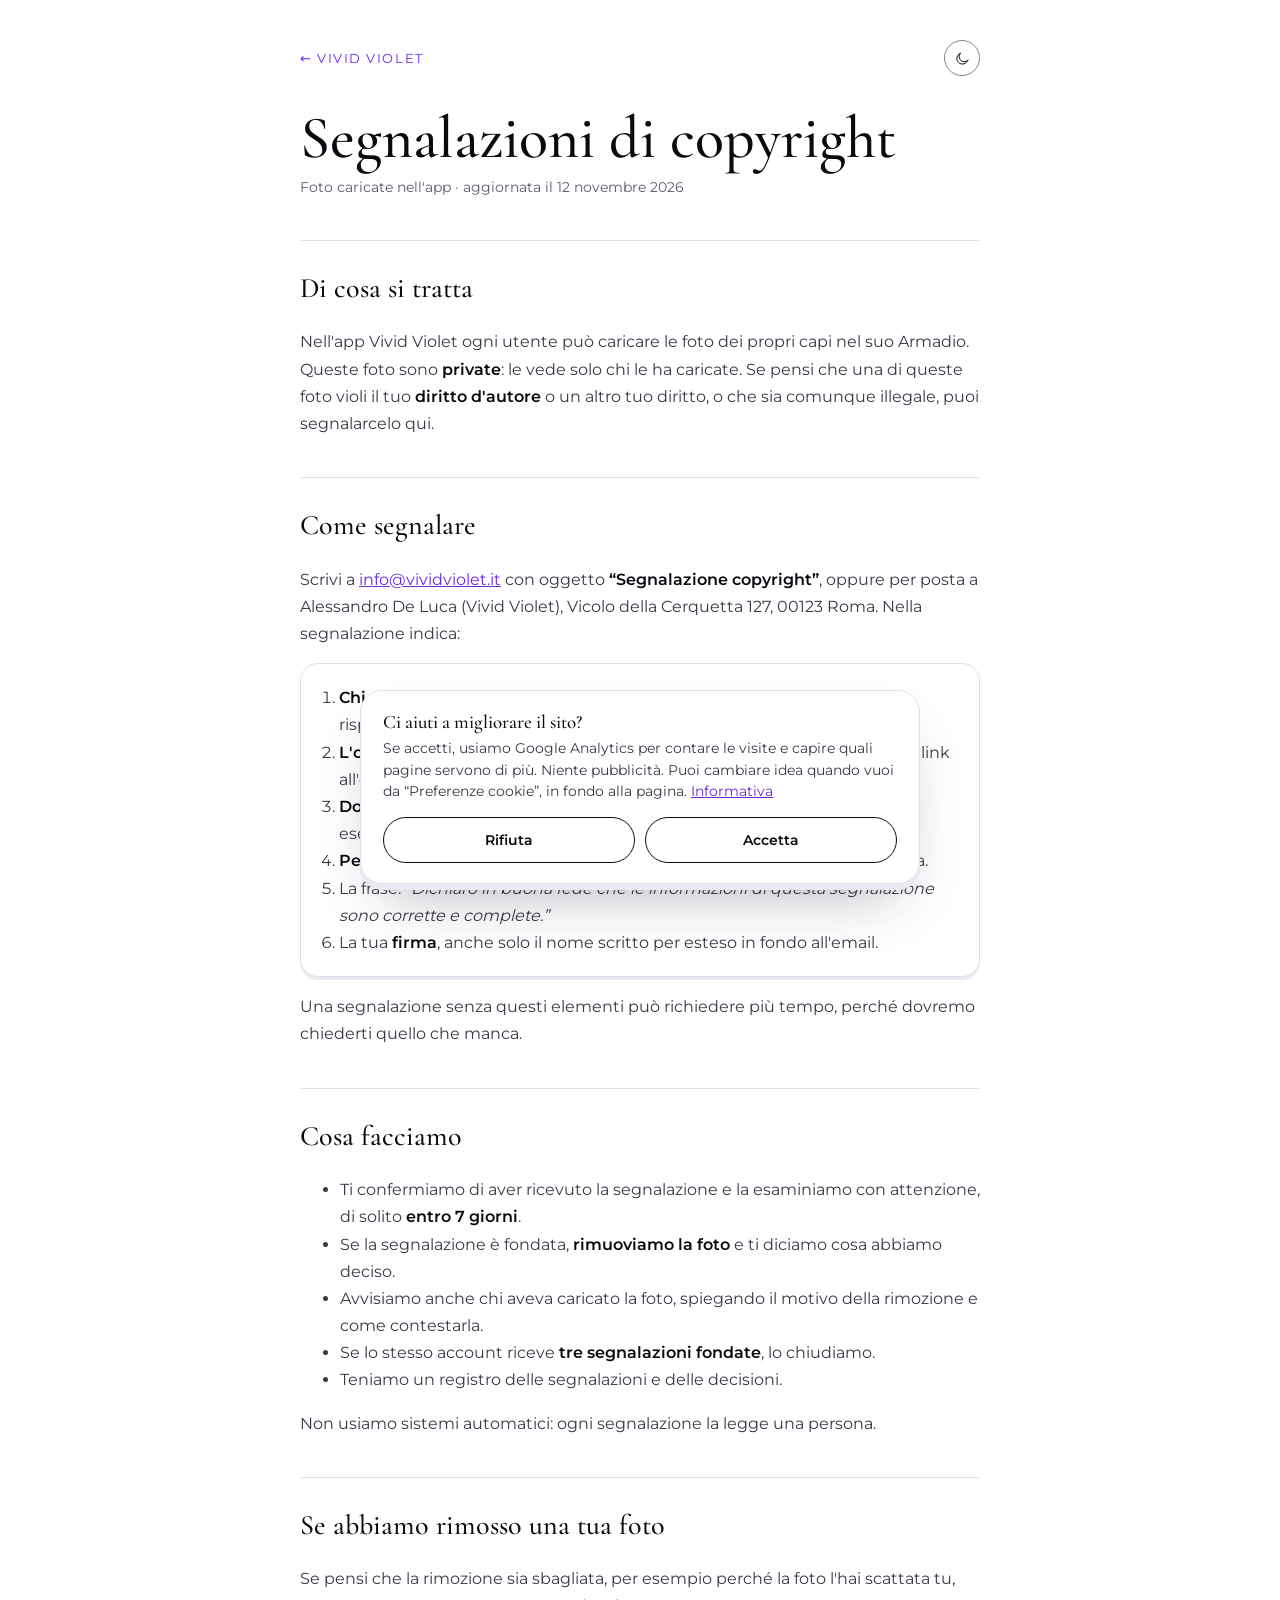
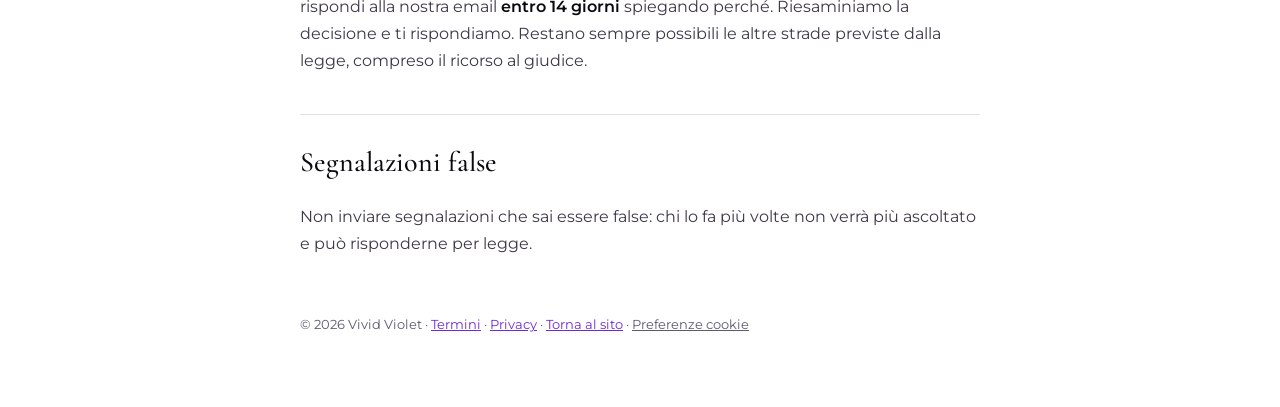
<file: copyright.html>
<!DOCTYPE html>
<html lang="it">
<head>
<meta charset="utf-8">
<meta name="viewport" content="width=device-width, initial-scale=1">
<meta http-equiv="Content-Security-Policy" content="default-src 'self'; script-src 'self' https://www.googletagmanager.com; style-src 'self' 'unsafe-inline'; img-src 'self' data: https://*.google-analytics.com https://*.googletagmanager.com; font-src 'self'; connect-src 'self' https://*.google-analytics.com https://*.analytics.google.com https://*.googletagmanager.com; form-action 'self'; base-uri 'self'; object-src 'none'; upgrade-insecure-requests">
<meta name="referrer" content="strict-origin-when-cross-origin">
<title>Segnalazioni di copyright · Vivid Violet</title>
<meta name="description" content="Come segnalare a Vivid Violet una foto che viola il diritto d'autore o altri diritti, e come contestare una rimozione.">
<link rel="icon" type="image/png" href="favicon.png">
<link rel="canonical" href="https://vividviolet.it/copyright.html">
<meta name="theme-color" content="#0B0910">
<!-- Modalità giorno/notte: si decide prima di disegnare la pagina (niente lampo) -->
<script src="/tema.js?v=1"></script>
<script src="/consenso.js?v=1" defer></script>
<style>
  @font-face { font-family: "Cormorant Garamond"; src: url("fonts/cormorant-garamond-latin-500-normal.woff2") format("woff2"); font-weight: 500; font-display: swap; }
  @font-face { font-family: "Montserrat"; src: url("fonts/montserrat-latin-400-normal.woff2") format("woff2"); font-weight: 400; font-display: swap; }
  @font-face { font-family: "Montserrat"; src: url("fonts/montserrat-latin-600-normal.woff2") format("woff2"); font-weight: 600; font-display: swap; }
  :root { color-scheme: dark; }
  * { box-sizing: border-box; }
  body { margin: 0; background: #07060A; color: #F6F4FA; font-family: "Montserrat", system-ui, sans-serif; line-height: 1.7; -webkit-font-smoothing: antialiased; }
  main { max-width: 720px; margin: 0 auto; padding: 40px 20px 72px; }
  a { color: #A78BFA; }
  .indietro { font-size: 13px; letter-spacing: .12em; text-transform: uppercase; text-decoration: none; }
  h1 { font-family: "Cormorant Garamond", Georgia, serif; font-weight: 500; font-size: clamp(40px, 7vw, 60px); line-height: 1; margin: 32px 0 8px; }
  h2 { font-family: "Cormorant Garamond", Georgia, serif; font-weight: 500; font-size: 28px; margin: 40px 0 8px; padding-top: 24px; border-top: 1px solid #2E2742; }
  p, li { color: #D9D4E4; }
  .data { color: #ABA4BC; font-size: 14px; margin: 0; }
  strong { color: #F6F4FA; font-weight: 600; }
  .riquadro { border: 1px solid #2E2742; border-top-color: #4A3F66; border-radius: 18px; padding: 4px 20px; background: #120F19; }
  .riquadro ul, .riquadro ol { padding-left: 18px; }
  footer { margin-top: 56px; color: #ABA4BC; font-size: 13px; }
  .cima { display: flex; justify-content: space-between; align-items: center; gap: 16px; }
  /* Pulsante sole/luna (compare solo con JavaScript attivo) */
  .tema { display: inline-grid; place-items: center; flex: none; width: 36px; height: 36px; padding: 0; border-radius: 50%; border: 1px solid rgba(200,202,210,.45); background: transparent; color: #C8CAD2; cursor: pointer; transition: color .2s, border-color .2s; }
  .tema[hidden] { display: none; }
  .tema:hover { color: #F6F4FA; border-color: #A78BFA; }
  .tema:focus-visible { outline: 2px solid #C8CAD2; outline-offset: 3px; }
  .tema svg { width: 17px; height: 17px; fill: none; stroke: currentColor; stroke-width: 1.4; stroke-linecap: round; stroke-linejoin: round; }
  .tema .luna { display: none; }
  html[data-tema="giorno"] .tema .sole { display: none; }
  html[data-tema="giorno"] .tema .luna { display: block; }
  html[data-tema="giorno"] .tema { color: #0B0910; border-color: rgba(11,9,16,.5); }
  html[data-tema="giorno"] .tema:hover { border-color: #6D28D9; }
  html[data-tema="giorno"] .tema:focus-visible { outline-color: #3D3747; }
  /* Modalità giorno: bianco come colore principale, nero e viola scuro nei dettagli */
  html[data-tema="giorno"] { color-scheme: light; }
  html[data-tema="giorno"] body { background: #FFFFFF; color: #0B0910; }
  html[data-tema="giorno"] a { color: #6D28D9; }
  html[data-tema="giorno"] h2 { border-top-color: #E4E0EB; }
  html[data-tema="giorno"] p, html[data-tema="giorno"] li { color: #3D3747; }
  html[data-tema="giorno"] .data, html[data-tema="giorno"] footer { color: #5E5870; }
  html[data-tema="giorno"] strong { color: #0B0910; }
  html[data-tema="giorno"] .riquadro { background: #FFFFFF; border-color: #E4E0EB; box-shadow: 0 3px 0 #ECE9F2; }
</style>
</head>
<body>
<main>
  <div class="cima">
  <a class="indietro" href="/">← Vivid Violet</a>
  <button class="tema" type="button" hidden aria-label="Passa alla modalità giorno">
    <svg class="sole" viewBox="0 0 24 24" aria-hidden="true" focusable="false"><circle cx="12" cy="12" r="4.2"/><path d="M12 2.6v2.2M12 19.2v2.2M2.6 12h2.2M19.2 12h2.2M5.4 5.4l1.5 1.5M17.1 17.1l1.5 1.5M5.4 18.6l1.5-1.5M17.1 6.9l1.5-1.5"/></svg>
    <svg class="luna" viewBox="0 0 24 24" aria-hidden="true" focusable="false"><path d="M19.6 14.6A8 8 0 1 1 9.4 4.4a6.4 6.4 0 0 0 10.2 10.2Z"/></svg>
  </button>
  </div>
  <h1>Segnalazioni di copyright</h1>
  <p class="data">Foto caricate nell'app · aggiornata il 12 novembre 2026</p>

  <h2>Di cosa si tratta</h2>
  <p>Nell'app Vivid Violet ogni utente può caricare le foto dei propri capi nel suo Armadio. Queste foto sono <strong>private</strong>: le vede solo chi le ha caricate. Se pensi che una di queste foto violi il tuo <strong>diritto d'autore</strong> o un altro tuo diritto, o che sia comunque illegale, puoi segnalarcelo qui.</p>

  <h2>Come segnalare</h2>
  <p>Scrivi a <a href="mailto:info@vividviolet.it?subject=Segnalazione%20copyright">info@vividviolet.it</a> con oggetto <strong>“Segnalazione copyright”</strong>, oppure per posta a Alessandro De Luca (Vivid Violet), Vicolo della Cerquetta 127, 00123 Roma. Nella segnalazione indica:</p>
  <div class="riquadro">
    <ol>
      <li><strong>Chi sei:</strong> nome e cognome (o nome dell'azienda) e un indirizzo email per risponderti. Se scrivi per conto di qualcun altro, dicci per chi.</li>
      <li><strong>L'opera protetta:</strong> quale foto o immagine è tua e perché, per esempio un link all'originale.</li>
      <li><strong>Dove si trova</strong> il contenuto nell'app, nel modo più preciso possibile (per esempio l'account o il capo in cui l'hai vista).</li>
      <li><strong>Perché è illegale:</strong> per esempio che non hai mai dato il permesso di usarla.</li>
      <li>La frase: <em>“Dichiaro in buona fede che le informazioni di questa segnalazione sono corrette e complete.”</em></li>
      <li>La tua <strong>firma</strong>, anche solo il nome scritto per esteso in fondo all'email.</li>
    </ol>
  </div>
  <p>Una segnalazione senza questi elementi può richiedere più tempo, perché dovremo chiederti quello che manca.</p>

  <h2>Cosa facciamo</h2>
  <ul>
    <li>Ti confermiamo di aver ricevuto la segnalazione e la esaminiamo con attenzione, di solito <strong>entro 7 giorni</strong>.</li>
    <li>Se la segnalazione è fondata, <strong>rimuoviamo la foto</strong> e ti diciamo cosa abbiamo deciso.</li>
    <li>Avvisiamo anche chi aveva caricato la foto, spiegando il motivo della rimozione e come contestarla.</li>
    <li>Se lo stesso account riceve <strong>tre segnalazioni fondate</strong>, lo chiudiamo.</li>
    <li>Teniamo un registro delle segnalazioni e delle decisioni.</li>
  </ul>
  <p>Non usiamo sistemi automatici: ogni segnalazione la legge una persona.</p>

  <h2>Se abbiamo rimosso una tua foto</h2>
  <p>Se pensi che la rimozione sia sbagliata, per esempio perché la foto l'hai scattata tu, rispondi alla nostra email <strong>entro 14 giorni</strong> spiegando perché. Riesaminiamo la decisione e ti rispondiamo. Restano sempre possibili le altre strade previste dalla legge, compreso il ricorso al giudice.</p>

  <h2>Segnalazioni false</h2>
  <p>Non inviare segnalazioni che sai essere false: chi lo fa più volte non verrà più ascoltato e può risponderne per legge.</p>

  <footer>© 2026 Vivid Violet · <a href="termini.html">Termini</a> · <a href="privacy-app.html">Privacy</a> · <a href="/">Torna al sito</a></footer>
</main>
</body>
</html>
</file>
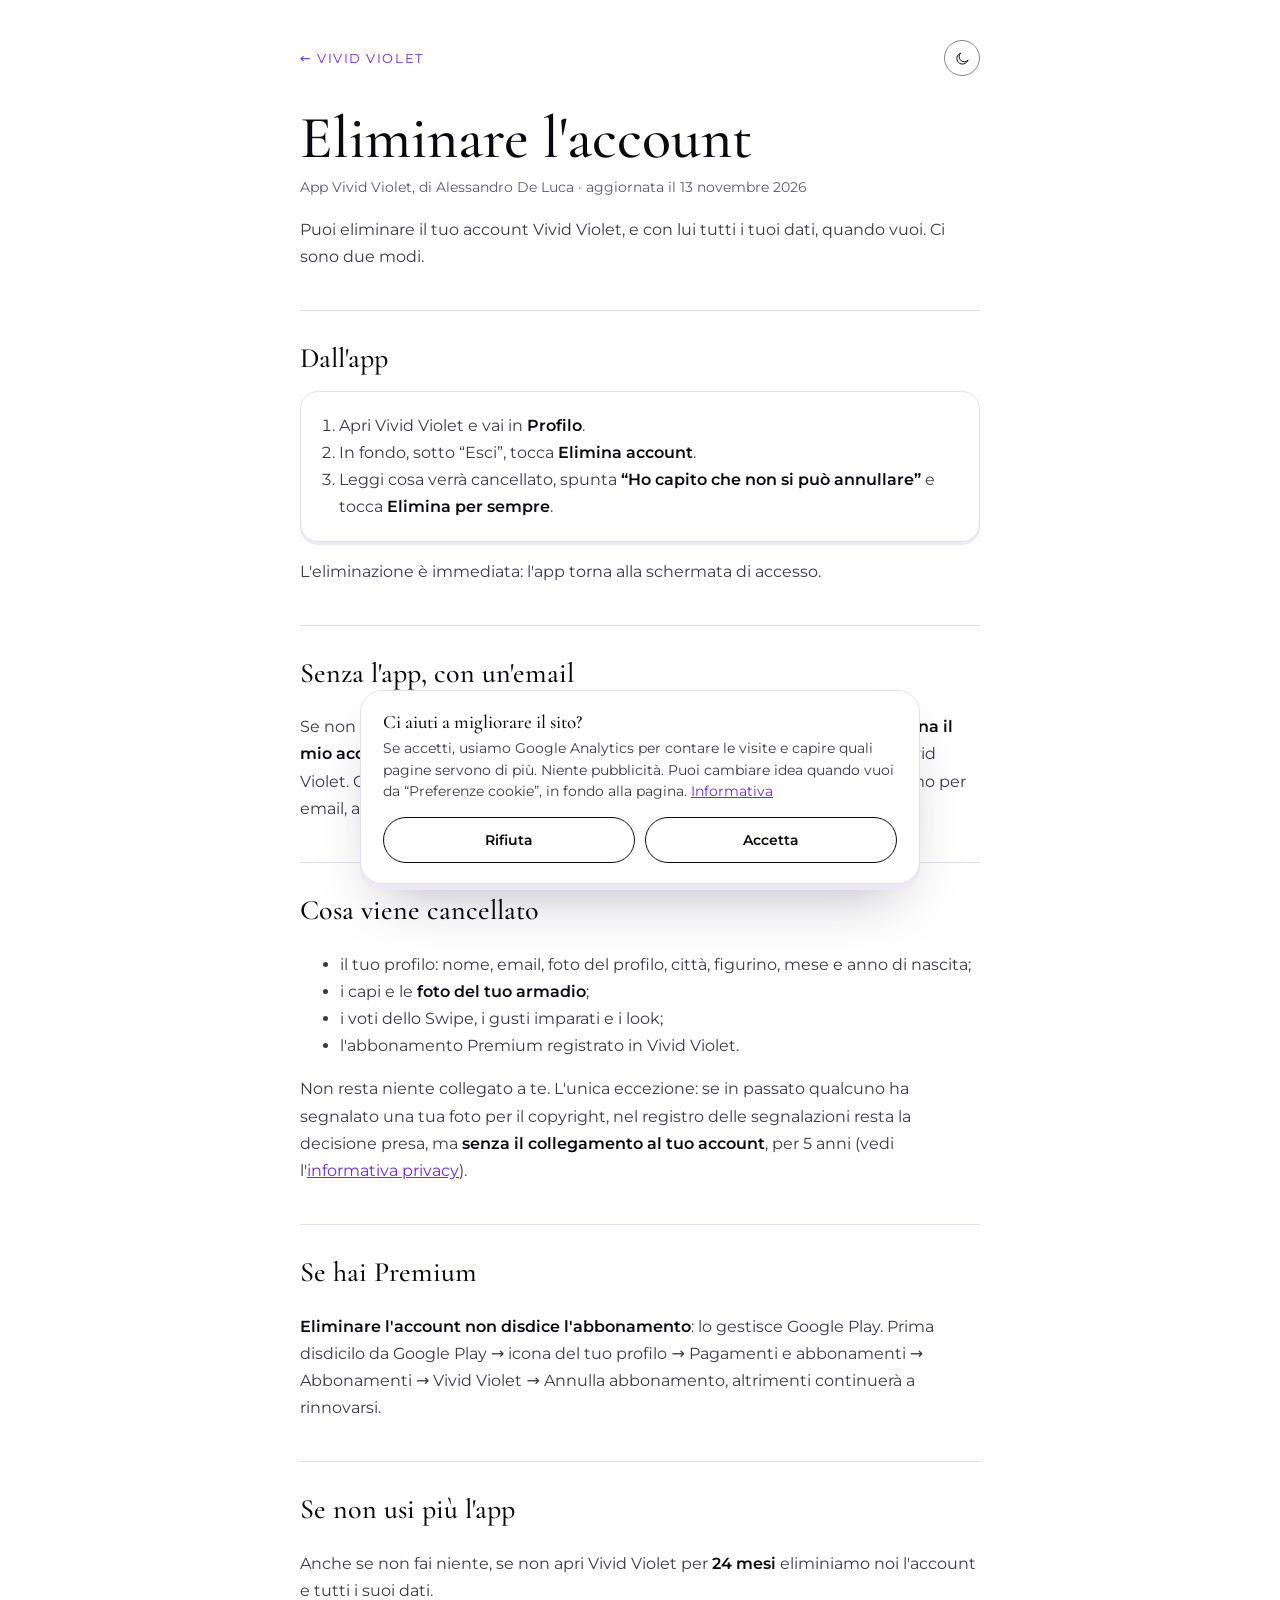
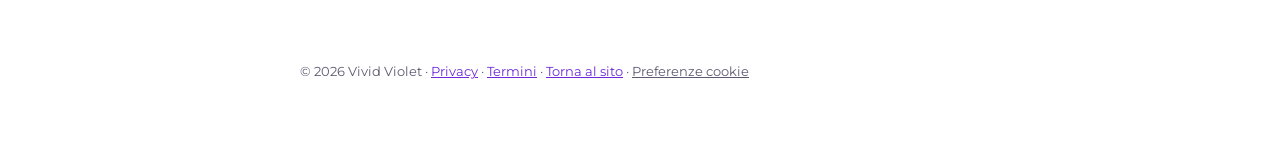
<file: elimina-account.html>
<!DOCTYPE html>
<html lang="it">
<head>
<meta charset="utf-8">
<meta name="viewport" content="width=device-width, initial-scale=1">
<meta http-equiv="Content-Security-Policy" content="default-src 'self'; script-src 'self' https://www.googletagmanager.com; style-src 'self' 'unsafe-inline'; img-src 'self' data: https://*.google-analytics.com https://*.googletagmanager.com; font-src 'self'; connect-src 'self' https://*.google-analytics.com https://*.analytics.google.com https://*.googletagmanager.com; form-action 'self'; base-uri 'self'; object-src 'none'; upgrade-insecure-requests">
<meta name="referrer" content="strict-origin-when-cross-origin">
<title>Eliminare l'account · Vivid Violet</title>
<meta name="description" content="Come eliminare il tuo account Vivid Violet e tutti i tuoi dati: dall'app o con un'email, anche senza avere l'app installata.">
<link rel="icon" type="image/png" href="favicon.png">
<link rel="canonical" href="https://vividviolet.it/elimina-account.html">
<meta name="theme-color" content="#0B0910">
<!-- Modalità giorno/notte: si decide prima di disegnare la pagina (niente lampo) -->
<script src="/tema.js?v=1"></script>
<script src="/consenso.js?v=1" defer></script>
<style>
  @font-face { font-family: "Cormorant Garamond"; src: url("fonts/cormorant-garamond-latin-500-normal.woff2") format("woff2"); font-weight: 500; font-display: swap; }
  @font-face { font-family: "Montserrat"; src: url("fonts/montserrat-latin-400-normal.woff2") format("woff2"); font-weight: 400; font-display: swap; }
  @font-face { font-family: "Montserrat"; src: url("fonts/montserrat-latin-600-normal.woff2") format("woff2"); font-weight: 600; font-display: swap; }
  :root { color-scheme: dark; }
  * { box-sizing: border-box; }
  body { margin: 0; background: #07060A; color: #F6F4FA; font-family: "Montserrat", system-ui, sans-serif; line-height: 1.7; -webkit-font-smoothing: antialiased; }
  main { max-width: 720px; margin: 0 auto; padding: 40px 20px 72px; }
  a { color: #A78BFA; }
  .indietro { font-size: 13px; letter-spacing: .12em; text-transform: uppercase; text-decoration: none; }
  h1 { font-family: "Cormorant Garamond", Georgia, serif; font-weight: 500; font-size: clamp(40px, 7vw, 60px); line-height: 1; margin: 32px 0 8px; }
  h2 { font-family: "Cormorant Garamond", Georgia, serif; font-weight: 500; font-size: 28px; margin: 40px 0 8px; padding-top: 24px; border-top: 1px solid #2E2742; }
  p, li { color: #D9D4E4; }
  .data { color: #ABA4BC; font-size: 14px; margin: 0; }
  strong { color: #F6F4FA; font-weight: 600; }
  .riquadro { border: 1px solid #2E2742; border-top-color: #4A3F66; border-radius: 18px; padding: 4px 20px; background: #120F19; }
  .riquadro ul, .riquadro ol { padding-left: 18px; }
  footer { margin-top: 56px; color: #ABA4BC; font-size: 13px; }
  .cima { display: flex; justify-content: space-between; align-items: center; gap: 16px; }
  /* Pulsante sole/luna (compare solo con JavaScript attivo) */
  .tema { display: inline-grid; place-items: center; flex: none; width: 36px; height: 36px; padding: 0; border-radius: 50%; border: 1px solid rgba(200,202,210,.45); background: transparent; color: #C8CAD2; cursor: pointer; transition: color .2s, border-color .2s; }
  .tema[hidden] { display: none; }
  .tema:hover { color: #F6F4FA; border-color: #A78BFA; }
  .tema:focus-visible { outline: 2px solid #C8CAD2; outline-offset: 3px; }
  .tema svg { width: 17px; height: 17px; fill: none; stroke: currentColor; stroke-width: 1.4; stroke-linecap: round; stroke-linejoin: round; }
  .tema .luna { display: none; }
  html[data-tema="giorno"] .tema .sole { display: none; }
  html[data-tema="giorno"] .tema .luna { display: block; }
  html[data-tema="giorno"] .tema { color: #0B0910; border-color: rgba(11,9,16,.5); }
  html[data-tema="giorno"] .tema:hover { border-color: #6D28D9; }
  html[data-tema="giorno"] .tema:focus-visible { outline-color: #3D3747; }
  /* Modalità giorno: bianco come colore principale, nero e viola scuro nei dettagli */
  html[data-tema="giorno"] { color-scheme: light; }
  html[data-tema="giorno"] body { background: #FFFFFF; color: #0B0910; }
  html[data-tema="giorno"] a { color: #6D28D9; }
  html[data-tema="giorno"] h2 { border-top-color: #E4E0EB; }
  html[data-tema="giorno"] p, html[data-tema="giorno"] li { color: #3D3747; }
  html[data-tema="giorno"] .data, html[data-tema="giorno"] footer { color: #5E5870; }
  html[data-tema="giorno"] strong { color: #0B0910; }
  html[data-tema="giorno"] .riquadro { background: #FFFFFF; border-color: #E4E0EB; box-shadow: 0 3px 0 #ECE9F2; }
</style>
</head>
<body>
<main>
  <div class="cima">
  <a class="indietro" href="/">← Vivid Violet</a>
  <button class="tema" type="button" hidden aria-label="Passa alla modalità giorno">
    <svg class="sole" viewBox="0 0 24 24" aria-hidden="true" focusable="false"><circle cx="12" cy="12" r="4.2"/><path d="M12 2.6v2.2M12 19.2v2.2M2.6 12h2.2M19.2 12h2.2M5.4 5.4l1.5 1.5M17.1 17.1l1.5 1.5M5.4 18.6l1.5-1.5M17.1 6.9l1.5-1.5"/></svg>
    <svg class="luna" viewBox="0 0 24 24" aria-hidden="true" focusable="false"><path d="M19.6 14.6A8 8 0 1 1 9.4 4.4a6.4 6.4 0 0 0 10.2 10.2Z"/></svg>
  </button>
  </div>
  <h1>Eliminare l'account</h1>
  <p class="data">App Vivid Violet, di Alessandro De Luca · aggiornata il 13 novembre 2026</p>

  <p>Puoi eliminare il tuo account Vivid Violet, e con lui tutti i tuoi dati, quando vuoi. Ci sono due modi.</p>

  <h2>Dall'app</h2>
  <div class="riquadro">
    <ol>
      <li>Apri Vivid Violet e vai in <strong>Profilo</strong>.</li>
      <li>In fondo, sotto “Esci”, tocca <strong>Elimina account</strong>.</li>
      <li>Leggi cosa verrà cancellato, spunta <strong>“Ho capito che non si può annullare”</strong> e tocca <strong>Elimina per sempre</strong>.</li>
    </ol>
  </div>
  <p>L'eliminazione è immediata: l'app torna alla schermata di accesso.</p>

  <h2>Senza l'app, con un'email</h2>
  <p>Se non hai più l'app sul telefono, scrivi a <a href="mailto:info@vividviolet.it?subject=Elimina%20il%20mio%20account">info@vividviolet.it</a> con oggetto <strong>“Elimina il mio account”</strong>, <strong>dall'indirizzo email del tuo account Google</strong> con cui entri in Vivid Violet. Così sappiamo che sei davvero tu. Eliminiamo l'account e ti confermiamo per email, al più tardi <strong>entro 30 giorni</strong> (di solito molto prima).</p>

  <h2>Cosa viene cancellato</h2>
  <ul>
    <li>il tuo profilo: nome, email, foto del profilo, città, figurino, mese e anno di nascita;</li>
    <li>i capi e le <strong>foto del tuo armadio</strong>;</li>
    <li>i voti dello Swipe, i gusti imparati e i look;</li>
    <li>l'abbonamento Premium registrato in Vivid Violet.</li>
  </ul>
  <p>Non resta niente collegato a te. L'unica eccezione: se in passato qualcuno ha segnalato una tua foto per il copyright, nel registro delle segnalazioni resta la decisione presa, ma <strong>senza il collegamento al tuo account</strong>, per 5 anni (vedi l'<a href="privacy-app.html">informativa privacy</a>).</p>

  <h2>Se hai Premium</h2>
  <p><strong>Eliminare l'account non disdice l'abbonamento</strong>: lo gestisce Google Play. Prima disdicilo da Google Play → icona del tuo profilo → Pagamenti e abbonamenti → Abbonamenti → Vivid Violet → Annulla abbonamento, altrimenti continuerà a rinnovarsi.</p>

  <h2>Se non usi più l'app</h2>
  <p>Anche se non fai niente, se non apri Vivid Violet per <strong>24 mesi</strong> eliminiamo noi l'account e tutti i suoi dati.</p>

  <footer>© 2026 Vivid Violet · <a href="privacy-app.html">Privacy</a> · <a href="termini.html">Termini</a> · <a href="/">Torna al sito</a></footer>
</main>
</body>
</html>
</file>
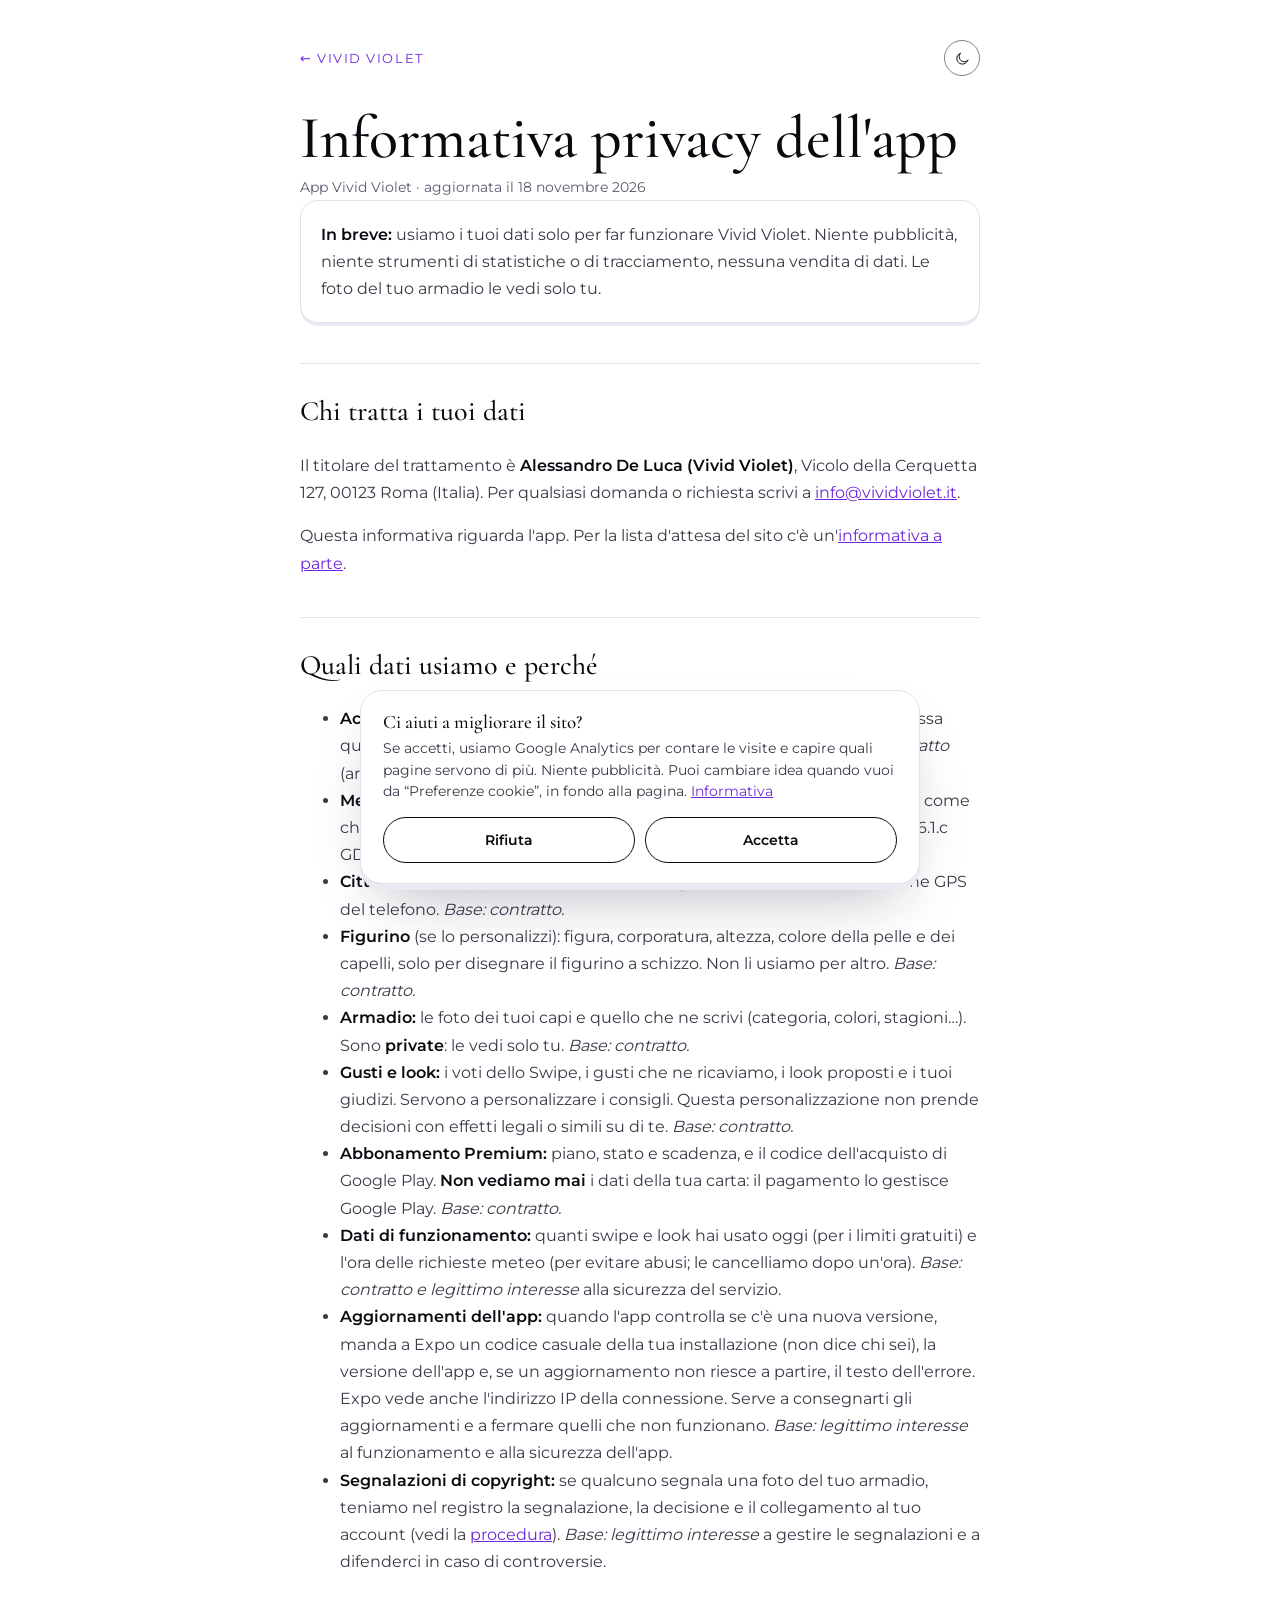
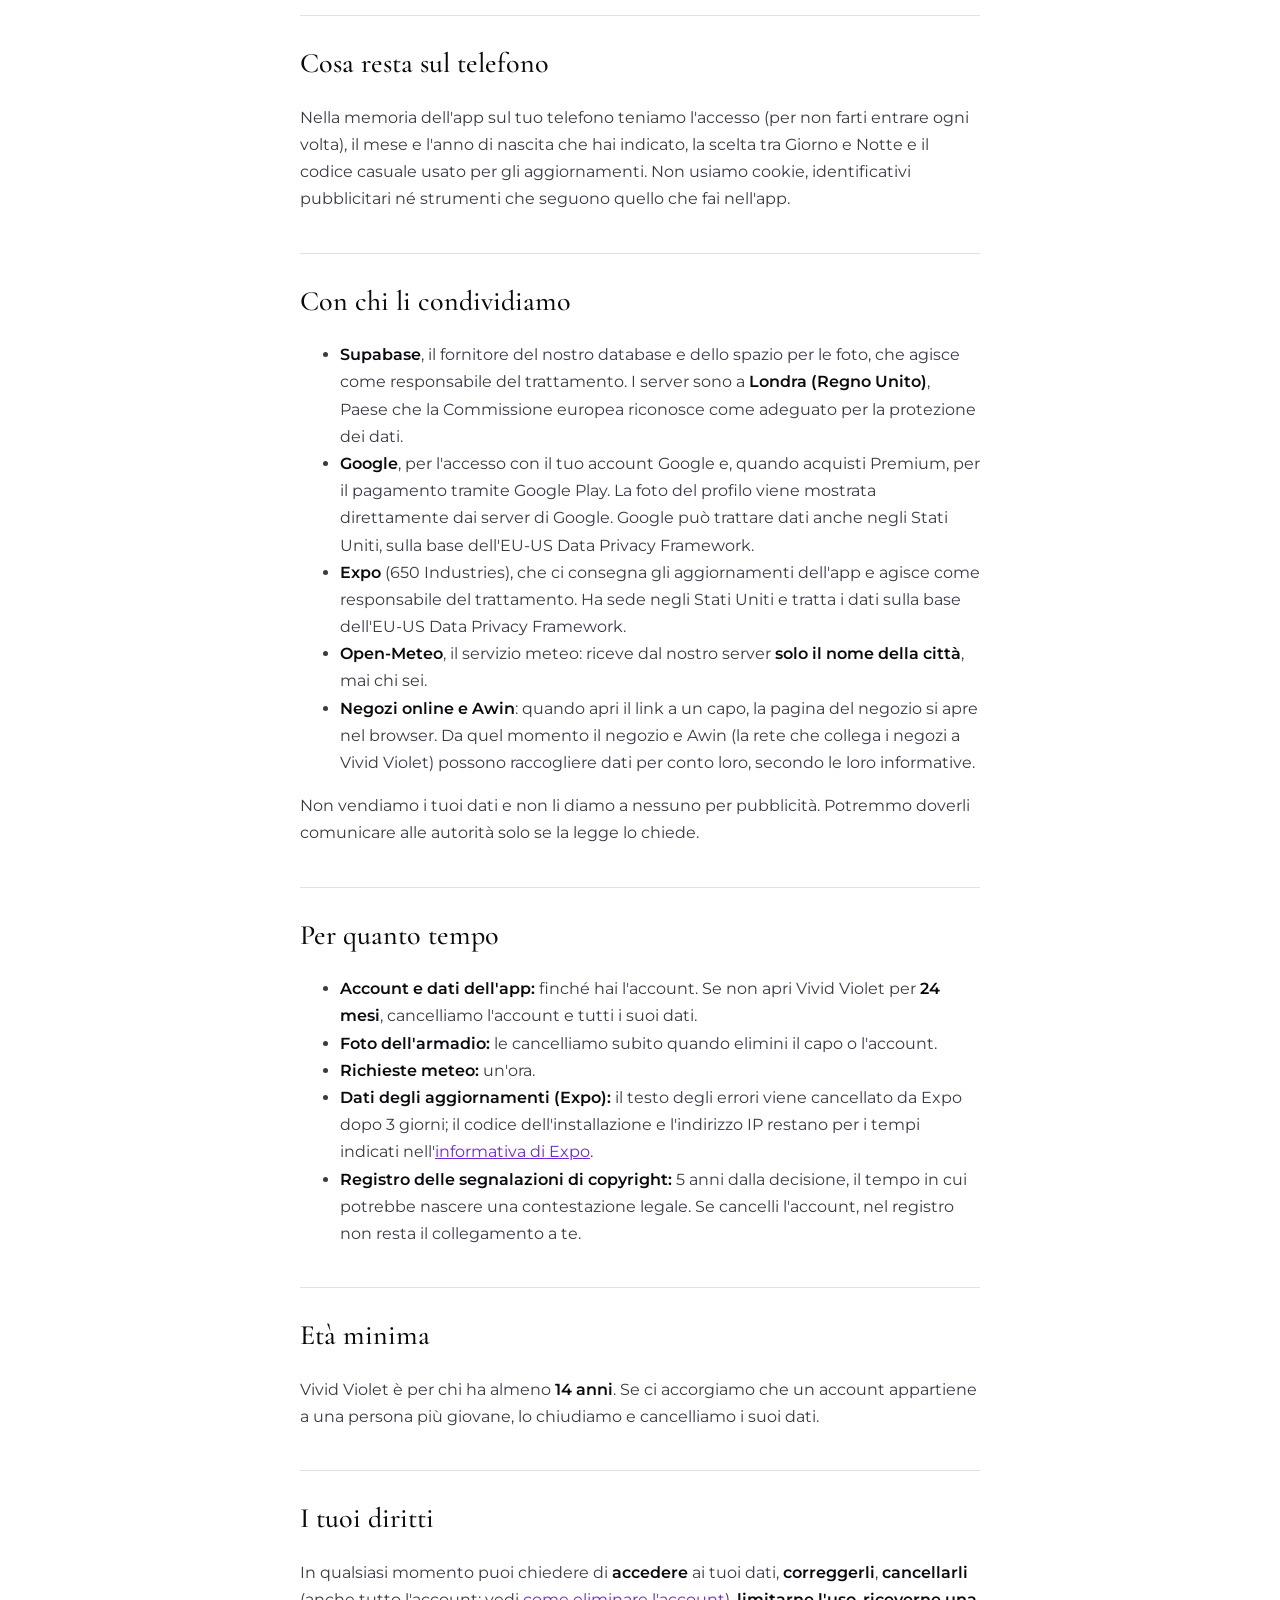
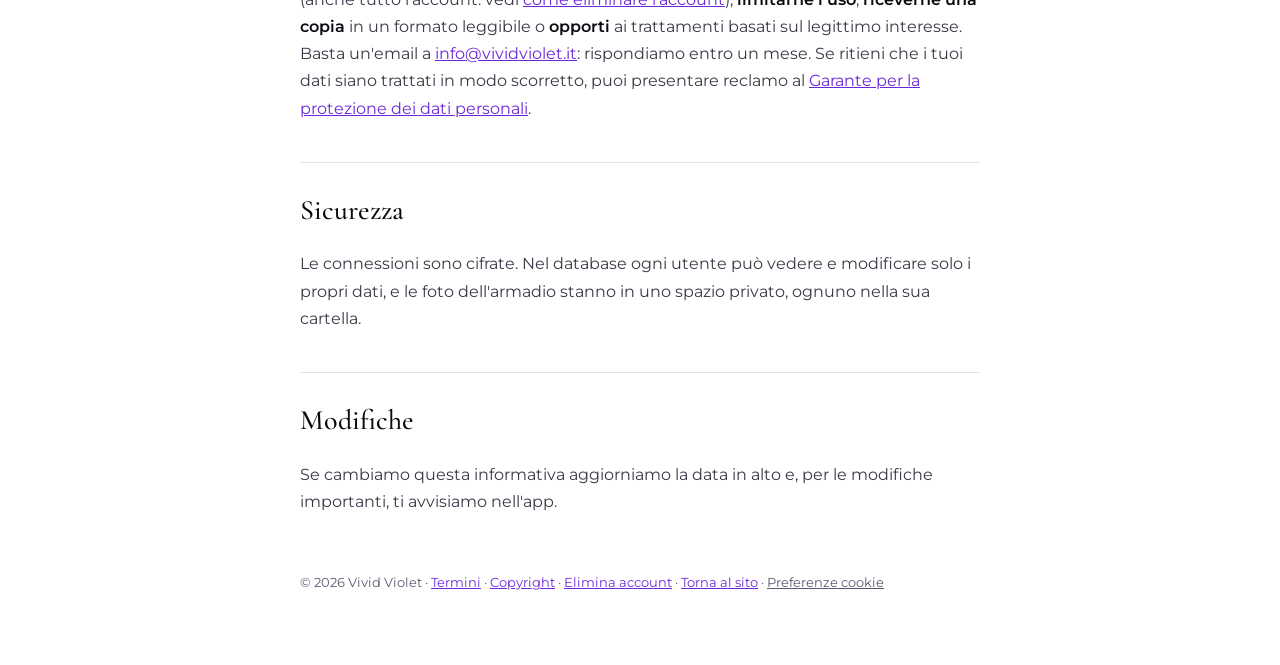
<file: privacy-app.html>
<!DOCTYPE html>
<html lang="it">
<head>
<meta charset="utf-8">
<meta name="viewport" content="width=device-width, initial-scale=1">
<meta http-equiv="Content-Security-Policy" content="default-src 'self'; script-src 'self' https://www.googletagmanager.com; style-src 'self' 'unsafe-inline'; img-src 'self' data: https://*.google-analytics.com https://*.googletagmanager.com; font-src 'self'; connect-src 'self' https://*.google-analytics.com https://*.analytics.google.com https://*.googletagmanager.com; form-action 'self'; base-uri 'self'; object-src 'none'; upgrade-insecure-requests">
<meta name="referrer" content="strict-origin-when-cross-origin">
<title>Informativa privacy dell'app · Vivid Violet</title>
<meta name="description" content="Quali dati usa l'app Vivid Violet, perché, dove sono conservati, per quanto tempo e come esercitare i tuoi diritti.">
<link rel="icon" type="image/png" href="favicon.png">
<link rel="canonical" href="https://vividviolet.it/privacy-app.html">
<meta name="theme-color" content="#0B0910">
<!-- Modalità giorno/notte: si decide prima di disegnare la pagina (niente lampo) -->
<script src="/tema.js?v=1"></script>
<script src="/consenso.js?v=1" defer></script>
<style>
  @font-face { font-family: "Cormorant Garamond"; src: url("fonts/cormorant-garamond-latin-500-normal.woff2") format("woff2"); font-weight: 500; font-display: swap; }
  @font-face { font-family: "Montserrat"; src: url("fonts/montserrat-latin-400-normal.woff2") format("woff2"); font-weight: 400; font-display: swap; }
  @font-face { font-family: "Montserrat"; src: url("fonts/montserrat-latin-600-normal.woff2") format("woff2"); font-weight: 600; font-display: swap; }
  :root { color-scheme: dark; }
  * { box-sizing: border-box; }
  body { margin: 0; background: #07060A; color: #F6F4FA; font-family: "Montserrat", system-ui, sans-serif; line-height: 1.7; -webkit-font-smoothing: antialiased; }
  main { max-width: 720px; margin: 0 auto; padding: 40px 20px 72px; }
  a { color: #A78BFA; }
  .indietro { font-size: 13px; letter-spacing: .12em; text-transform: uppercase; text-decoration: none; }
  h1 { font-family: "Cormorant Garamond", Georgia, serif; font-weight: 500; font-size: clamp(40px, 7vw, 60px); line-height: 1; margin: 32px 0 8px; }
  h2 { font-family: "Cormorant Garamond", Georgia, serif; font-weight: 500; font-size: 28px; margin: 40px 0 8px; padding-top: 24px; border-top: 1px solid #2E2742; }
  p, li { color: #D9D4E4; }
  .data { color: #ABA4BC; font-size: 14px; margin: 0; }
  strong { color: #F6F4FA; font-weight: 600; }
  .riquadro { border: 1px solid #2E2742; border-top-color: #4A3F66; border-radius: 18px; padding: 4px 20px; background: #120F19; }
  .riquadro ul, .riquadro ol { padding-left: 18px; }
  footer { margin-top: 56px; color: #ABA4BC; font-size: 13px; }
  .cima { display: flex; justify-content: space-between; align-items: center; gap: 16px; }
  /* Pulsante sole/luna (compare solo con JavaScript attivo) */
  .tema { display: inline-grid; place-items: center; flex: none; width: 36px; height: 36px; padding: 0; border-radius: 50%; border: 1px solid rgba(200,202,210,.45); background: transparent; color: #C8CAD2; cursor: pointer; transition: color .2s, border-color .2s; }
  .tema[hidden] { display: none; }
  .tema:hover { color: #F6F4FA; border-color: #A78BFA; }
  .tema:focus-visible { outline: 2px solid #C8CAD2; outline-offset: 3px; }
  .tema svg { width: 17px; height: 17px; fill: none; stroke: currentColor; stroke-width: 1.4; stroke-linecap: round; stroke-linejoin: round; }
  .tema .luna { display: none; }
  html[data-tema="giorno"] .tema .sole { display: none; }
  html[data-tema="giorno"] .tema .luna { display: block; }
  html[data-tema="giorno"] .tema { color: #0B0910; border-color: rgba(11,9,16,.5); }
  html[data-tema="giorno"] .tema:hover { border-color: #6D28D9; }
  html[data-tema="giorno"] .tema:focus-visible { outline-color: #3D3747; }
  /* Modalità giorno: bianco come colore principale, nero e viola scuro nei dettagli */
  html[data-tema="giorno"] { color-scheme: light; }
  html[data-tema="giorno"] body { background: #FFFFFF; color: #0B0910; }
  html[data-tema="giorno"] a { color: #6D28D9; }
  html[data-tema="giorno"] h2 { border-top-color: #E4E0EB; }
  html[data-tema="giorno"] p, html[data-tema="giorno"] li { color: #3D3747; }
  html[data-tema="giorno"] .data, html[data-tema="giorno"] footer { color: #5E5870; }
  html[data-tema="giorno"] strong { color: #0B0910; }
  html[data-tema="giorno"] .riquadro { background: #FFFFFF; border-color: #E4E0EB; box-shadow: 0 3px 0 #ECE9F2; }
</style>
</head>
<body>
<main>
  <div class="cima">
  <a class="indietro" href="/">← Vivid Violet</a>
  <button class="tema" type="button" hidden aria-label="Passa alla modalità giorno">
    <svg class="sole" viewBox="0 0 24 24" aria-hidden="true" focusable="false"><circle cx="12" cy="12" r="4.2"/><path d="M12 2.6v2.2M12 19.2v2.2M2.6 12h2.2M19.2 12h2.2M5.4 5.4l1.5 1.5M17.1 17.1l1.5 1.5M5.4 18.6l1.5-1.5M17.1 6.9l1.5-1.5"/></svg>
    <svg class="luna" viewBox="0 0 24 24" aria-hidden="true" focusable="false"><path d="M19.6 14.6A8 8 0 1 1 9.4 4.4a6.4 6.4 0 0 0 10.2 10.2Z"/></svg>
  </button>
  </div>
  <h1>Informativa privacy dell'app</h1>
  <p class="data">App Vivid Violet · aggiornata il 18 novembre 2026</p>

  <div class="riquadro">
    <p><strong>In breve:</strong> usiamo i tuoi dati solo per far funzionare Vivid Violet. Niente pubblicità, niente strumenti di statistiche o di tracciamento, nessuna vendita di dati. Le foto del tuo armadio le vedi solo tu.</p>
  </div>

  <h2>Chi tratta i tuoi dati</h2>
  <p>Il titolare del trattamento è <strong>Alessandro De Luca (Vivid Violet)</strong>, Vicolo della Cerquetta 127, 00123 Roma (Italia). Per qualsiasi domanda o richiesta scrivi a <a href="mailto:info@vividviolet.it">info@vividviolet.it</a>.</p>
  <p>Questa informativa riguarda l'app. Per la lista d'attesa del sito c'è un'<a href="privacy.html">informativa a parte</a>.</p>

  <h2>Quali dati usiamo e perché</h2>
  <ul>
    <li><strong>Account Google:</strong> nome, indirizzo email e foto del profilo che Google ci passa quando entri. Servono a creare il tuo account e a riconoscerti. <em>Base: contratto</em> (art. 6.1.b GDPR).</li>
    <li><strong>Mese e anno di nascita:</strong> solo per controllare che tu abbia almeno 14 anni, come chiede la legge italiana. Non ci serve il giorno. <em>Base: obbligo di legge</em> (art. 6.1.c GDPR e art. 2-quinquies del Codice privacy).</li>
    <li><strong>Città</strong> (se la scrivi): per il meteo del look del giorno. Non usiamo la posizione GPS del telefono. <em>Base: contratto.</em></li>
    <li><strong>Figurino</strong> (se lo personalizzi): figura, corporatura, altezza, colore della pelle e dei capelli, solo per disegnare il figurino a schizzo. Non li usiamo per altro. <em>Base: contratto.</em></li>
    <li><strong>Armadio:</strong> le foto dei tuoi capi e quello che ne scrivi (categoria, colori, stagioni…). Sono <strong>private</strong>: le vedi solo tu. <em>Base: contratto.</em></li>
    <li><strong>Gusti e look:</strong> i voti dello Swipe, i gusti che ne ricaviamo, i look proposti e i tuoi giudizi. Servono a personalizzare i consigli. Questa personalizzazione non prende decisioni con effetti legali o simili su di te. <em>Base: contratto.</em></li>
    <li><strong>Abbonamento Premium:</strong> piano, stato e scadenza, e il codice dell'acquisto di Google Play. <strong>Non vediamo mai</strong> i dati della tua carta: il pagamento lo gestisce Google Play. <em>Base: contratto.</em></li>
    <li><strong>Dati di funzionamento:</strong> quanti swipe e look hai usato oggi (per i limiti gratuiti) e l'ora delle richieste meteo (per evitare abusi; le cancelliamo dopo un'ora). <em>Base: contratto e legittimo interesse</em> alla sicurezza del servizio.</li>
    <li><strong>Aggiornamenti dell'app:</strong> quando l'app controlla se c'è una nuova versione, manda a Expo un codice casuale della tua installazione (non dice chi sei), la versione dell'app e, se un aggiornamento non riesce a partire, il testo dell'errore. Expo vede anche l'indirizzo IP della connessione. Serve a consegnarti gli aggiornamenti e a fermare quelli che non funzionano. <em>Base: legittimo interesse</em> al funzionamento e alla sicurezza dell'app.</li>
    <li><strong>Segnalazioni di copyright:</strong> se qualcuno segnala una foto del tuo armadio, teniamo nel registro la segnalazione, la decisione e il collegamento al tuo account (vedi la <a href="copyright.html">procedura</a>). <em>Base: legittimo interesse</em> a gestire le segnalazioni e a difenderci in caso di controversie.</li>
  </ul>

  <h2>Cosa resta sul telefono</h2>
  <p>Nella memoria dell'app sul tuo telefono teniamo l'accesso (per non farti entrare ogni volta), il mese e l'anno di nascita che hai indicato, la scelta tra Giorno e Notte e il codice casuale usato per gli aggiornamenti. Non usiamo cookie, identificativi pubblicitari né strumenti che seguono quello che fai nell'app.</p>

  <h2>Con chi li condividiamo</h2>
  <ul>
    <li><strong>Supabase</strong>, il fornitore del nostro database e dello spazio per le foto, che agisce come responsabile del trattamento. I server sono a <strong>Londra (Regno Unito)</strong>, Paese che la Commissione europea riconosce come adeguato per la protezione dei dati.</li>
    <li><strong>Google</strong>, per l'accesso con il tuo account Google e, quando acquisti Premium, per il pagamento tramite Google Play. La foto del profilo viene mostrata direttamente dai server di Google. Google può trattare dati anche negli Stati Uniti, sulla base dell'EU-US Data Privacy Framework.</li>
    <li><strong>Expo</strong> (650 Industries), che ci consegna gli aggiornamenti dell'app e agisce come responsabile del trattamento. Ha sede negli Stati Uniti e tratta i dati sulla base dell'EU-US Data Privacy Framework.</li>
    <li><strong>Open-Meteo</strong>, il servizio meteo: riceve dal nostro server <strong>solo il nome della città</strong>, mai chi sei.</li>
    <li><strong>Negozi online e Awin</strong>: quando apri il link a un capo, la pagina del negozio si apre nel browser. Da quel momento il negozio e Awin (la rete che collega i negozi a Vivid Violet) possono raccogliere dati per conto loro, secondo le loro informative.</li>
  </ul>
  <p>Non vendiamo i tuoi dati e non li diamo a nessuno per pubblicità. Potremmo doverli comunicare alle autorità solo se la legge lo chiede.</p>

  <h2>Per quanto tempo</h2>
  <ul>
    <li><strong>Account e dati dell'app:</strong> finché hai l'account. Se non apri Vivid Violet per <strong>24 mesi</strong>, cancelliamo l'account e tutti i suoi dati.</li>
    <li><strong>Foto dell'armadio:</strong> le cancelliamo subito quando elimini il capo o l'account.</li>
    <li><strong>Richieste meteo:</strong> un'ora.</li>
    <li><strong>Dati degli aggiornamenti (Expo):</strong> il testo degli errori viene cancellato da Expo dopo 3 giorni; il codice dell'installazione e l'indirizzo IP restano per i tempi indicati nell'<a href="https://expo.dev/privacy" rel="noopener">informativa di Expo</a>.</li>
    <li><strong>Registro delle segnalazioni di copyright:</strong> 5 anni dalla decisione, il tempo in cui potrebbe nascere una contestazione legale. Se cancelli l'account, nel registro non resta il collegamento a te.</li>
  </ul>

  <h2>Età minima</h2>
  <p>Vivid Violet è per chi ha almeno <strong>14 anni</strong>. Se ci accorgiamo che un account appartiene a una persona più giovane, lo chiudiamo e cancelliamo i suoi dati.</p>

  <h2>I tuoi diritti</h2>
  <p>In qualsiasi momento puoi chiedere di <strong>accedere</strong> ai tuoi dati, <strong>correggerli</strong>, <strong>cancellarli</strong> (anche tutto l'account: vedi <a href="elimina-account.html">come eliminare l'account</a>), <strong>limitarne l'uso</strong>, <strong>riceverne una copia</strong> in un formato leggibile o <strong>opporti</strong> ai trattamenti basati sul legittimo interesse. Basta un'email a <a href="mailto:info@vividviolet.it">info@vividviolet.it</a>: rispondiamo entro un mese. Se ritieni che i tuoi dati siano trattati in modo scorretto, puoi presentare reclamo al <a href="https://www.garanteprivacy.it" rel="noopener">Garante per la protezione dei dati personali</a>.</p>

  <h2>Sicurezza</h2>
  <p>Le connessioni sono cifrate. Nel database ogni utente può vedere e modificare solo i propri dati, e le foto dell'armadio stanno in uno spazio privato, ognuno nella sua cartella.</p>

  <h2>Modifiche</h2>
  <p>Se cambiamo questa informativa aggiorniamo la data in alto e, per le modifiche importanti, ti avvisiamo nell'app.</p>

  <footer>© 2026 Vivid Violet · <a href="termini.html">Termini</a> · <a href="copyright.html">Copyright</a> · <a href="elimina-account.html">Elimina account</a> · <a href="/">Torna al sito</a></footer>
</main>
</body>
</html>
</file>
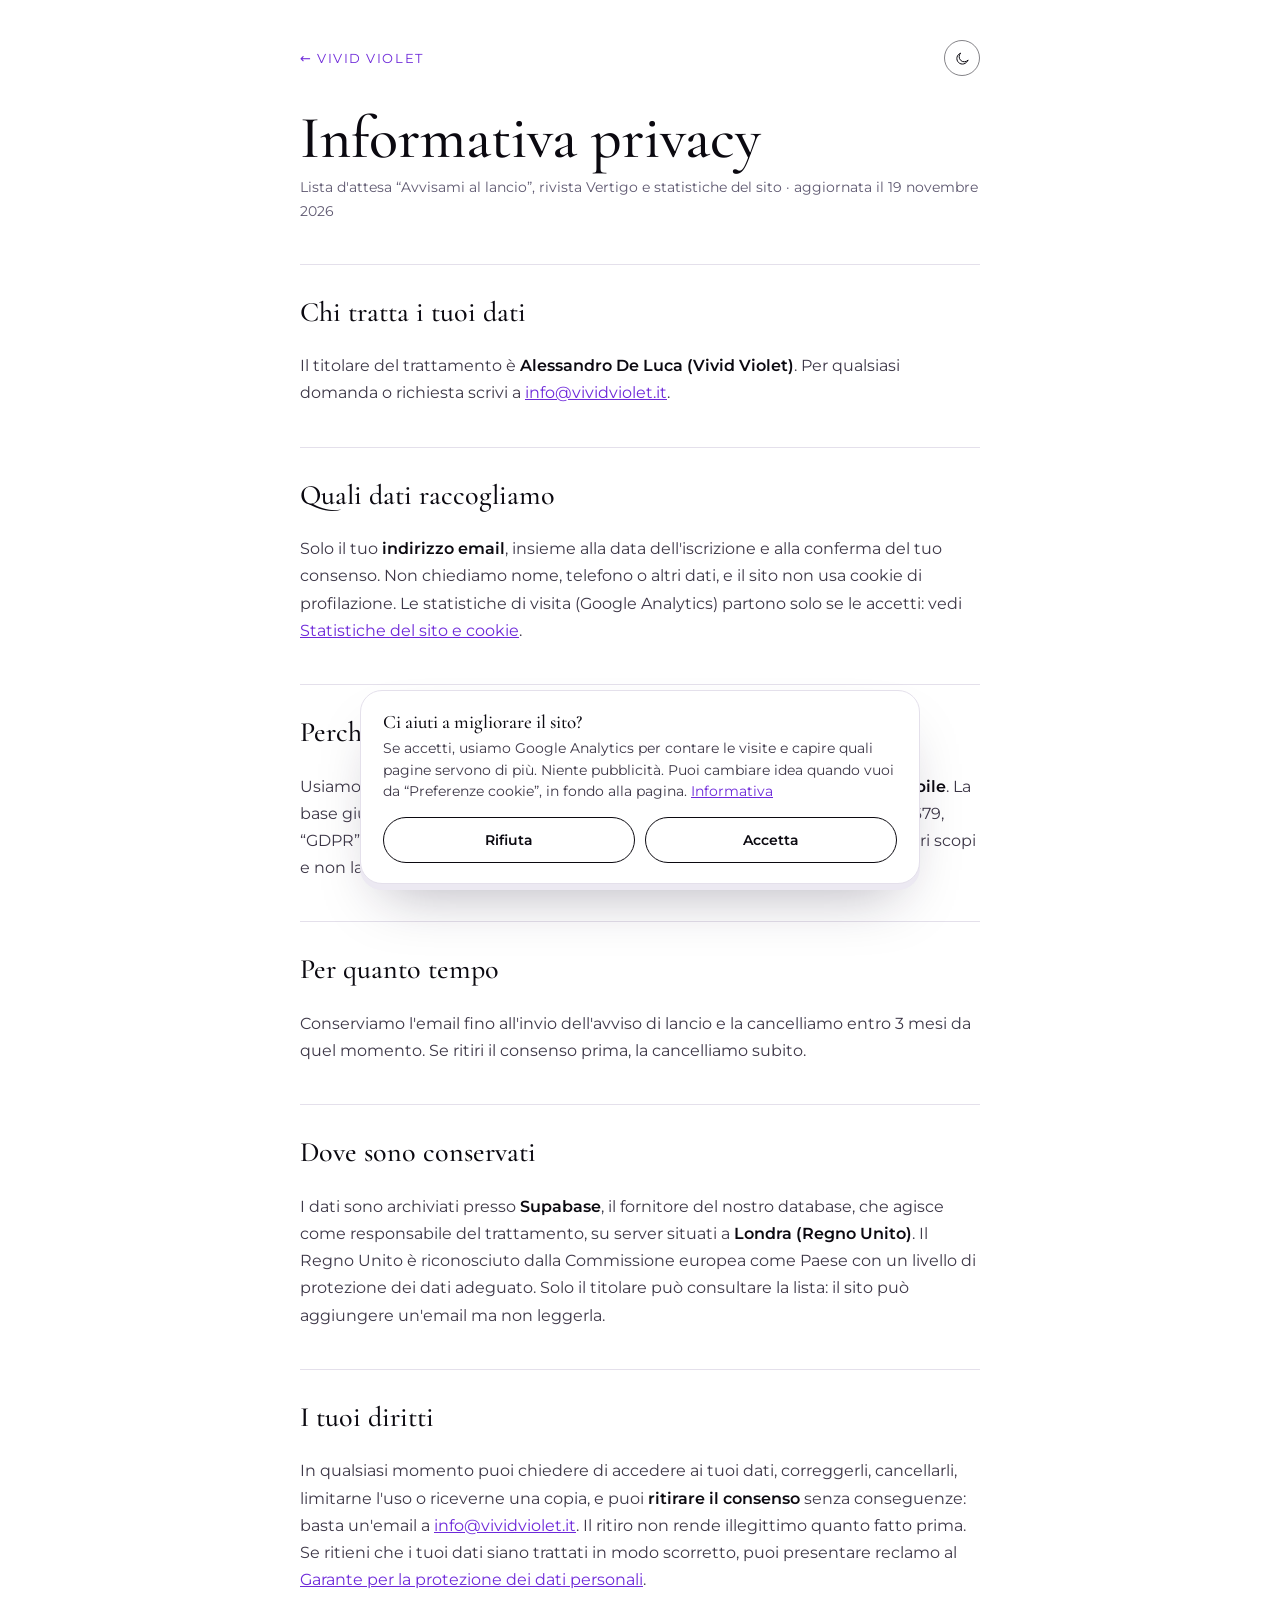
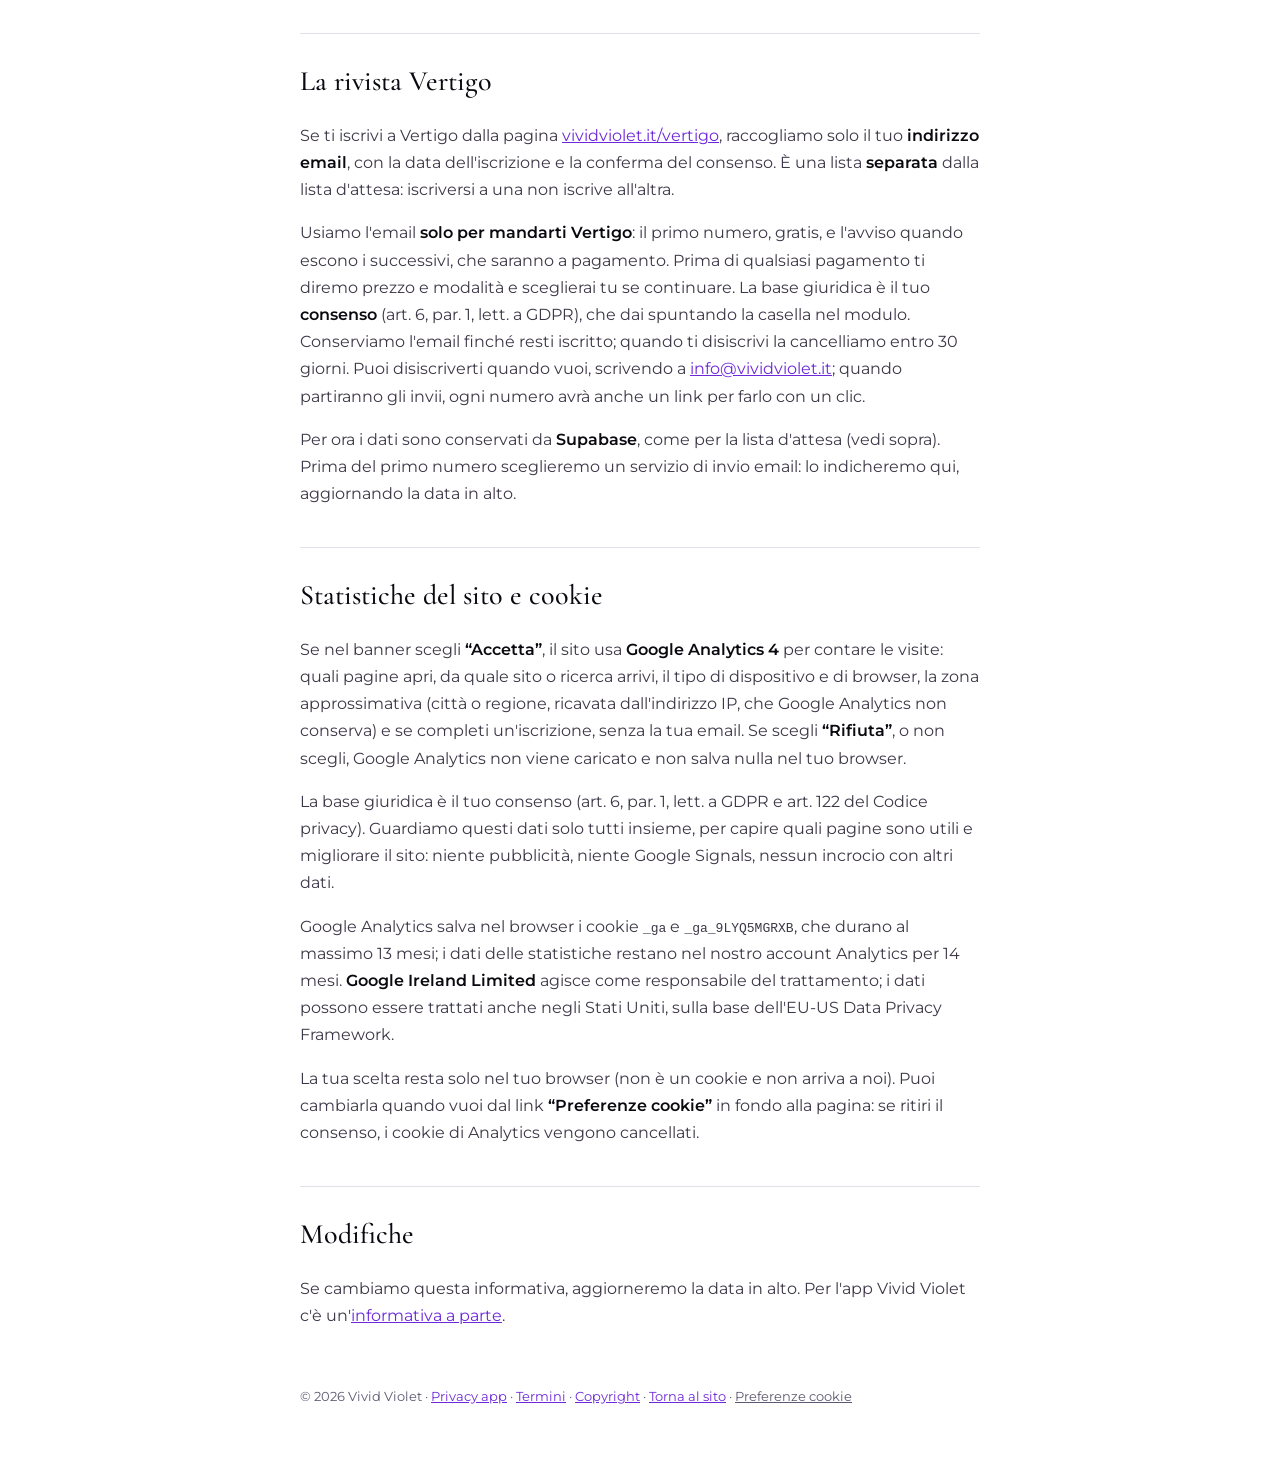
<file: privacy.html>
<!DOCTYPE html>
<html lang="it">
<head>
<meta charset="utf-8">
<meta name="viewport" content="width=device-width, initial-scale=1">
<meta http-equiv="Content-Security-Policy" content="default-src 'self'; script-src 'self' https://www.googletagmanager.com; style-src 'self' 'unsafe-inline'; img-src 'self' data: https://*.google-analytics.com https://*.googletagmanager.com; font-src 'self'; connect-src 'self' https://*.google-analytics.com https://*.analytics.google.com https://*.googletagmanager.com; form-action 'self'; base-uri 'self'; object-src 'none'; upgrade-insecure-requests">
<meta name="referrer" content="strict-origin-when-cross-origin">
<title>Informativa privacy · Vivid Violet</title>
<meta name="description" content="Informativa privacy della lista d'attesa, della rivista Vertigo e delle statistiche del sito Vivid Violet: quali dati raccogliamo, perché, per quanto e come cancellarli.">
<link rel="canonical" href="https://vividviolet.it/privacy.html">
<link rel="icon" type="image/png" href="favicon.png">
<meta name="theme-color" content="#0B0910">
<!-- Modalità giorno/notte: si decide prima di disegnare la pagina (niente lampo) -->
<script src="/tema.js?v=1"></script>
<script src="/consenso.js?v=1" defer></script>
<style>
  @font-face { font-family: "Cormorant Garamond"; src: url("fonts/cormorant-garamond-latin-500-normal.woff2") format("woff2"); font-weight: 500; font-display: swap; }
  @font-face { font-family: "Montserrat"; src: url("fonts/montserrat-latin-400-normal.woff2") format("woff2"); font-weight: 400; font-display: swap; }
  @font-face { font-family: "Montserrat"; src: url("fonts/montserrat-latin-600-normal.woff2") format("woff2"); font-weight: 600; font-display: swap; }
  :root { color-scheme: dark; }
  * { box-sizing: border-box; }
  body { margin: 0; background: #07060A; color: #F6F4FA; font-family: "Montserrat", system-ui, sans-serif; line-height: 1.7; -webkit-font-smoothing: antialiased; }
  main { max-width: 720px; margin: 0 auto; padding: 40px 20px 72px; }
  a { color: #A78BFA; }
  .indietro { font-size: 13px; letter-spacing: .12em; text-transform: uppercase; text-decoration: none; }
  h1 { font-family: "Cormorant Garamond", Georgia, serif; font-weight: 500; font-size: clamp(40px, 7vw, 60px); line-height: 1; margin: 32px 0 8px; }
  h2 { font-family: "Cormorant Garamond", Georgia, serif; font-weight: 500; font-size: 28px; margin: 40px 0 8px; padding-top: 24px; border-top: 1px solid #2E2742; }
  p, li { color: #D9D4E4; }
  .data { color: #ABA4BC; font-size: 14px; margin: 0; }
  strong { color: #F6F4FA; font-weight: 600; }
  footer { margin-top: 56px; color: #ABA4BC; font-size: 13px; }
  .cima { display: flex; justify-content: space-between; align-items: center; gap: 16px; }
  /* Pulsante sole/luna (compare solo con JavaScript attivo) */
  .tema { display: inline-grid; place-items: center; flex: none; width: 36px; height: 36px; padding: 0; border-radius: 50%; border: 1px solid rgba(200,202,210,.45); background: transparent; color: #C8CAD2; cursor: pointer; transition: color .2s, border-color .2s; }
  .tema[hidden] { display: none; }
  .tema:hover { color: #F6F4FA; border-color: #A78BFA; }
  .tema:focus-visible { outline: 2px solid #C8CAD2; outline-offset: 3px; }
  .tema svg { width: 17px; height: 17px; fill: none; stroke: currentColor; stroke-width: 1.4; stroke-linecap: round; stroke-linejoin: round; }
  .tema .luna { display: none; }
  html[data-tema="giorno"] .tema .sole { display: none; }
  html[data-tema="giorno"] .tema .luna { display: block; }
  html[data-tema="giorno"] .tema { color: #0B0910; border-color: rgba(11,9,16,.5); }
  html[data-tema="giorno"] .tema:hover { border-color: #6D28D9; }
  html[data-tema="giorno"] .tema:focus-visible { outline-color: #3D3747; }
  /* Modalità giorno: bianco come colore principale, nero e viola scuro nei dettagli */
  html[data-tema="giorno"] { color-scheme: light; }
  html[data-tema="giorno"] body { background: #FFFFFF; color: #0B0910; }
  html[data-tema="giorno"] a { color: #6D28D9; }
  html[data-tema="giorno"] h2 { border-top-color: #E4E0EB; }
  html[data-tema="giorno"] p, html[data-tema="giorno"] li { color: #3D3747; }
  html[data-tema="giorno"] .data, html[data-tema="giorno"] footer { color: #5E5870; }
  html[data-tema="giorno"] strong { color: #0B0910; }
  html[data-tema="giorno"] .riquadro { background: #FFFFFF; border-color: #E4E0EB; box-shadow: 0 3px 0 #ECE9F2; }
</style>
</head>
<body>
<main>
  <div class="cima">
  <a class="indietro" href="/">← Vivid Violet</a>
  <button class="tema" type="button" hidden aria-label="Passa alla modalità giorno">
    <svg class="sole" viewBox="0 0 24 24" aria-hidden="true" focusable="false"><circle cx="12" cy="12" r="4.2"/><path d="M12 2.6v2.2M12 19.2v2.2M2.6 12h2.2M19.2 12h2.2M5.4 5.4l1.5 1.5M17.1 17.1l1.5 1.5M5.4 18.6l1.5-1.5M17.1 6.9l1.5-1.5"/></svg>
    <svg class="luna" viewBox="0 0 24 24" aria-hidden="true" focusable="false"><path d="M19.6 14.6A8 8 0 1 1 9.4 4.4a6.4 6.4 0 0 0 10.2 10.2Z"/></svg>
  </button>
  </div>
  <h1>Informativa privacy</h1>
  <p class="data">Lista d'attesa “Avvisami al lancio”, rivista <span translate="no">Vertigo</span> e statistiche del sito · aggiornata il 19 novembre 2026</p>

  <h2>Chi tratta i tuoi dati</h2>
  <p>Il titolare del trattamento è <strong>Alessandro De Luca (Vivid Violet)</strong>. Per qualsiasi domanda o richiesta scrivi a <a href="mailto:info@vividviolet.it">info@vividviolet.it</a>.</p>

  <h2>Quali dati raccogliamo</h2>
  <p>Solo il tuo <strong>indirizzo email</strong>, insieme alla data dell'iscrizione e alla conferma del tuo consenso. Non chiediamo nome, telefono o altri dati, e il sito non usa cookie di profilazione. Le statistiche di visita (Google Analytics) partono solo se le accetti: vedi <a href="#statistiche">Statistiche del sito e cookie</a>.</p>

  <h2>Perché e su quale base</h2>
  <p>Usiamo la tua email <strong>solo per avvisarti quando l'app Vivid Violet sarà disponibile</strong>. La base giuridica è il tuo <strong>consenso</strong> (art. 6, par. 1, lett. a del Regolamento UE 2016/679, “GDPR”), che dai spuntando la casella nel modulo. Non useremo l'email per altri scopi e non la cederemo né venderemo a nessuno.</p>

  <h2>Per quanto tempo</h2>
  <p>Conserviamo l'email fino all'invio dell'avviso di lancio e la cancelliamo entro 3 mesi da quel momento. Se ritiri il consenso prima, la cancelliamo subito.</p>

  <h2>Dove sono conservati</h2>
  <p>I dati sono archiviati presso <strong>Supabase</strong>, il fornitore del nostro database, che agisce come responsabile del trattamento, su server situati a <strong>Londra (Regno Unito)</strong>. Il Regno Unito è riconosciuto dalla Commissione europea come Paese con un livello di protezione dei dati adeguato. Solo il titolare può consultare la lista: il sito può aggiungere un'email ma non leggerla.</p>

  <h2>I tuoi diritti</h2>
  <p>In qualsiasi momento puoi chiedere di accedere ai tuoi dati, correggerli, cancellarli, limitarne l'uso o riceverne una copia, e puoi <strong>ritirare il consenso</strong> senza conseguenze: basta un'email a <a href="mailto:info@vividviolet.it">info@vividviolet.it</a>. Il ritiro non rende illegittimo quanto fatto prima. Se ritieni che i tuoi dati siano trattati in modo scorretto, puoi presentare reclamo al <a href="https://www.garanteprivacy.it" rel="noopener">Garante per la protezione dei dati personali</a>.</p>

  <h2 id="vertigo">La rivista <span translate="no">Vertigo</span></h2>
  <p>Se ti iscrivi a <span translate="no">Vertigo</span> dalla pagina <a href="/vertigo/">vividviolet.it/vertigo</a>, raccogliamo solo il tuo <strong>indirizzo email</strong>, con la data dell'iscrizione e la conferma del consenso. È una lista <strong>separata</strong> dalla lista d'attesa: iscriversi a una non iscrive all'altra.</p>
  <p>Usiamo l'email <strong>solo per mandarti <span translate="no">Vertigo</span></strong>: il primo numero, gratis, e l'avviso quando escono i successivi, che saranno a pagamento. Prima di qualsiasi pagamento ti diremo prezzo e modalità e sceglierai tu se continuare. La base giuridica è il tuo <strong>consenso</strong> (art. 6, par. 1, lett. a GDPR), che dai spuntando la casella nel modulo. Conserviamo l'email finché resti iscritto; quando ti disiscrivi la cancelliamo entro 30 giorni. Puoi disiscriverti quando vuoi, scrivendo a <a href="mailto:info@vividviolet.it">info@vividviolet.it</a>; quando partiranno gli invii, ogni numero avrà anche un link per farlo con un clic.</p>
  <p>Per ora i dati sono conservati da <strong>Supabase</strong>, come per la lista d'attesa (vedi sopra). Prima del primo numero sceglieremo un servizio di invio email: lo indicheremo qui, aggiornando la data in alto.</p>

  <h2 id="statistiche">Statistiche del sito e cookie</h2>
  <p>Se nel banner scegli <strong>“Accetta”</strong>, il sito usa <strong>Google Analytics 4</strong> per contare le visite: quali pagine apri, da quale sito o ricerca arrivi, il tipo di dispositivo e di browser, la zona approssimativa (città o regione, ricavata dall'indirizzo IP, che Google Analytics non conserva) e se completi un'iscrizione, senza la tua email. Se scegli <strong>“Rifiuta”</strong>, o non scegli, Google Analytics non viene caricato e non salva nulla nel tuo browser.</p>
  <p>La base giuridica è il tuo consenso (art. 6, par. 1, lett. a GDPR e art. 122 del Codice privacy). Guardiamo questi dati solo tutti insieme, per capire quali pagine sono utili e migliorare il sito: niente pubblicità, niente Google Signals, nessun incrocio con altri dati.</p>
  <p>Google Analytics salva nel browser i cookie <code>_ga</code> e <code>_ga_9LYQ5MGRXB</code>, che durano al massimo 13 mesi; i dati delle statistiche restano nel nostro account Analytics per 14 mesi. <strong>Google Ireland Limited</strong> agisce come responsabile del trattamento; i dati possono essere trattati anche negli Stati Uniti, sulla base dell'EU-US Data Privacy Framework.</p>
  <p>La tua scelta resta solo nel tuo browser (non è un cookie e non arriva a noi). Puoi cambiarla quando vuoi dal link <strong>“Preferenze cookie”</strong> in fondo alla pagina: se ritiri il consenso, i cookie di Analytics vengono cancellati.</p>

  <h2>Modifiche</h2>
  <p>Se cambiamo questa informativa, aggiorneremo la data in alto. Per l'app Vivid Violet c'è un'<a href="privacy-app.html">informativa a parte</a>.</p>

  <footer>© 2026 Vivid Violet · <a href="privacy-app.html">Privacy app</a> · <a href="termini.html">Termini</a> · <a href="copyright.html">Copyright</a> · <a href="/">Torna al sito</a></footer>
</main>
</body>
</html>
</file>
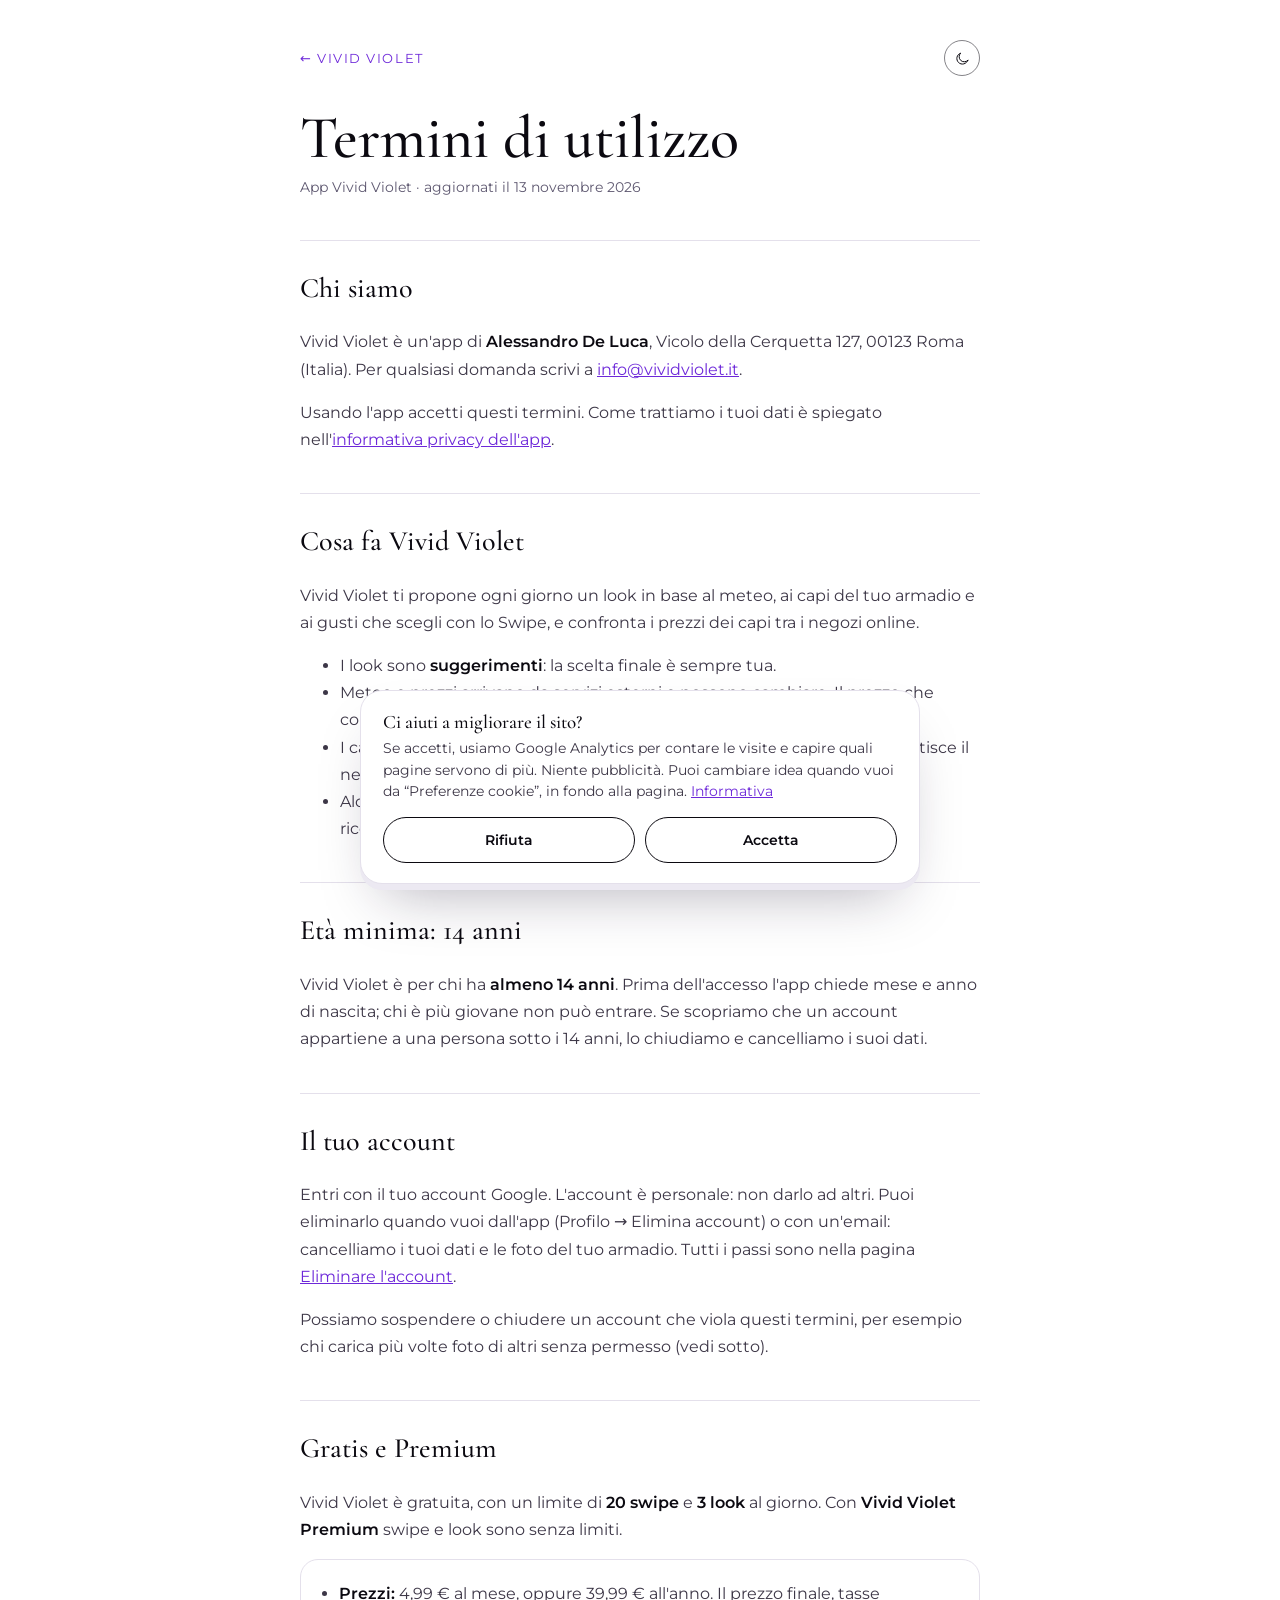
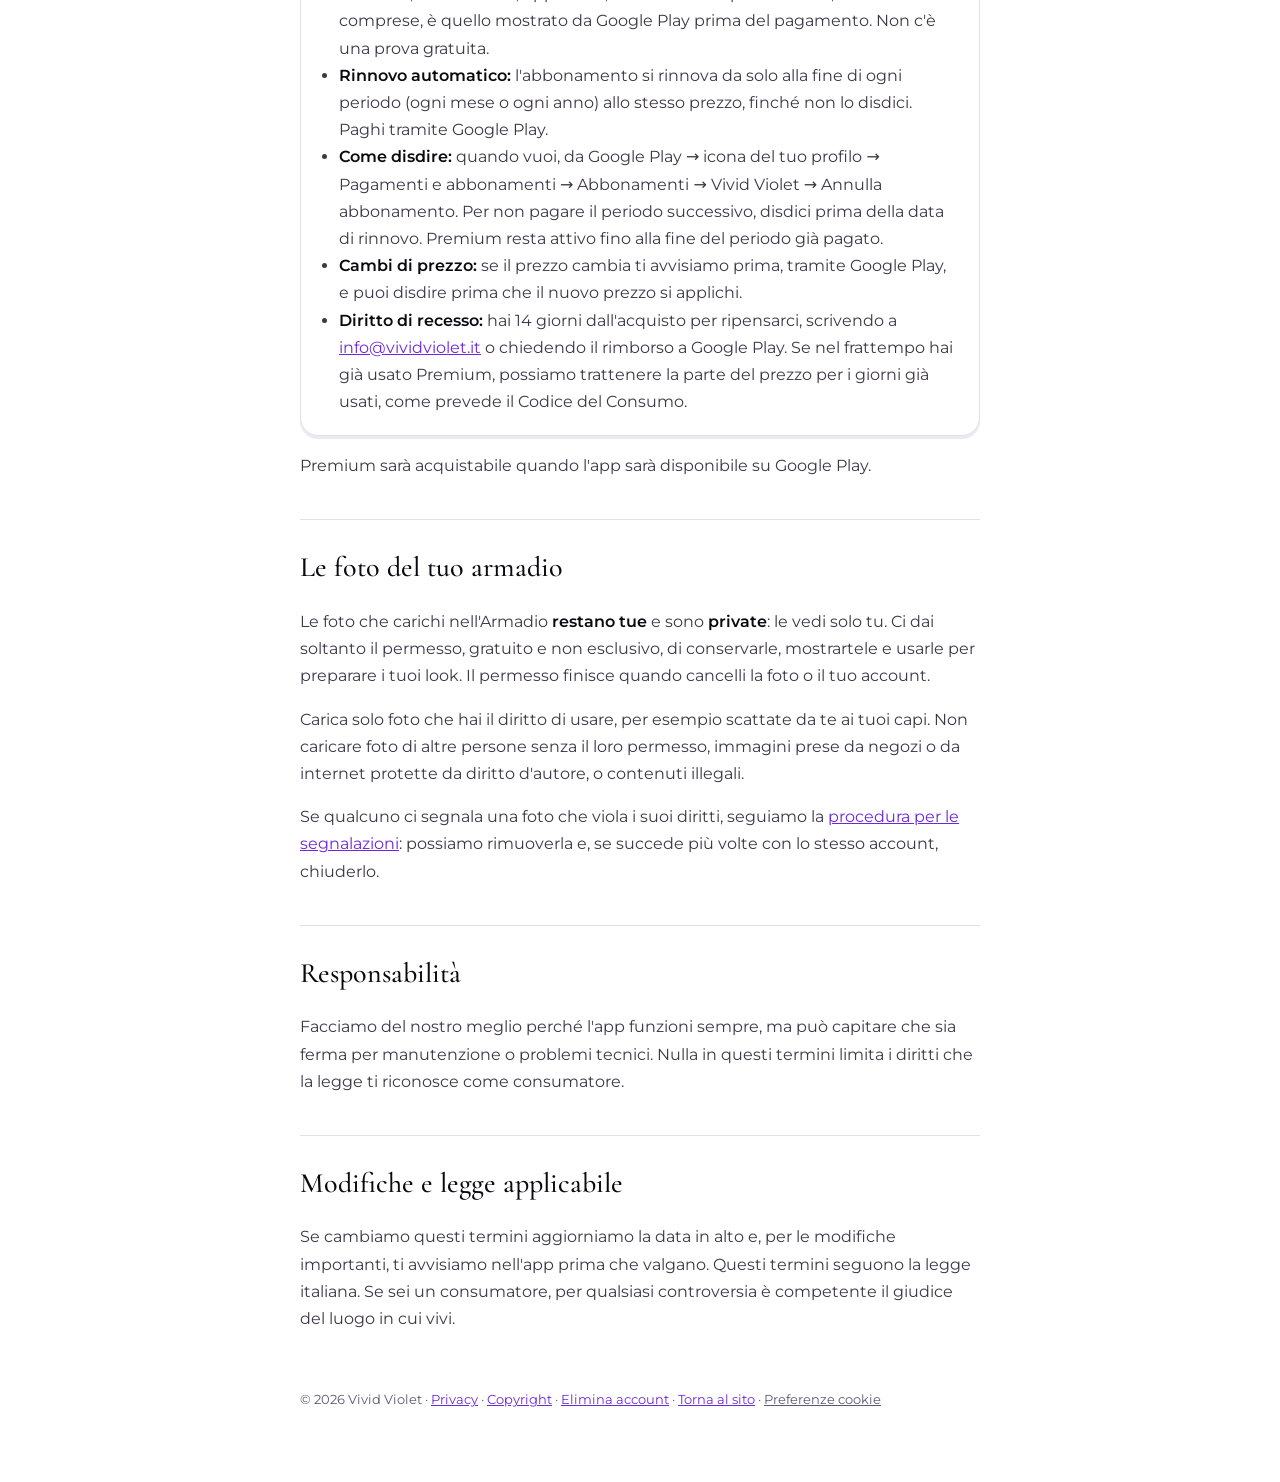
<file: termini.html>
<!DOCTYPE html>
<html lang="it">
<head>
<meta charset="utf-8">
<meta name="viewport" content="width=device-width, initial-scale=1">
<meta http-equiv="Content-Security-Policy" content="default-src 'self'; script-src 'self' https://www.googletagmanager.com; style-src 'self' 'unsafe-inline'; img-src 'self' data: https://*.google-analytics.com https://*.googletagmanager.com; font-src 'self'; connect-src 'self' https://*.google-analytics.com https://*.analytics.google.com https://*.googletagmanager.com; form-action 'self'; base-uri 'self'; object-src 'none'; upgrade-insecure-requests">
<meta name="referrer" content="strict-origin-when-cross-origin">
<title>Termini di utilizzo · Vivid Violet</title>
<meta name="description" content="Le regole di Vivid Violet: età minima, account, abbonamento Premium (prezzi, rinnovo e disdetta) e foto dell'armadio.">
<link rel="icon" type="image/png" href="favicon.png">
<link rel="canonical" href="https://vividviolet.it/termini.html">
<meta name="theme-color" content="#0B0910">
<!-- Modalità giorno/notte: si decide prima di disegnare la pagina (niente lampo) -->
<script src="/tema.js?v=1"></script>
<script src="/consenso.js?v=1" defer></script>
<style>
  @font-face { font-family: "Cormorant Garamond"; src: url("fonts/cormorant-garamond-latin-500-normal.woff2") format("woff2"); font-weight: 500; font-display: swap; }
  @font-face { font-family: "Montserrat"; src: url("fonts/montserrat-latin-400-normal.woff2") format("woff2"); font-weight: 400; font-display: swap; }
  @font-face { font-family: "Montserrat"; src: url("fonts/montserrat-latin-600-normal.woff2") format("woff2"); font-weight: 600; font-display: swap; }
  :root { color-scheme: dark; }
  * { box-sizing: border-box; }
  body { margin: 0; background: #07060A; color: #F6F4FA; font-family: "Montserrat", system-ui, sans-serif; line-height: 1.7; -webkit-font-smoothing: antialiased; }
  main { max-width: 720px; margin: 0 auto; padding: 40px 20px 72px; }
  a { color: #A78BFA; }
  .indietro { font-size: 13px; letter-spacing: .12em; text-transform: uppercase; text-decoration: none; }
  h1 { font-family: "Cormorant Garamond", Georgia, serif; font-weight: 500; font-size: clamp(40px, 7vw, 60px); line-height: 1; margin: 32px 0 8px; }
  h2 { font-family: "Cormorant Garamond", Georgia, serif; font-weight: 500; font-size: 28px; margin: 40px 0 8px; padding-top: 24px; border-top: 1px solid #2E2742; }
  p, li { color: #D9D4E4; }
  .data { color: #ABA4BC; font-size: 14px; margin: 0; }
  strong { color: #F6F4FA; font-weight: 600; }
  .riquadro { border: 1px solid #2E2742; border-top-color: #4A3F66; border-radius: 18px; padding: 4px 20px; background: #120F19; }
  .riquadro ul, .riquadro ol { padding-left: 18px; }
  footer { margin-top: 56px; color: #ABA4BC; font-size: 13px; }
  .cima { display: flex; justify-content: space-between; align-items: center; gap: 16px; }
  /* Pulsante sole/luna (compare solo con JavaScript attivo) */
  .tema { display: inline-grid; place-items: center; flex: none; width: 36px; height: 36px; padding: 0; border-radius: 50%; border: 1px solid rgba(200,202,210,.45); background: transparent; color: #C8CAD2; cursor: pointer; transition: color .2s, border-color .2s; }
  .tema[hidden] { display: none; }
  .tema:hover { color: #F6F4FA; border-color: #A78BFA; }
  .tema:focus-visible { outline: 2px solid #C8CAD2; outline-offset: 3px; }
  .tema svg { width: 17px; height: 17px; fill: none; stroke: currentColor; stroke-width: 1.4; stroke-linecap: round; stroke-linejoin: round; }
  .tema .luna { display: none; }
  html[data-tema="giorno"] .tema .sole { display: none; }
  html[data-tema="giorno"] .tema .luna { display: block; }
  html[data-tema="giorno"] .tema { color: #0B0910; border-color: rgba(11,9,16,.5); }
  html[data-tema="giorno"] .tema:hover { border-color: #6D28D9; }
  html[data-tema="giorno"] .tema:focus-visible { outline-color: #3D3747; }
  /* Modalità giorno: bianco come colore principale, nero e viola scuro nei dettagli */
  html[data-tema="giorno"] { color-scheme: light; }
  html[data-tema="giorno"] body { background: #FFFFFF; color: #0B0910; }
  html[data-tema="giorno"] a { color: #6D28D9; }
  html[data-tema="giorno"] h2 { border-top-color: #E4E0EB; }
  html[data-tema="giorno"] p, html[data-tema="giorno"] li { color: #3D3747; }
  html[data-tema="giorno"] .data, html[data-tema="giorno"] footer { color: #5E5870; }
  html[data-tema="giorno"] strong { color: #0B0910; }
  html[data-tema="giorno"] .riquadro { background: #FFFFFF; border-color: #E4E0EB; box-shadow: 0 3px 0 #ECE9F2; }
</style>
</head>
<body>
<main>
  <div class="cima">
  <a class="indietro" href="/">← Vivid Violet</a>
  <button class="tema" type="button" hidden aria-label="Passa alla modalità giorno">
    <svg class="sole" viewBox="0 0 24 24" aria-hidden="true" focusable="false"><circle cx="12" cy="12" r="4.2"/><path d="M12 2.6v2.2M12 19.2v2.2M2.6 12h2.2M19.2 12h2.2M5.4 5.4l1.5 1.5M17.1 17.1l1.5 1.5M5.4 18.6l1.5-1.5M17.1 6.9l1.5-1.5"/></svg>
    <svg class="luna" viewBox="0 0 24 24" aria-hidden="true" focusable="false"><path d="M19.6 14.6A8 8 0 1 1 9.4 4.4a6.4 6.4 0 0 0 10.2 10.2Z"/></svg>
  </button>
  </div>
  <h1>Termini di utilizzo</h1>
  <p class="data">App Vivid Violet · aggiornati il 13 novembre 2026</p>

  <h2>Chi siamo</h2>
  <p>Vivid Violet è un'app di <strong>Alessandro De Luca</strong>, Vicolo della Cerquetta 127, 00123 Roma (Italia). Per qualsiasi domanda scrivi a <a href="mailto:info@vividviolet.it">info@vividviolet.it</a>.</p>
  <p>Usando l'app accetti questi termini. Come trattiamo i tuoi dati è spiegato nell'<a href="privacy-app.html">informativa privacy dell'app</a>.</p>

  <h2>Cosa fa Vivid Violet</h2>
  <p>Vivid Violet ti propone ogni giorno un look in base al meteo, ai capi del tuo armadio e ai gusti che scegli con lo Swipe, e confronta i prezzi dei capi tra i negozi online.</p>
  <ul>
    <li>I look sono <strong>suggerimenti</strong>: la scelta finale è sempre tua.</li>
    <li>Meteo e prezzi arrivano da servizi esterni e possono cambiare. Il prezzo che conta è quello del negozio al momento dell'acquisto.</li>
    <li>I capi si comprano <strong>dai negozi</strong>, non da noi: spedizioni, resi e garanzie li gestisce il negozio.</li>
    <li>Alcuni link ai negozi sono <strong>link di affiliazione</strong>: se compri, il negozio può riconoscerci una piccola commissione, senza costi in più per te.</li>
  </ul>

  <h2>Età minima: 14 anni</h2>
  <p>Vivid Violet è per chi ha <strong>almeno 14 anni</strong>. Prima dell'accesso l'app chiede mese e anno di nascita; chi è più giovane non può entrare. Se scopriamo che un account appartiene a una persona sotto i 14 anni, lo chiudiamo e cancelliamo i suoi dati.</p>

  <h2>Il tuo account</h2>
  <p>Entri con il tuo account Google. L'account è personale: non darlo ad altri. Puoi eliminarlo quando vuoi dall'app (Profilo → Elimina account) o con un'email: cancelliamo i tuoi dati e le foto del tuo armadio. Tutti i passi sono nella pagina <a href="elimina-account.html">Eliminare l'account</a>.</p>
  <p>Possiamo sospendere o chiudere un account che viola questi termini, per esempio chi carica più volte foto di altri senza permesso (vedi sotto).</p>

  <h2>Gratis e Premium</h2>
  <p>Vivid Violet è gratuita, con un limite di <strong>20 swipe</strong> e <strong>3 look</strong> al giorno. Con <strong>Vivid Violet Premium</strong> swipe e look sono senza limiti.</p>
  <div class="riquadro">
    <ul>
      <li><strong>Prezzi:</strong> 4,99 € al mese, oppure 39,99 € all'anno. Il prezzo finale, tasse comprese, è quello mostrato da Google Play prima del pagamento. Non c'è una prova gratuita.</li>
      <li><strong>Rinnovo automatico:</strong> l'abbonamento si rinnova da solo alla fine di ogni periodo (ogni mese o ogni anno) allo stesso prezzo, finché non lo disdici. Paghi tramite Google Play.</li>
      <li><strong>Come disdire:</strong> quando vuoi, da Google Play → icona del tuo profilo → Pagamenti e abbonamenti → Abbonamenti → Vivid Violet → Annulla abbonamento. Per non pagare il periodo successivo, disdici prima della data di rinnovo. Premium resta attivo fino alla fine del periodo già pagato.</li>
      <li><strong>Cambi di prezzo:</strong> se il prezzo cambia ti avvisiamo prima, tramite Google Play, e puoi disdire prima che il nuovo prezzo si applichi.</li>
      <li><strong>Diritto di recesso:</strong> hai 14 giorni dall'acquisto per ripensarci, scrivendo a <a href="mailto:info@vividviolet.it">info@vividviolet.it</a> o chiedendo il rimborso a Google Play. Se nel frattempo hai già usato Premium, possiamo trattenere la parte del prezzo per i giorni già usati, come prevede il Codice del Consumo.</li>
    </ul>
  </div>
  <p>Premium sarà acquistabile quando l'app sarà disponibile su Google Play.</p>

  <h2>Le foto del tuo armadio</h2>
  <p>Le foto che carichi nell'Armadio <strong>restano tue</strong> e sono <strong>private</strong>: le vedi solo tu. Ci dai soltanto il permesso, gratuito e non esclusivo, di conservarle, mostrartele e usarle per preparare i tuoi look. Il permesso finisce quando cancelli la foto o il tuo account.</p>
  <p>Carica solo foto che hai il diritto di usare, per esempio scattate da te ai tuoi capi. Non caricare foto di altre persone senza il loro permesso, immagini prese da negozi o da internet protette da diritto d'autore, o contenuti illegali.</p>
  <p>Se qualcuno ci segnala una foto che viola i suoi diritti, seguiamo la <a href="copyright.html">procedura per le segnalazioni</a>: possiamo rimuoverla e, se succede più volte con lo stesso account, chiuderlo.</p>

  <h2>Responsabilità</h2>
  <p>Facciamo del nostro meglio perché l'app funzioni sempre, ma può capitare che sia ferma per manutenzione o problemi tecnici. Nulla in questi termini limita i diritti che la legge ti riconosce come consumatore.</p>

  <h2>Modifiche e legge applicabile</h2>
  <p>Se cambiamo questi termini aggiorniamo la data in alto e, per le modifiche importanti, ti avvisiamo nell'app prima che valgano. Questi termini seguono la legge italiana. Se sei un consumatore, per qualsiasi controversia è competente il giudice del luogo in cui vivi.</p>

  <footer>© 2026 Vivid Violet · <a href="privacy-app.html">Privacy</a> · <a href="copyright.html">Copyright</a> · <a href="elimina-account.html">Elimina account</a> · <a href="/">Torna al sito</a></footer>
</main>
</body>
</html>
</file>
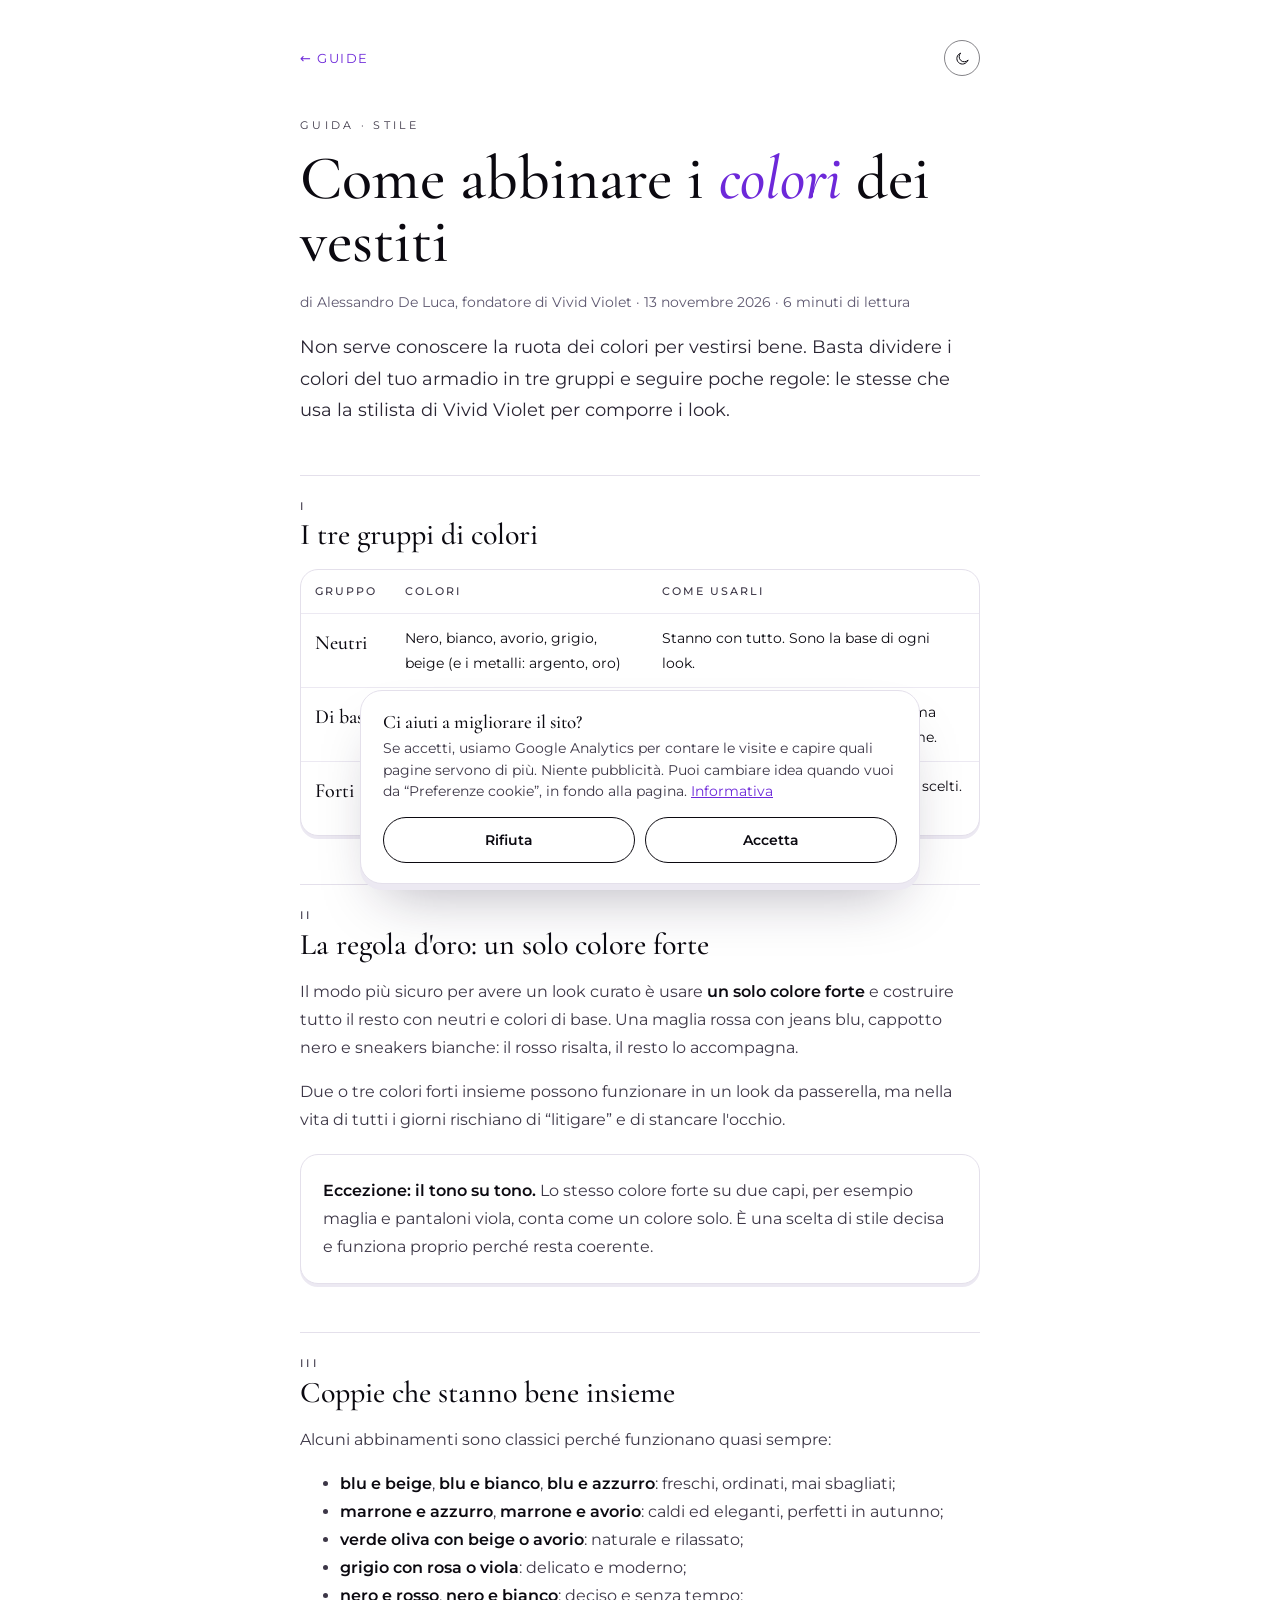
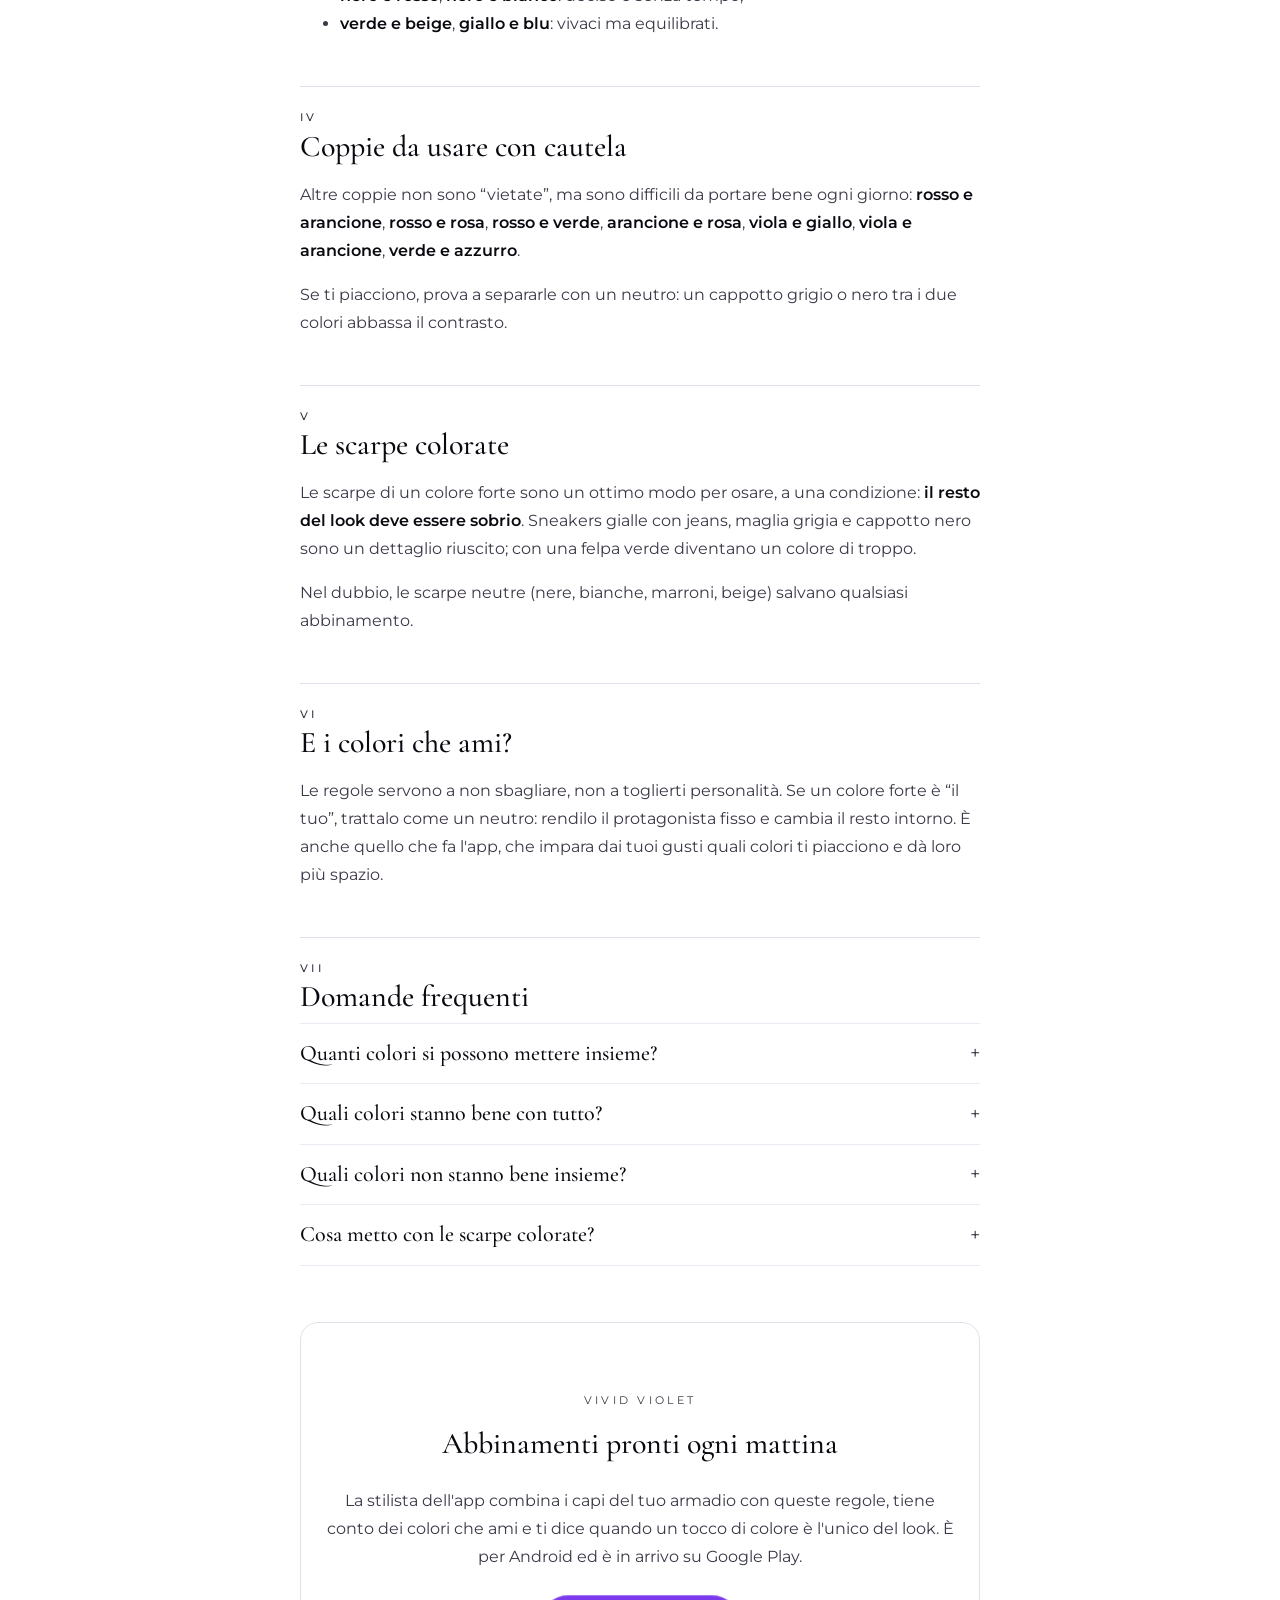
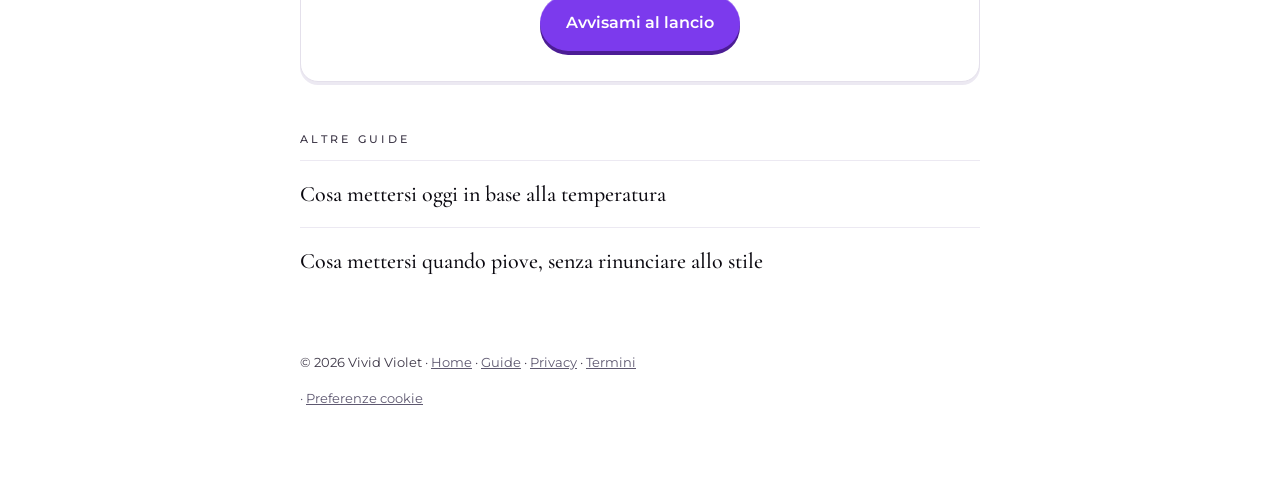
<file: guide/come-abbinare-i-colori-dei-vestiti.html>
<!DOCTYPE html>
<html lang="it">
<head>
<meta charset="utf-8">
<meta name="viewport" content="width=device-width, initial-scale=1">
<meta http-equiv="Content-Security-Policy" content="default-src 'self'; script-src 'self' https://www.googletagmanager.com; style-src 'self' 'unsafe-inline'; img-src 'self' data: https://*.google-analytics.com https://*.googletagmanager.com; font-src 'self'; connect-src 'self' https://*.google-analytics.com https://*.analytics.google.com https://*.googletagmanager.com; form-action 'self'; base-uri 'self'; object-src 'none'; upgrade-insecure-requests">
<meta name="referrer" content="strict-origin-when-cross-origin">
<title>Come abbinare i colori dei vestiti | Vivid Violet</title>
<meta name="description" content="Neutri, colori di base e un solo colore forte: come abbinare i colori dei vestiti, quali coppie stanno bene e quali evitare. Regole semplici, per tutti.">
<link rel="icon" type="image/png" href="../favicon.png">
<link rel="canonical" href="https://vividviolet.it/guide/come-abbinare-i-colori-dei-vestiti.html">
<meta name="theme-color" content="#0B0910">
<!-- Modalità giorno/notte: si decide prima di disegnare la pagina (niente lampo) -->
<script src="/tema.js?v=1"></script>
<script src="/consenso.js?v=1" defer></script>
<meta property="og:type" content="article">
<meta property="og:locale" content="it_IT">
<meta property="og:site_name" content="Vivid Violet">
<meta property="og:title" content="Come abbinare i colori dei vestiti">
<meta property="og:description" content="Neutri, colori di base e un solo colore forte: le regole semplici per abbinare i colori.">
<meta property="og:url" content="https://vividviolet.it/guide/come-abbinare-i-colori-dei-vestiti.html">
<meta property="og:image" content="https://vividviolet.it/anteprima.png?v=3">
<script type="application/ld+json">
{
  "@context": "https://schema.org",
  "@type": "Article",
  "headline": "Come abbinare i colori dei vestiti",
  "description": "Neutri, colori di base e un solo colore forte: le regole semplici per abbinare i colori.",
  "inLanguage": "it-IT",
  "datePublished": "2026-11-13",
  "dateModified": "2026-11-16",
  "author": { "@type": "Person", "name": "Alessandro De Luca" },
  "publisher": { "@type": "Organization", "name": "Vivid Violet", "url": "https://vividviolet.it/" },
  "mainEntityOfPage": "https://vividviolet.it/guide/come-abbinare-i-colori-dei-vestiti.html",
  "image": "https://vividviolet.it/anteprima.png?v=3"
}
</script>
<link rel="preload" href="../fonts/cormorant-garamond-latin-500-normal.woff2" as="font" type="font/woff2" crossorigin>
<link rel="stylesheet" href="stile.css?v=4">
<script type="application/ld+json">
{
  "@context": "https://schema.org",
  "@type": "BreadcrumbList",
  "itemListElement": [
    {
      "@type": "ListItem",
      "position": 1,
      "name": "Vivid Violet",
      "item": "https://vividviolet.it/"
    },
    {
      "@type": "ListItem",
      "position": 2,
      "name": "Guide",
      "item": "https://vividviolet.it/guide/"
    },
    {
      "@type": "ListItem",
      "position": 3,
      "name": "Come abbinare i colori dei vestiti",
      "item": "https://vividviolet.it/guide/come-abbinare-i-colori-dei-vestiti.html"
    }
  ]
}
</script>
<script type="application/ld+json">
{
  "@context": "https://schema.org",
  "@type": "FAQPage",
  "mainEntity": [
    {
      "@type": "Question",
      "name": "Quanti colori si possono mettere insieme?",
      "acceptedAnswer": {
        "@type": "Answer",
        "text": "Per tutti i giorni la regola più sicura è un solo colore forte, con il resto in neutri e colori di base. Lo stesso colore forte su due capi, come maglia e pantaloni viola, conta come un colore solo."
      }
    },
    {
      "@type": "Question",
      "name": "Quali colori stanno bene con tutto?",
      "acceptedAnswer": {
        "@type": "Answer",
        "text": "Nero, bianco, avorio, grigio e beige, insieme ai metalli come argento e oro. Anche blu, marrone e verde oliva si abbinano quasi a tutto, ma meglio non metterli tutti e tre nello stesso look."
      }
    },
    {
      "@type": "Question",
      "name": "Quali colori non stanno bene insieme?",
      "acceptedAnswer": {
        "@type": "Answer",
        "text": "Nessuna coppia è vietata, ma alcune sono difficili da portare ogni giorno: rosso e arancione, rosso e rosa, rosso e verde, arancione e rosa, viola e giallo, viola e arancione, verde e azzurro. Un capo neutro tra i due colori abbassa il contrasto."
      }
    },
    {
      "@type": "Question",
      "name": "Cosa metto con le scarpe colorate?",
      "acceptedAnswer": {
        "@type": "Answer",
        "text": "Un look sobrio, fatto di neutri e colori di base. Sneakers gialle con jeans, maglia grigia e cappotto nero funzionano; con una felpa verde il colore diventa troppo. Nel dubbio, scarpe nere, bianche, marroni o beige vanno con tutto."
      }
    }
  ]
}
</script>
</head>
<body>
<a class="salta" href="#contenuto">Vai al contenuto</a>
<main>
  <div class="cima">
  <a class="indietro" href="./">← Guide</a>
  <button class="tema" type="button" hidden aria-label="Passa alla modalità giorno">
    <svg class="sole" viewBox="0 0 24 24" aria-hidden="true" focusable="false"><circle cx="12" cy="12" r="4.2"/><path d="M12 2.6v2.2M12 19.2v2.2M2.6 12h2.2M19.2 12h2.2M5.4 5.4l1.5 1.5M17.1 17.1l1.5 1.5M5.4 18.6l1.5-1.5M17.1 6.9l1.5-1.5"/></svg>
    <svg class="luna" viewBox="0 0 24 24" aria-hidden="true" focusable="false"><path d="M19.6 14.6A8 8 0 1 1 9.4 4.4a6.4 6.4 0 0 0 10.2 10.2Z"/></svg>
  </button>
  </div>

  <article id="contenuto" tabindex="-1">
    <p class="kicker">Guida · Stile</p>
    <h1>Come abbinare i <em>colori</em> dei vestiti</h1>
    <p class="firma">di Alessandro De Luca, fondatore di <span translate="no">Vivid Violet</span> · 13 novembre 2026 · 6 minuti di lettura</p>

    <p class="apertura">Non serve conoscere la ruota dei colori per vestirsi bene. Basta dividere i colori del tuo armadio in tre gruppi e seguire poche regole: le stesse che usa la stilista di Vivid Violet per comporre i look.</p>

    <h2><span class="num">I</span>I tre gruppi di colori</h2>
    <div class="tabella" role="region" aria-label="Tabella: i tre gruppi di colori" tabindex="0">
      <table>
        <thead>
          <tr><th scope="col">Gruppo</th><th scope="col">Colori</th><th scope="col">Come usarli</th></tr>
        </thead>
        <tbody>
          <tr><td data-etichetta="Gruppo">Neutri</td><td data-etichetta="Colori">Nero, bianco, avorio, grigio, beige (e i metalli: argento, oro)</td><td data-etichetta="Come usarli">Stanno con tutto. Sono la base di ogni look.</td></tr>
          <tr><td data-etichetta="Gruppo">Di base</td><td data-etichetta="Colori">Blu, marrone, verde oliva</td><td data-etichetta="Come usarli">Si comportano quasi come i neutri, ma meglio non metterli tutti e tre insieme.</td></tr>
          <tr><td data-etichetta="Gruppo">Forti</td><td data-etichetta="Colori">Rosso, rosa, viola, giallo, arancione, azzurro, verde</td><td data-etichetta="Come usarli">Danno carattere al look. Pochi, e ben scelti.</td></tr>
        </tbody>
      </table>
    </div>

    <h2><span class="num">II</span>La regola d'oro: un solo colore forte</h2>
    <p>Il modo più sicuro per avere un look curato è usare <strong>un solo colore forte</strong> e costruire tutto il resto con neutri e colori di base. Una maglia rossa con jeans blu, cappotto nero e sneakers bianche: il rosso risalta, il resto lo accompagna.</p>
    <p>Due o tre colori forti insieme possono funzionare in un look da passerella, ma nella vita di tutti i giorni rischiano di “litigare” e di stancare l'occhio.</p>
    <div class="riquadro">
      <p><strong>Eccezione: il tono su tono.</strong> Lo stesso colore forte su due capi, per esempio maglia e pantaloni viola, conta come un colore solo. È una scelta di stile decisa e funziona proprio perché resta coerente.</p>
    </div>

    <h2><span class="num">III</span>Coppie che stanno bene insieme</h2>
    <p>Alcuni abbinamenti sono classici perché funzionano quasi sempre:</p>
    <ul>
      <li><strong>blu e beige</strong>, <strong>blu e bianco</strong>, <strong>blu e azzurro</strong>: freschi, ordinati, mai sbagliati;</li>
      <li><strong>marrone e azzurro</strong>, <strong>marrone e avorio</strong>: caldi ed eleganti, perfetti in autunno;</li>
      <li><strong>verde oliva con beige o avorio</strong>: naturale e rilassato;</li>
      <li><strong>grigio con rosa o viola</strong>: delicato e moderno;</li>
      <li><strong>nero e rosso</strong>, <strong>nero e bianco</strong>: deciso e senza tempo;</li>
      <li><strong>verde e beige</strong>, <strong>giallo e blu</strong>: vivaci ma equilibrati.</li>
    </ul>

    <h2><span class="num">IV</span>Coppie da usare con cautela</h2>
    <p>Altre coppie non sono “vietate”, ma sono difficili da portare bene ogni giorno: <strong>rosso e arancione</strong>, <strong>rosso e rosa</strong>, <strong>rosso e verde</strong>, <strong>arancione e rosa</strong>, <strong>viola e giallo</strong>, <strong>viola e arancione</strong>, <strong>verde e azzurro</strong>.</p>
    <p>Se ti piacciono, prova a separarle con un neutro: un cappotto grigio o nero tra i due colori abbassa il contrasto.</p>

    <h2><span class="num">V</span>Le scarpe colorate</h2>
    <p>Le scarpe di un colore forte sono un ottimo modo per osare, a una condizione: <strong>il resto del look deve essere sobrio</strong>. Sneakers gialle con jeans, maglia grigia e cappotto nero sono un dettaglio riuscito; con una felpa verde diventano un colore di troppo.</p>
    <p>Nel dubbio, le scarpe neutre (nere, bianche, marroni, beige) salvano qualsiasi abbinamento.</p>

    <h2><span class="num">VI</span>E i colori che ami?</h2>
    <p>Le regole servono a non sbagliare, non a toglierti personalità. Se un colore forte è “il tuo”, trattalo come un neutro: rendilo il protagonista fisso e cambia il resto intorno. È anche quello che fa l'app, che impara dai tuoi gusti quali colori ti piacciono e dà loro più spazio.</p>

    <section class="domande" aria-labelledby="titolo-domande">
      <h2 id="titolo-domande"><span class="num">VII</span>Domande frequenti</h2>
      <details>
        <summary>Quanti colori si possono mettere insieme?</summary>
        <p>Per tutti i giorni la regola più sicura è un solo colore forte, con il resto in neutri e colori di base. Lo stesso colore forte su due capi, come maglia e pantaloni viola, conta come un colore solo.</p>
      </details>
      <details>
        <summary>Quali colori stanno bene con tutto?</summary>
        <p>Nero, bianco, avorio, grigio e beige, insieme ai metalli come argento e oro. Anche blu, marrone e verde oliva si abbinano quasi a tutto, ma meglio non metterli tutti e tre nello stesso look.</p>
      </details>
      <details>
        <summary>Quali colori non stanno bene insieme?</summary>
        <p>Nessuna coppia è vietata, ma alcune sono difficili da portare ogni giorno: rosso e arancione, rosso e rosa, rosso e verde, arancione e rosa, viola e giallo, viola e arancione, verde e azzurro. Un capo neutro tra i due colori abbassa il contrasto.</p>
      </details>
      <details>
        <summary>Cosa metto con le scarpe colorate?</summary>
        <p>Un look sobrio, fatto di neutri e colori di base. Sneakers gialle con jeans, maglia grigia e cappotto nero funzionano; con una felpa verde il colore diventa troppo. Nel dubbio, scarpe nere, bianche, marroni o beige vanno con tutto.</p>
      </details>
    </section>

    <aside class="riquadro invito">
      <p class="kicker" translate="no">Vivid Violet</p>
      <h3>Abbinamenti pronti ogni mattina</h3>
      <p>La stilista dell'app combina i capi del tuo armadio con queste regole, tiene conto dei colori che ami e ti dice quando un tocco di colore è l'unico del look. È per Android ed è in arrivo su Google Play.</p>
      <a class="pulsante" href="/#avvisami">Avvisami al lancio</a>
    </aside>

    <nav class="altre" aria-label="Altre guide">
      <h3>Altre guide</h3>
      <ul>
        <li><a href="cosa-mettersi-in-base-alla-temperatura.html">Cosa mettersi oggi in base alla temperatura</a></li>
        <li><a href="cosa-mettersi-quando-piove.html">Cosa mettersi quando piove, senza rinunciare allo stile</a></li>
      </ul>
    </nav>
  </article>

  <footer>
    <p>© 2026 <span translate="no">Vivid Violet</span> · <a href="/">Home</a> · <a href="./">Guide</a> · <a href="../privacy.html">Privacy</a> · <a href="../termini.html">Termini</a></p>
  </footer>
</main>
</body>
</html>
</file>
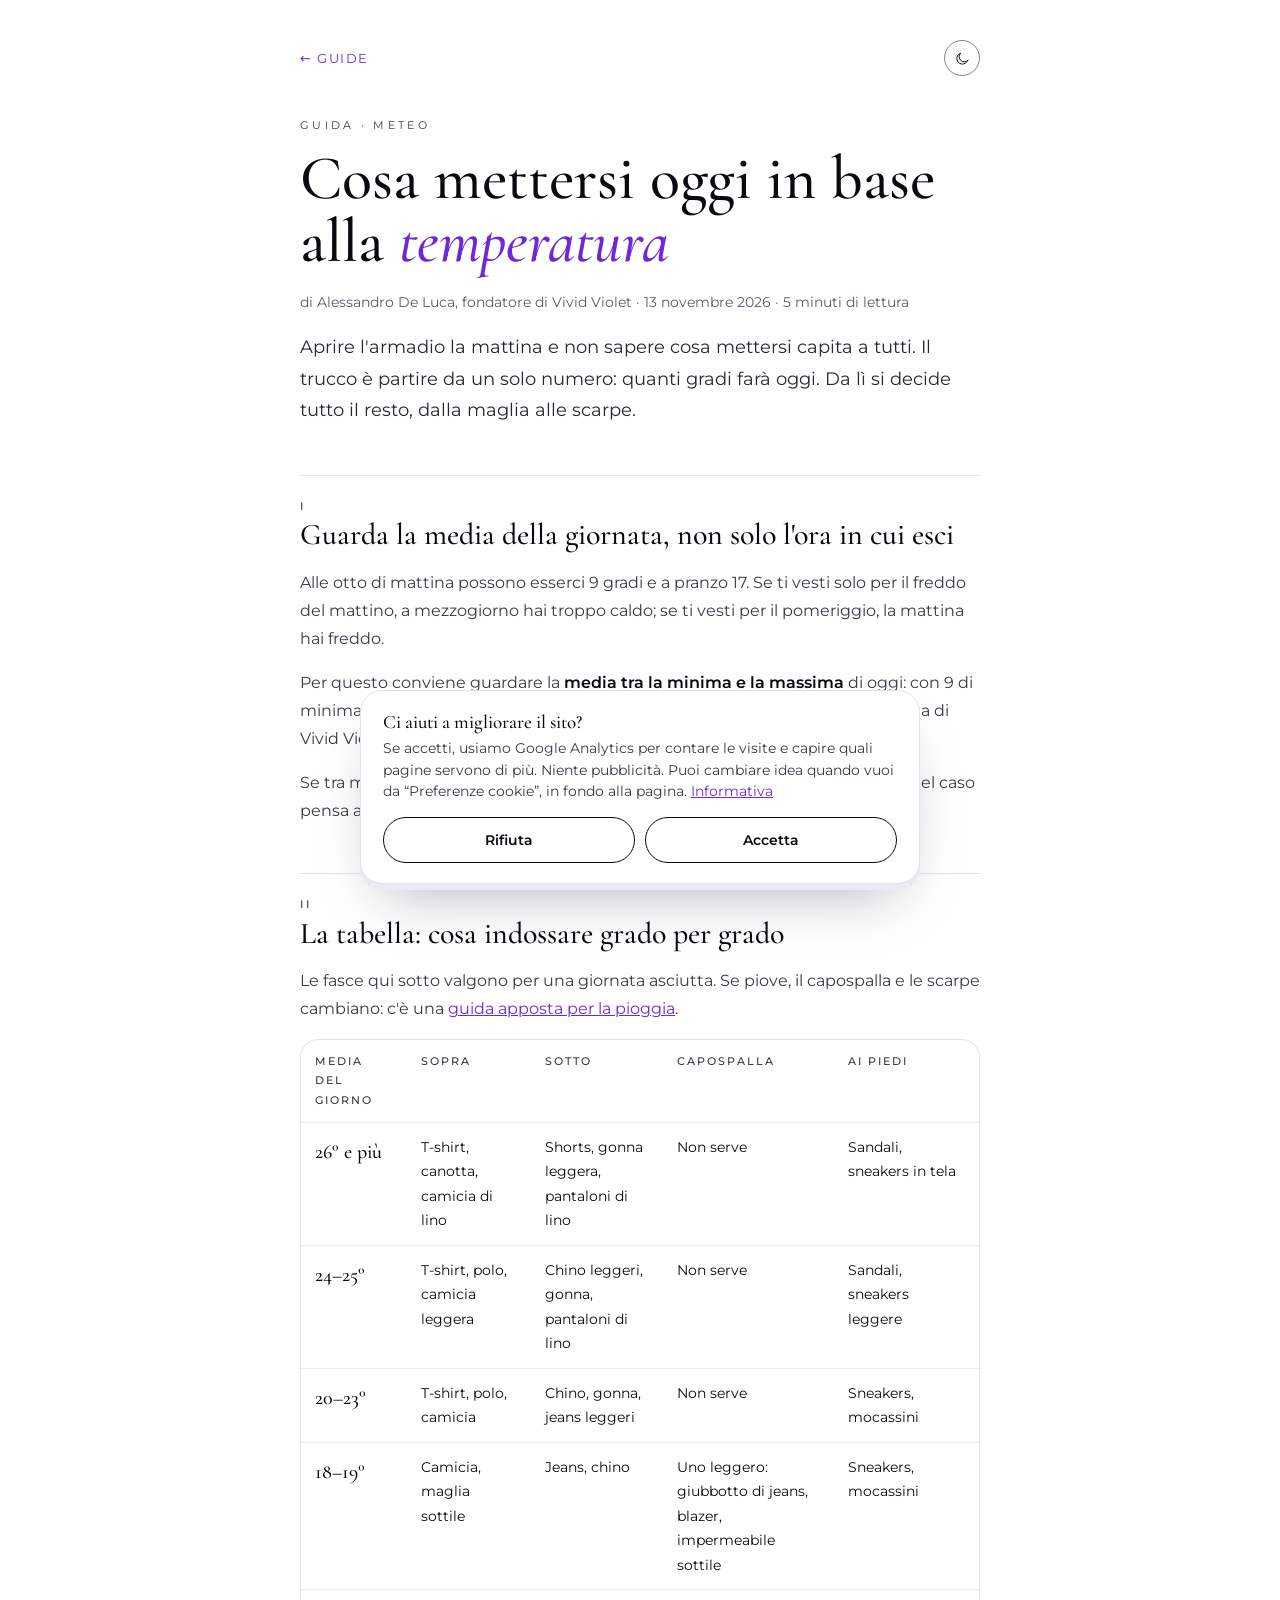
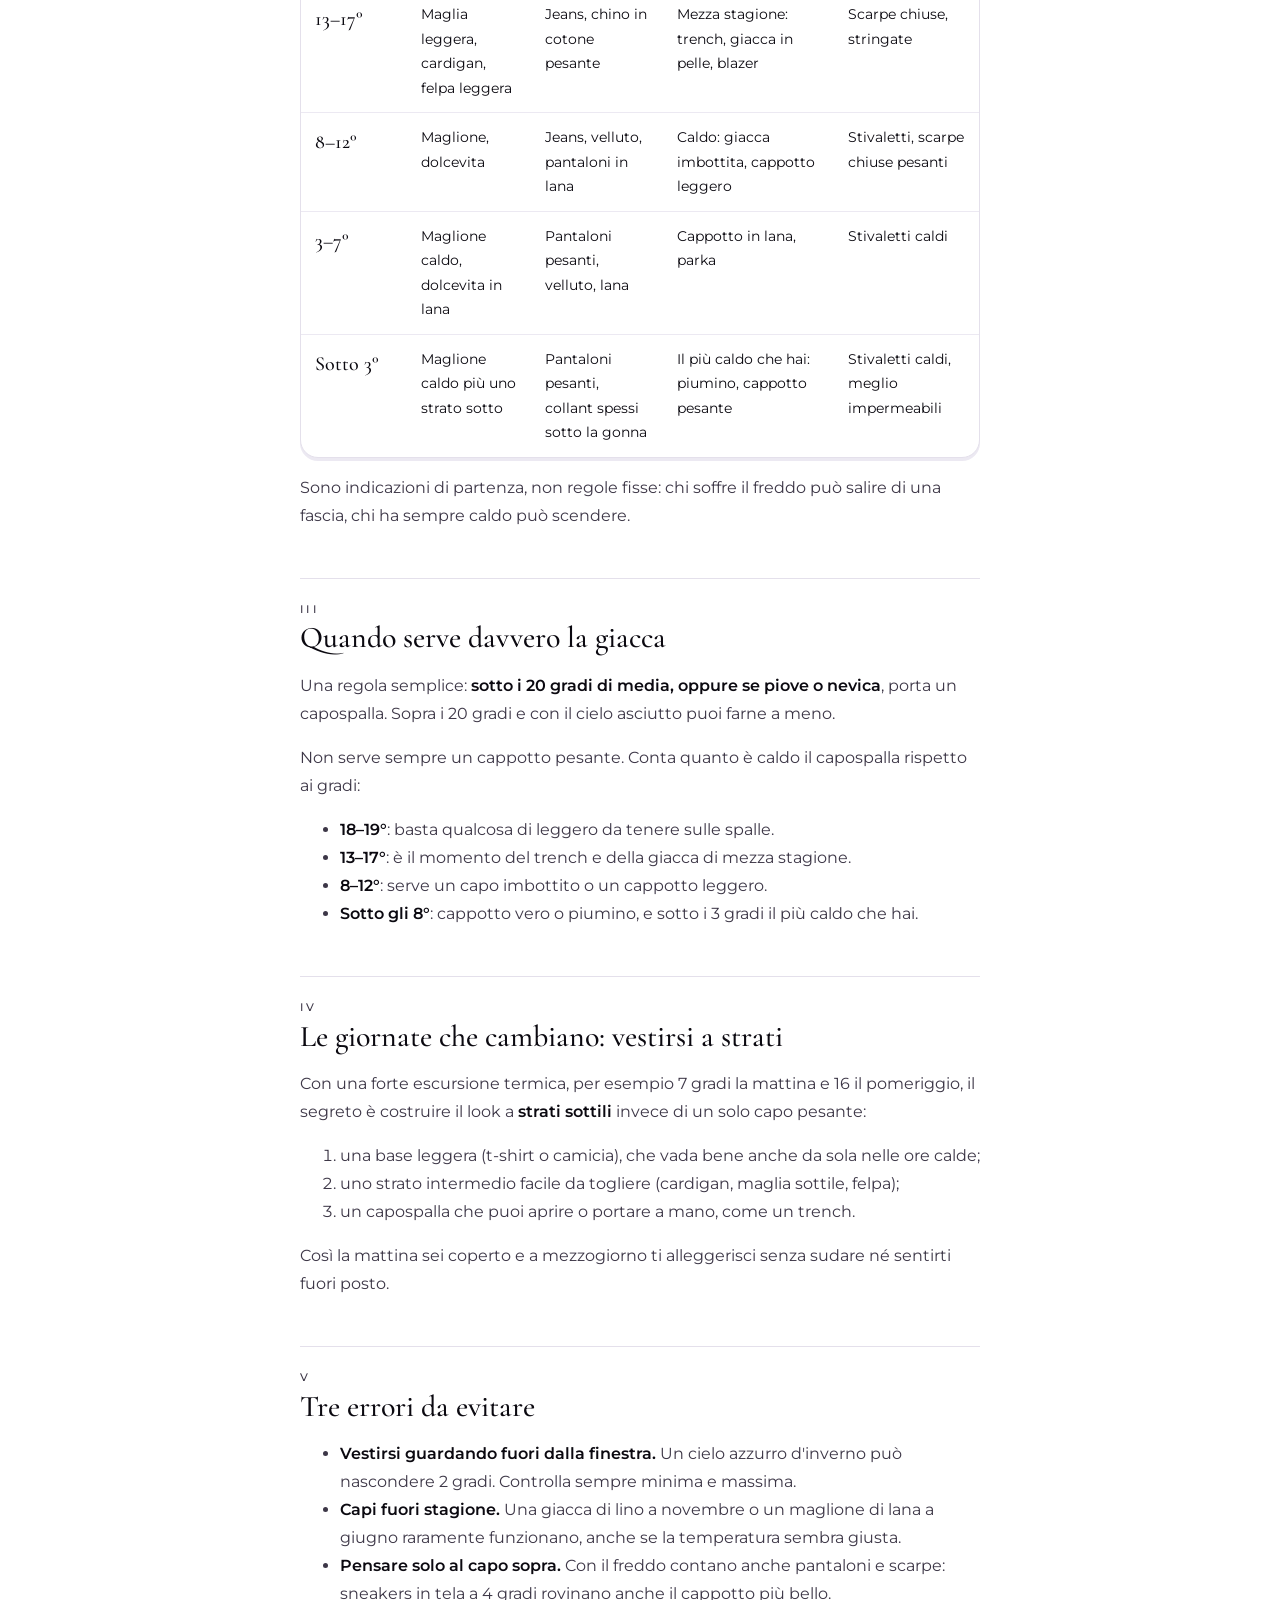
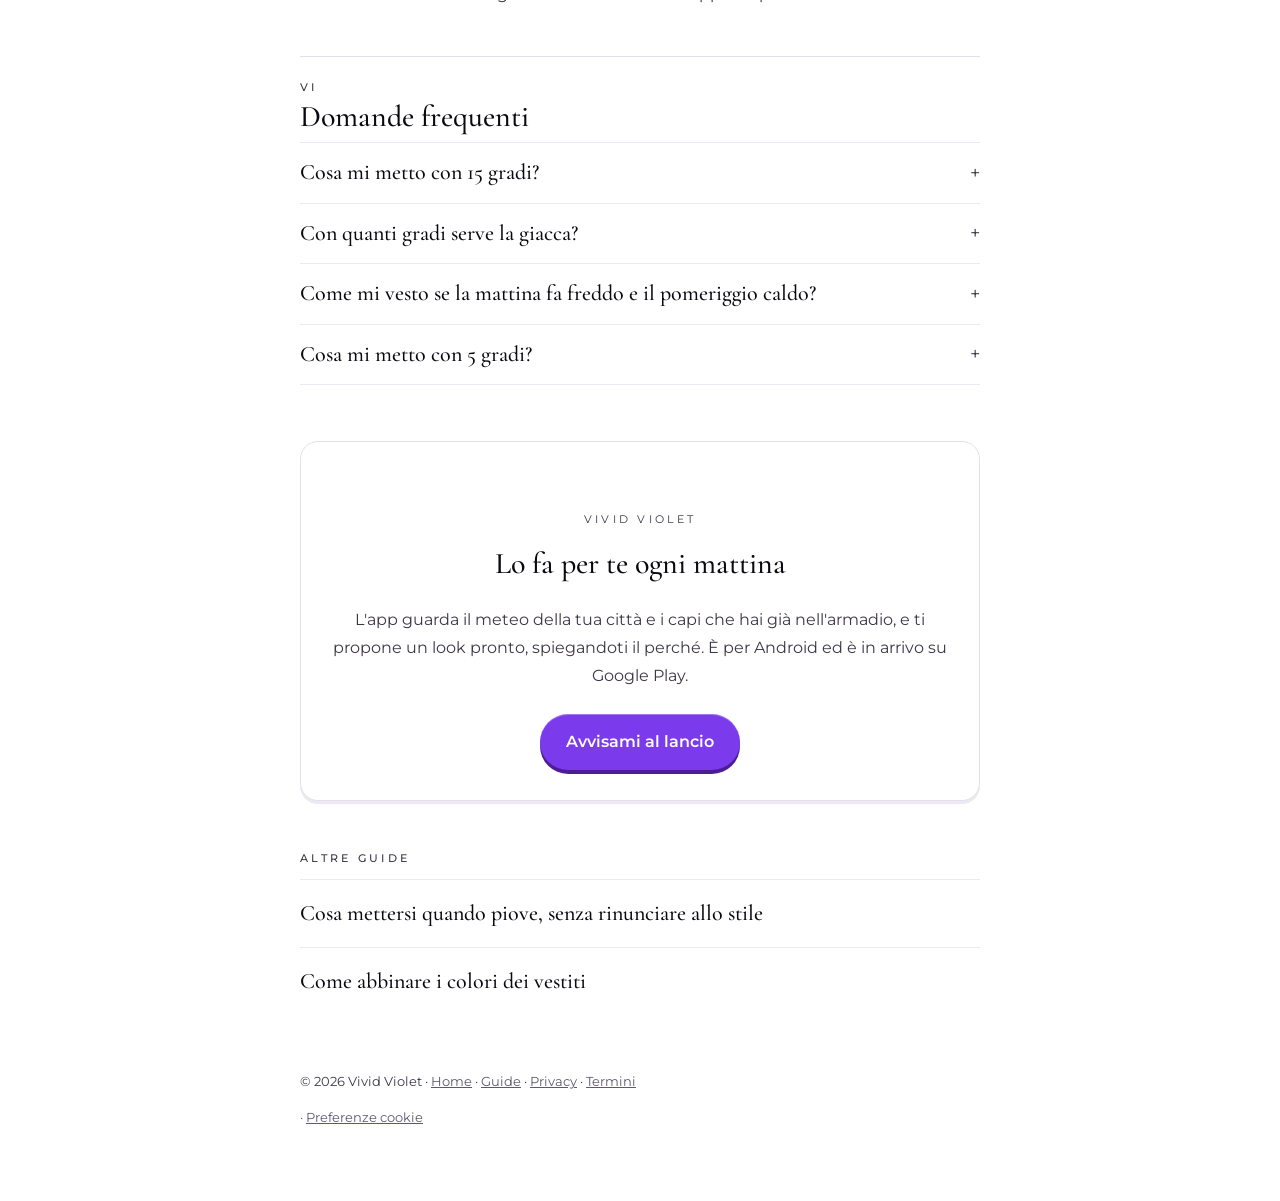
<file: guide/cosa-mettersi-in-base-alla-temperatura.html>
<!DOCTYPE html>
<html lang="it">
<head>
<meta charset="utf-8">
<meta name="viewport" content="width=device-width, initial-scale=1">
<meta http-equiv="Content-Security-Policy" content="default-src 'self'; script-src 'self' https://www.googletagmanager.com; style-src 'self' 'unsafe-inline'; img-src 'self' data: https://*.google-analytics.com https://*.googletagmanager.com; font-src 'self'; connect-src 'self' https://*.google-analytics.com https://*.analytics.google.com https://*.googletagmanager.com; form-action 'self'; base-uri 'self'; object-src 'none'; upgrade-insecure-requests">
<meta name="referrer" content="strict-origin-when-cross-origin">
<title>Cosa mettersi oggi in base alla temperatura | Vivid Violet</title>
<meta name="description" content="Da sotto i 3 a oltre i 26 gradi: cosa indossare sopra, sotto e ai piedi, quando serve la giacca e come vestirsi a strati. Una tabella semplice.">
<link rel="icon" type="image/png" href="../favicon.png">
<link rel="canonical" href="https://vividviolet.it/guide/cosa-mettersi-in-base-alla-temperatura.html">
<meta name="theme-color" content="#0B0910">
<!-- Modalità giorno/notte: si decide prima di disegnare la pagina (niente lampo) -->
<script src="/tema.js?v=1"></script>
<script src="/consenso.js?v=1" defer></script>
<meta property="og:type" content="article">
<meta property="og:locale" content="it_IT">
<meta property="og:site_name" content="Vivid Violet">
<meta property="og:title" content="Cosa mettersi oggi in base alla temperatura">
<meta property="og:description" content="Cosa indossare grado per grado, quando serve la giacca e come vestirsi a strati.">
<meta property="og:url" content="https://vividviolet.it/guide/cosa-mettersi-in-base-alla-temperatura.html">
<meta property="og:image" content="https://vividviolet.it/anteprima.png?v=3">
<script type="application/ld+json">
{
  "@context": "https://schema.org",
  "@type": "Article",
  "headline": "Cosa mettersi oggi in base alla temperatura",
  "description": "Cosa indossare grado per grado, quando serve la giacca e come vestirsi a strati.",
  "inLanguage": "it-IT",
  "datePublished": "2026-11-13",
  "dateModified": "2026-11-16",
  "author": { "@type": "Person", "name": "Alessandro De Luca" },
  "publisher": { "@type": "Organization", "name": "Vivid Violet", "url": "https://vividviolet.it/" },
  "mainEntityOfPage": "https://vividviolet.it/guide/cosa-mettersi-in-base-alla-temperatura.html",
  "image": "https://vividviolet.it/anteprima.png?v=3"
}
</script>
<link rel="preload" href="../fonts/cormorant-garamond-latin-500-normal.woff2" as="font" type="font/woff2" crossorigin>
<link rel="stylesheet" href="stile.css?v=4">
<script type="application/ld+json">
{
  "@context": "https://schema.org",
  "@type": "BreadcrumbList",
  "itemListElement": [
    {
      "@type": "ListItem",
      "position": 1,
      "name": "Vivid Violet",
      "item": "https://vividviolet.it/"
    },
    {
      "@type": "ListItem",
      "position": 2,
      "name": "Guide",
      "item": "https://vividviolet.it/guide/"
    },
    {
      "@type": "ListItem",
      "position": 3,
      "name": "Cosa mettersi oggi in base alla temperatura",
      "item": "https://vividviolet.it/guide/cosa-mettersi-in-base-alla-temperatura.html"
    }
  ]
}
</script>
<script type="application/ld+json">
{
  "@context": "https://schema.org",
  "@type": "FAQPage",
  "mainEntity": [
    {
      "@type": "Question",
      "name": "Cosa mi metto con 15 gradi?",
      "acceptedAnswer": {
        "@type": "Answer",
        "text": "Con una media di 15 gradi vanno bene una maglia leggera o un cardigan, jeans o chino in cotone pesante e scarpe chiuse. Sopra serve un capospalla di mezza stagione: un trench, una giacca in pelle o un blazer. Se la mattina fa molto più freddo, vestiti a strati."
      }
    },
    {
      "@type": "Question",
      "name": "Con quanti gradi serve la giacca?",
      "acceptedAnswer": {
        "@type": "Answer",
        "text": "Sotto i 20 gradi di media, oppure quando piove o nevica. Tra 18 e 19 gradi basta un capo leggero come un giubbotto di jeans; tra 13 e 17 è il momento del trench; sotto i 12 serve una giacca imbottita o un cappotto."
      }
    },
    {
      "@type": "Question",
      "name": "Come mi vesto se la mattina fa freddo e il pomeriggio caldo?",
      "acceptedAnswer": {
        "@type": "Answer",
        "text": "Guarda la media tra minima e massima e costruisci il look a strati sottili: una base leggera che stia bene anche da sola, uno strato intermedio facile da togliere e un capospalla da aprire o portare a mano. Con 6 gradi o più di differenza, gli strati sono la scelta giusta."
      }
    },
    {
      "@type": "Question",
      "name": "Cosa mi metto con 5 gradi?",
      "acceptedAnswer": {
        "@type": "Answer",
        "text": "Maglione caldo o dolcevita in lana, pantaloni pesanti o di velluto, cappotto in lana o parka e stivaletti caldi. Sotto i 3 gradi aggiungi uno strato sotto il maglione e prendi il capospalla più caldo che hai."
      }
    }
  ]
}
</script>
</head>
<body>
<a class="salta" href="#contenuto">Vai al contenuto</a>
<main>
  <div class="cima">
  <a class="indietro" href="./">← Guide</a>
  <button class="tema" type="button" hidden aria-label="Passa alla modalità giorno">
    <svg class="sole" viewBox="0 0 24 24" aria-hidden="true" focusable="false"><circle cx="12" cy="12" r="4.2"/><path d="M12 2.6v2.2M12 19.2v2.2M2.6 12h2.2M19.2 12h2.2M5.4 5.4l1.5 1.5M17.1 17.1l1.5 1.5M5.4 18.6l1.5-1.5M17.1 6.9l1.5-1.5"/></svg>
    <svg class="luna" viewBox="0 0 24 24" aria-hidden="true" focusable="false"><path d="M19.6 14.6A8 8 0 1 1 9.4 4.4a6.4 6.4 0 0 0 10.2 10.2Z"/></svg>
  </button>
  </div>

  <article id="contenuto" tabindex="-1">
    <p class="kicker">Guida · Meteo</p>
    <h1>Cosa mettersi oggi in base alla <em>temperatura</em></h1>
    <p class="firma">di Alessandro De Luca, fondatore di <span translate="no">Vivid Violet</span> · 13 novembre 2026 · 5 minuti di lettura</p>

    <p class="apertura">Aprire l'armadio la mattina e non sapere cosa mettersi capita a tutti. Il trucco è partire da un solo numero: quanti gradi farà oggi. Da lì si decide tutto il resto, dalla maglia alle scarpe.</p>

    <h2><span class="num">I</span>Guarda la media della giornata, non solo l'ora in cui esci</h2>
    <p>Alle otto di mattina possono esserci 9 gradi e a pranzo 17. Se ti vesti solo per il freddo del mattino, a mezzogiorno hai troppo caldo; se ti vesti per il pomeriggio, la mattina hai freddo.</p>
    <p>Per questo conviene guardare la <strong>media tra la minima e la massima</strong> di oggi: con 9 di minima e 17 di massima, la media è 13 gradi. È lo stesso calcolo che usa la stilista di Vivid Violet per scegliere il look.</p>
    <p>Se tra minima e massima ci sono <strong>6 gradi o più</strong>, la giornata cambia molto: in quel caso pensa a <strong>strati</strong> che puoi togliere, ne parliamo nella sezione IV.</p>

    <h2><span class="num">II</span>La tabella: cosa indossare grado per grado</h2>
    <p>Le fasce qui sotto valgono per una giornata asciutta. Se piove, il capospalla e le scarpe cambiano: c'è una <a href="cosa-mettersi-quando-piove.html">guida apposta per la pioggia</a>.</p>

    <div class="tabella" role="region" aria-label="Tabella: cosa indossare in base alla temperatura" tabindex="0">
      <table>
        <thead>
          <tr><th scope="col">Media del giorno</th><th scope="col">Sopra</th><th scope="col">Sotto</th><th scope="col">Capospalla</th><th scope="col">Ai piedi</th></tr>
        </thead>
        <tbody>
          <tr><td data-etichetta="Media del giorno">26° e più</td><td data-etichetta="Sopra">T-shirt, canotta, camicia di lino</td><td data-etichetta="Sotto">Shorts, gonna leggera, pantaloni di lino</td><td data-etichetta="Capospalla">Non serve</td><td data-etichetta="Ai piedi">Sandali, sneakers in tela</td></tr>
          <tr><td data-etichetta="Media del giorno">24–25°</td><td data-etichetta="Sopra">T-shirt, polo, camicia leggera</td><td data-etichetta="Sotto">Chino leggeri, gonna, pantaloni di lino</td><td data-etichetta="Capospalla">Non serve</td><td data-etichetta="Ai piedi">Sandali, sneakers leggere</td></tr>
          <tr><td data-etichetta="Media del giorno">20–23°</td><td data-etichetta="Sopra">T-shirt, polo, camicia</td><td data-etichetta="Sotto">Chino, gonna, jeans leggeri</td><td data-etichetta="Capospalla">Non serve</td><td data-etichetta="Ai piedi">Sneakers, mocassini</td></tr>
          <tr><td data-etichetta="Media del giorno">18–19°</td><td data-etichetta="Sopra">Camicia, maglia sottile</td><td data-etichetta="Sotto">Jeans, chino</td><td data-etichetta="Capospalla">Uno leggero: giubbotto di jeans, blazer, impermeabile sottile</td><td data-etichetta="Ai piedi">Sneakers, mocassini</td></tr>
          <tr><td data-etichetta="Media del giorno">13–17°</td><td data-etichetta="Sopra">Maglia leggera, cardigan, felpa leggera</td><td data-etichetta="Sotto">Jeans, chino in cotone pesante</td><td data-etichetta="Capospalla">Mezza stagione: trench, giacca in pelle, blazer</td><td data-etichetta="Ai piedi">Scarpe chiuse, stringate</td></tr>
          <tr><td data-etichetta="Media del giorno">8–12°</td><td data-etichetta="Sopra">Maglione, dolcevita</td><td data-etichetta="Sotto">Jeans, velluto, pantaloni in lana</td><td data-etichetta="Capospalla">Caldo: giacca imbottita, cappotto leggero</td><td data-etichetta="Ai piedi">Stivaletti, scarpe chiuse pesanti</td></tr>
          <tr><td data-etichetta="Media del giorno">3–7°</td><td data-etichetta="Sopra">Maglione caldo, dolcevita in lana</td><td data-etichetta="Sotto">Pantaloni pesanti, velluto, lana</td><td data-etichetta="Capospalla">Cappotto in lana, parka</td><td data-etichetta="Ai piedi">Stivaletti caldi</td></tr>
          <tr><td data-etichetta="Media del giorno">Sotto 3°</td><td data-etichetta="Sopra">Maglione caldo più uno strato sotto</td><td data-etichetta="Sotto">Pantaloni pesanti, collant spessi sotto la gonna</td><td data-etichetta="Capospalla">Il più caldo che hai: piumino, cappotto pesante</td><td data-etichetta="Ai piedi">Stivaletti caldi, meglio impermeabili</td></tr>
        </tbody>
      </table>
    </div>
    <p>Sono indicazioni di partenza, non regole fisse: chi soffre il freddo può salire di una fascia, chi ha sempre caldo può scendere.</p>

    <h2><span class="num">III</span>Quando serve davvero la giacca</h2>
    <p>Una regola semplice: <strong>sotto i 20 gradi di media, oppure se piove o nevica</strong>, porta un capospalla. Sopra i 20 gradi e con il cielo asciutto puoi farne a meno.</p>
    <p>Non serve sempre un cappotto pesante. Conta quanto è caldo il capospalla rispetto ai gradi:</p>
    <ul>
      <li><strong>18–19°</strong>: basta qualcosa di leggero da tenere sulle spalle.</li>
      <li><strong>13–17°</strong>: è il momento del trench e della giacca di mezza stagione.</li>
      <li><strong>8–12°</strong>: serve un capo imbottito o un cappotto leggero.</li>
      <li><strong>Sotto gli 8°</strong>: cappotto vero o piumino, e sotto i 3 gradi il più caldo che hai.</li>
    </ul>

    <h2><span class="num">IV</span>Le giornate che cambiano: vestirsi a strati</h2>
    <p>Con una forte escursione termica, per esempio 7 gradi la mattina e 16 il pomeriggio, il segreto è costruire il look a <strong>strati sottili</strong> invece di un solo capo pesante:</p>
    <ol>
      <li>una base leggera (t-shirt o camicia), che vada bene anche da sola nelle ore calde;</li>
      <li>uno strato intermedio facile da togliere (cardigan, maglia sottile, felpa);</li>
      <li>un capospalla che puoi aprire o portare a mano, come un trench.</li>
    </ol>
    <p>Così la mattina sei coperto e a mezzogiorno ti alleggerisci senza sudare né sentirti fuori posto.</p>

    <h2><span class="num">V</span>Tre errori da evitare</h2>
    <ul>
      <li><strong>Vestirsi guardando fuori dalla finestra.</strong> Un cielo azzurro d'inverno può nascondere 2 gradi. Controlla sempre minima e massima.</li>
      <li><strong>Capi fuori stagione.</strong> Una giacca di lino a novembre o un maglione di lana a giugno raramente funzionano, anche se la temperatura sembra giusta.</li>
      <li><strong>Pensare solo al capo sopra.</strong> Con il freddo contano anche pantaloni e scarpe: sneakers in tela a 4 gradi rovinano anche il cappotto più bello.</li>
    </ul>

    <section class="domande" aria-labelledby="titolo-domande">
      <h2 id="titolo-domande"><span class="num">VI</span>Domande frequenti</h2>
      <details>
        <summary>Cosa mi metto con 15 gradi?</summary>
        <p>Con una media di 15 gradi vanno bene una maglia leggera o un cardigan, jeans o chino in cotone pesante e scarpe chiuse. Sopra serve un capospalla di mezza stagione: un trench, una giacca in pelle o un blazer. Se la mattina fa molto più freddo, vestiti a strati.</p>
      </details>
      <details>
        <summary>Con quanti gradi serve la giacca?</summary>
        <p>Sotto i 20 gradi di media, oppure quando piove o nevica. Tra 18 e 19 gradi basta un capo leggero come un giubbotto di jeans; tra 13 e 17 è il momento del trench; sotto i 12 serve una giacca imbottita o un cappotto.</p>
      </details>
      <details>
        <summary>Come mi vesto se la mattina fa freddo e il pomeriggio caldo?</summary>
        <p>Guarda la media tra minima e massima e costruisci il look a strati sottili: una base leggera che stia bene anche da sola, uno strato intermedio facile da togliere e un capospalla da aprire o portare a mano. Con 6 gradi o più di differenza, gli strati sono la scelta giusta.</p>
      </details>
      <details>
        <summary>Cosa mi metto con 5 gradi?</summary>
        <p>Maglione caldo o dolcevita in lana, pantaloni pesanti o di velluto, cappotto in lana o parka e stivaletti caldi. Sotto i 3 gradi aggiungi uno strato sotto il maglione e prendi il capospalla più caldo che hai.</p>
      </details>
    </section>

    <aside class="riquadro invito">
      <p class="kicker" translate="no">Vivid Violet</p>
      <h3>Lo fa per te ogni mattina</h3>
      <p>L'app guarda il meteo della tua città e i capi che hai già nell'armadio, e ti propone un look pronto, spiegandoti il perché. È per Android ed è in arrivo su Google Play.</p>
      <a class="pulsante" href="/#avvisami">Avvisami al lancio</a>
    </aside>

    <nav class="altre" aria-label="Altre guide">
      <h3>Altre guide</h3>
      <ul>
        <li><a href="cosa-mettersi-quando-piove.html">Cosa mettersi quando piove, senza rinunciare allo stile</a></li>
        <li><a href="come-abbinare-i-colori-dei-vestiti.html">Come abbinare i colori dei vestiti</a></li>
      </ul>
    </nav>
  </article>

  <footer>
    <p>© 2026 <span translate="no">Vivid Violet</span> · <a href="/">Home</a> · <a href="./">Guide</a> · <a href="../privacy.html">Privacy</a> · <a href="../termini.html">Termini</a></p>
  </footer>
</main>
</body>
</html>
</file>
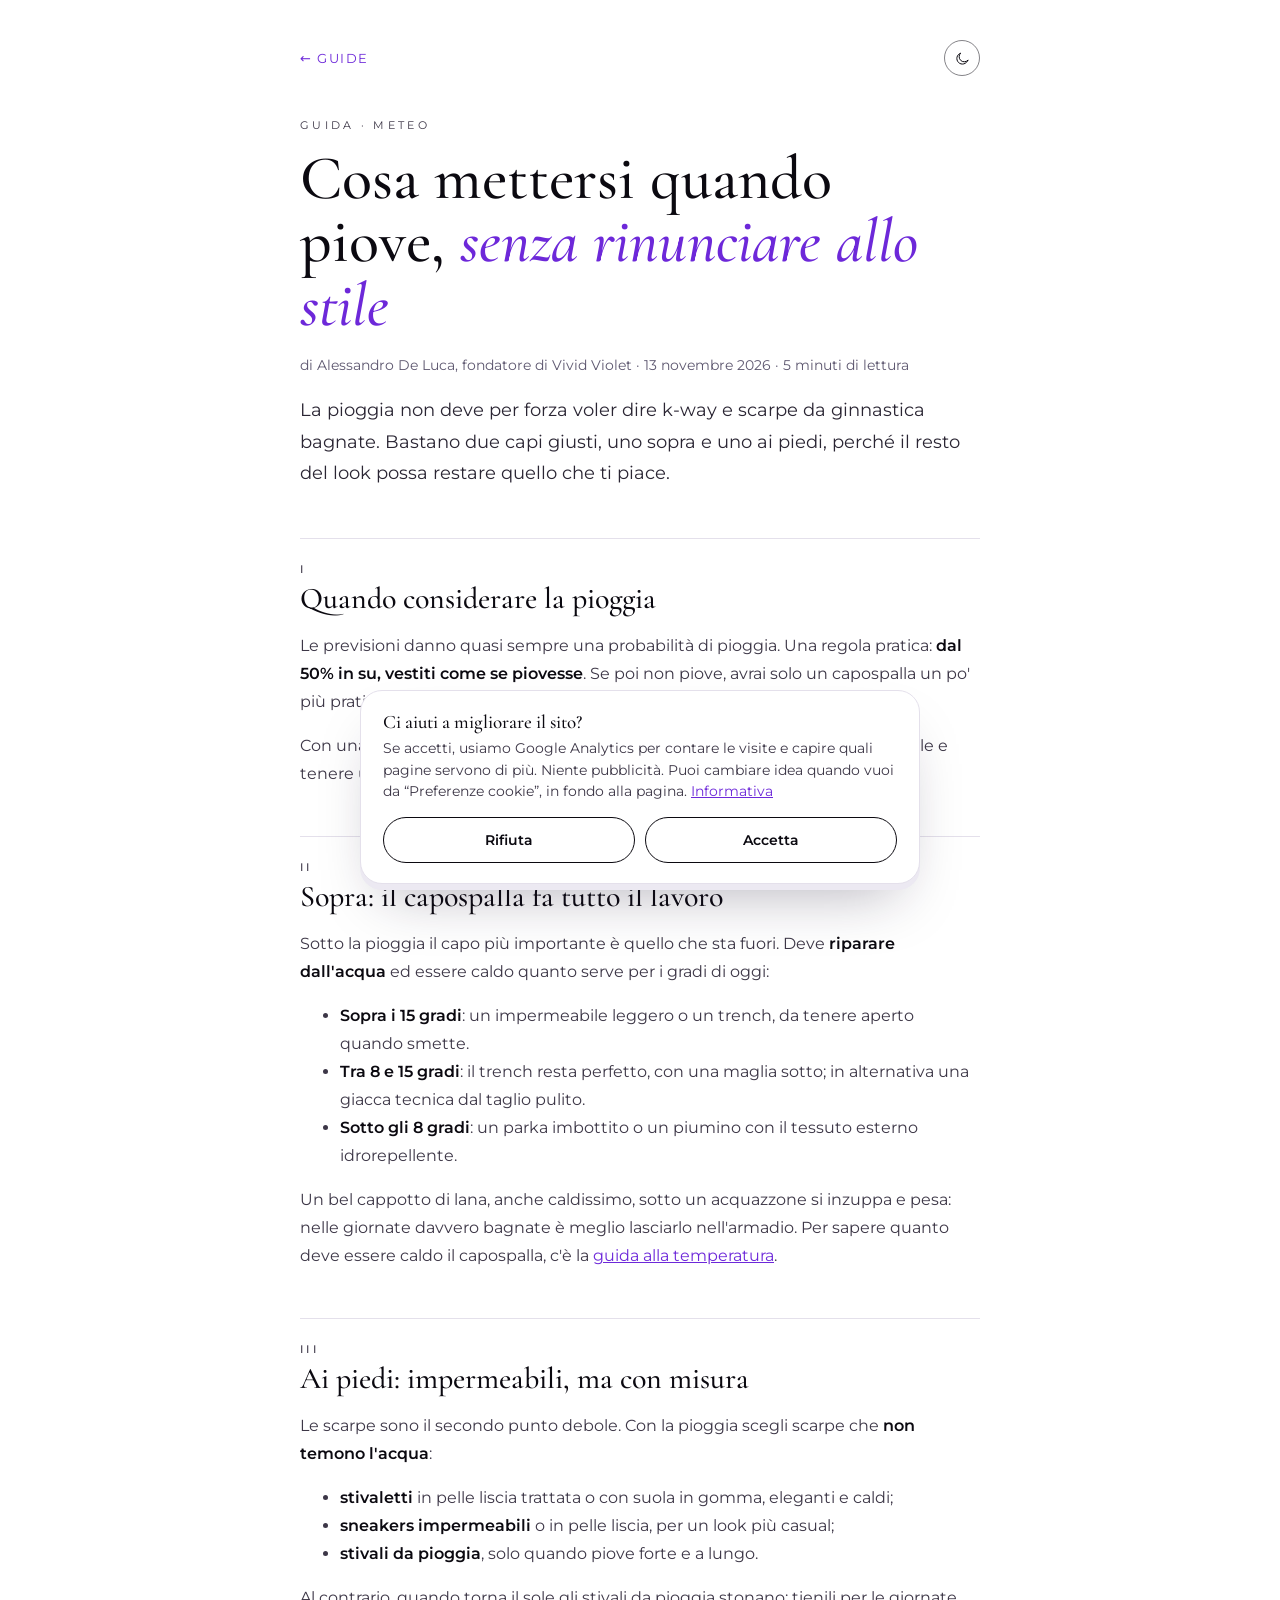
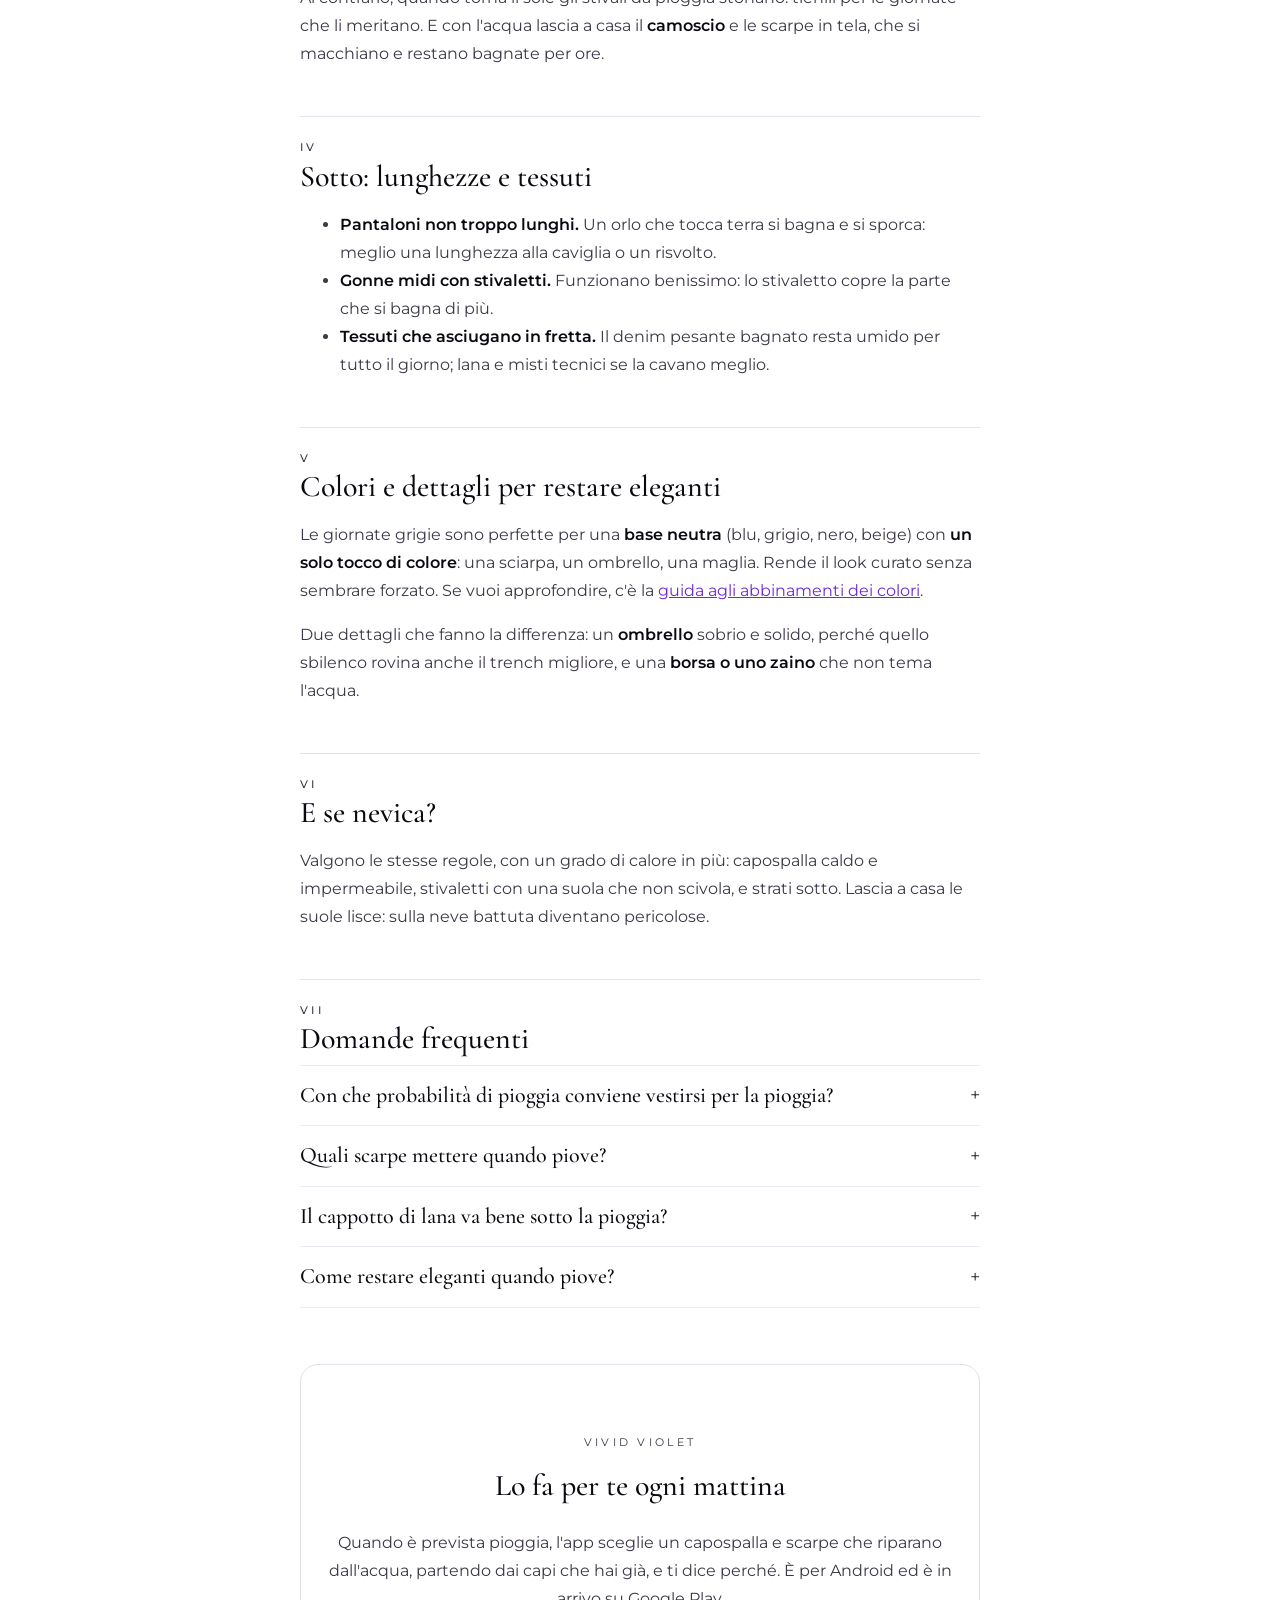
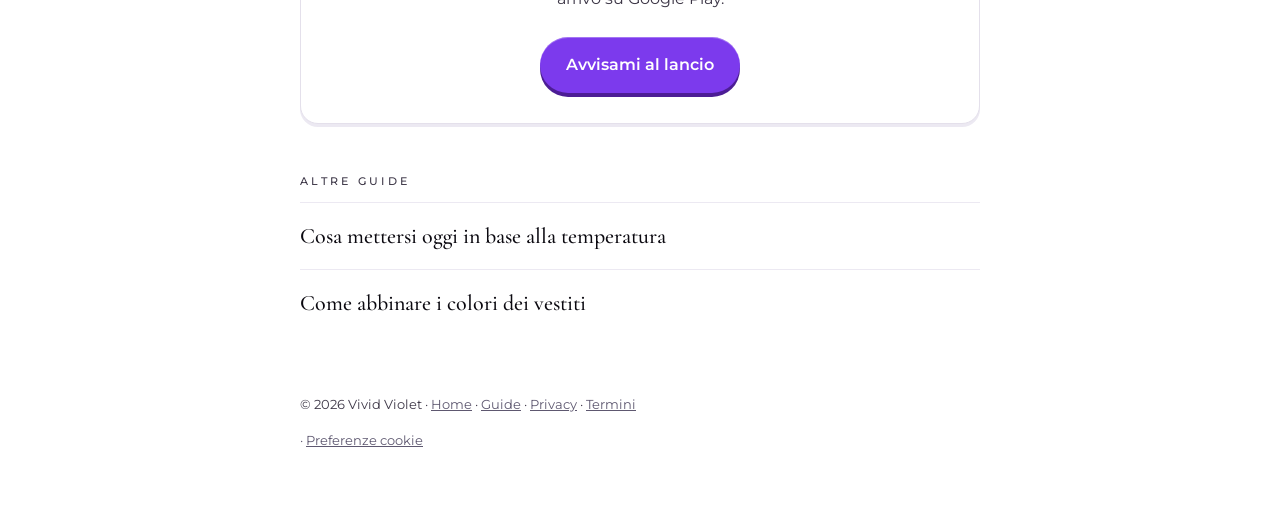
<file: guide/cosa-mettersi-quando-piove.html>
<!DOCTYPE html>
<html lang="it">
<head>
<meta charset="utf-8">
<meta name="viewport" content="width=device-width, initial-scale=1">
<meta http-equiv="Content-Security-Policy" content="default-src 'self'; script-src 'self' https://www.googletagmanager.com; style-src 'self' 'unsafe-inline'; img-src 'self' data: https://*.google-analytics.com https://*.googletagmanager.com; font-src 'self'; connect-src 'self' https://*.google-analytics.com https://*.analytics.google.com https://*.googletagmanager.com; form-action 'self'; base-uri 'self'; object-src 'none'; upgrade-insecure-requests">
<meta name="referrer" content="strict-origin-when-cross-origin">
<title>Cosa mettersi quando piove, con stile | Vivid Violet</title>
<meta name="description" content="Come vestirsi quando piove: quando considerare la pioggia, quale capospalla e quali scarpe scegliere, cosa evitare e come restare eleganti anche con l'ombrello.">
<link rel="icon" type="image/png" href="../favicon.png">
<link rel="canonical" href="https://vividviolet.it/guide/cosa-mettersi-quando-piove.html">
<meta name="theme-color" content="#0B0910">
<!-- Modalità giorno/notte: si decide prima di disegnare la pagina (niente lampo) -->
<script src="/tema.js?v=1"></script>
<script src="/consenso.js?v=1" defer></script>
<meta property="og:type" content="article">
<meta property="og:locale" content="it_IT">
<meta property="og:site_name" content="Vivid Violet">
<meta property="og:title" content="Cosa mettersi quando piove, senza rinunciare allo stile">
<meta property="og:description" content="Capospalla e scarpe giuste, cosa evitare e come restare eleganti sotto la pioggia.">
<meta property="og:url" content="https://vividviolet.it/guide/cosa-mettersi-quando-piove.html">
<meta property="og:image" content="https://vividviolet.it/anteprima.png?v=3">
<script type="application/ld+json">
{
  "@context": "https://schema.org",
  "@type": "Article",
  "headline": "Cosa mettersi quando piove, senza rinunciare allo stile",
  "description": "Capospalla e scarpe giuste, cosa evitare e come restare eleganti sotto la pioggia.",
  "inLanguage": "it-IT",
  "datePublished": "2026-11-13",
  "dateModified": "2026-11-16",
  "author": { "@type": "Person", "name": "Alessandro De Luca" },
  "publisher": { "@type": "Organization", "name": "Vivid Violet", "url": "https://vividviolet.it/" },
  "mainEntityOfPage": "https://vividviolet.it/guide/cosa-mettersi-quando-piove.html",
  "image": "https://vividviolet.it/anteprima.png?v=3"
}
</script>
<link rel="preload" href="../fonts/cormorant-garamond-latin-500-normal.woff2" as="font" type="font/woff2" crossorigin>
<link rel="stylesheet" href="stile.css?v=4">
<script type="application/ld+json">
{
  "@context": "https://schema.org",
  "@type": "BreadcrumbList",
  "itemListElement": [
    {
      "@type": "ListItem",
      "position": 1,
      "name": "Vivid Violet",
      "item": "https://vividviolet.it/"
    },
    {
      "@type": "ListItem",
      "position": 2,
      "name": "Guide",
      "item": "https://vividviolet.it/guide/"
    },
    {
      "@type": "ListItem",
      "position": 3,
      "name": "Cosa mettersi quando piove, senza rinunciare allo stile",
      "item": "https://vividviolet.it/guide/cosa-mettersi-quando-piove.html"
    }
  ]
}
</script>
<script type="application/ld+json">
{
  "@context": "https://schema.org",
  "@type": "FAQPage",
  "mainEntity": [
    {
      "@type": "Question",
      "name": "Con che probabilità di pioggia conviene vestirsi per la pioggia?",
      "acceptedAnswer": {
        "@type": "Answer",
        "text": "Dal 50% in su conviene vestirsi come se piovesse. Con una probabilità bassa, intorno al 20%, puoi tenere il tuo look normale e mettere in borsa un ombrello pieghevole."
      }
    },
    {
      "@type": "Question",
      "name": "Quali scarpe mettere quando piove?",
      "acceptedAnswer": {
        "@type": "Answer",
        "text": "Stivaletti in pelle liscia trattata o con la suola in gomma, oppure sneakers impermeabili o in pelle liscia. Gli stivali da pioggia servono solo quando piove forte e a lungo. Lascia a casa camoscio e tela: si macchiano e restano bagnati per ore."
      }
    },
    {
      "@type": "Question",
      "name": "Il cappotto di lana va bene sotto la pioggia?",
      "acceptedAnswer": {
        "@type": "Answer",
        "text": "Per una pioggerella sì, ma sotto un acquazzone la lana si inzuppa e diventa pesante. Nelle giornate davvero bagnate meglio un trench o un impermeabile sopra gli 8 gradi, e un parka o un piumino idrorepellente quando fa più freddo."
      }
    },
    {
      "@type": "Question",
      "name": "Come restare eleganti quando piove?",
      "acceptedAnswer": {
        "@type": "Answer",
        "text": "Scegli una base neutra (blu, grigio, nero o beige) con un solo tocco di colore, per esempio la sciarpa o l'ombrello. Porta pantaloni alla caviglia o con il risvolto, così l'orlo non si bagna, e un ombrello sobrio e solido."
      }
    }
  ]
}
</script>
</head>
<body>
<a class="salta" href="#contenuto">Vai al contenuto</a>
<main>
  <div class="cima">
  <a class="indietro" href="./">← Guide</a>
  <button class="tema" type="button" hidden aria-label="Passa alla modalità giorno">
    <svg class="sole" viewBox="0 0 24 24" aria-hidden="true" focusable="false"><circle cx="12" cy="12" r="4.2"/><path d="M12 2.6v2.2M12 19.2v2.2M2.6 12h2.2M19.2 12h2.2M5.4 5.4l1.5 1.5M17.1 17.1l1.5 1.5M5.4 18.6l1.5-1.5M17.1 6.9l1.5-1.5"/></svg>
    <svg class="luna" viewBox="0 0 24 24" aria-hidden="true" focusable="false"><path d="M19.6 14.6A8 8 0 1 1 9.4 4.4a6.4 6.4 0 0 0 10.2 10.2Z"/></svg>
  </button>
  </div>

  <article id="contenuto" tabindex="-1">
    <p class="kicker">Guida · Meteo</p>
    <h1>Cosa mettersi quando piove, <em>senza rinunciare allo stile</em></h1>
    <p class="firma">di Alessandro De Luca, fondatore di <span translate="no">Vivid Violet</span> · 13 novembre 2026 · 5 minuti di lettura</p>

    <p class="apertura">La pioggia non deve per forza voler dire k-way e scarpe da ginnastica bagnate. Bastano due capi giusti, uno sopra e uno ai piedi, perché il resto del look possa restare quello che ti piace.</p>

    <h2><span class="num">I</span>Quando considerare la pioggia</h2>
    <p>Le previsioni danno quasi sempre una probabilità di pioggia. Una regola pratica: <strong>dal 50% in su, vestiti come se piovesse</strong>. Se poi non piove, avrai solo un capospalla un po' più pratico; se piove e non sei pronto, la giornata è rovinata.</p>
    <p>Con una probabilità bassa, per esempio il 20%, puoi restare sul tuo look normale e tenere un ombrello pieghevole in borsa o nello zaino.</p>

    <h2><span class="num">II</span>Sopra: il capospalla fa tutto il lavoro</h2>
    <p>Sotto la pioggia il capo più importante è quello che sta fuori. Deve <strong>riparare dall'acqua</strong> ed essere caldo quanto serve per i gradi di oggi:</p>
    <ul>
      <li><strong>Sopra i 15 gradi</strong>: un impermeabile leggero o un trench, da tenere aperto quando smette.</li>
      <li><strong>Tra 8 e 15 gradi</strong>: il trench resta perfetto, con una maglia sotto; in alternativa una giacca tecnica dal taglio pulito.</li>
      <li><strong>Sotto gli 8 gradi</strong>: un parka imbottito o un piumino con il tessuto esterno idrorepellente.</li>
    </ul>
    <p>Un bel cappotto di lana, anche caldissimo, sotto un acquazzone si inzuppa e pesa: nelle giornate davvero bagnate è meglio lasciarlo nell'armadio. Per sapere quanto deve essere caldo il capospalla, c'è la <a href="cosa-mettersi-in-base-alla-temperatura.html">guida alla temperatura</a>.</p>

    <h2><span class="num">III</span>Ai piedi: impermeabili, ma con misura</h2>
    <p>Le scarpe sono il secondo punto debole. Con la pioggia scegli scarpe che <strong>non temono l'acqua</strong>:</p>
    <ul>
      <li><strong>stivaletti</strong> in pelle liscia trattata o con suola in gomma, eleganti e caldi;</li>
      <li><strong>sneakers impermeabili</strong> o in pelle liscia, per un look più casual;</li>
      <li><strong>stivali da pioggia</strong>, solo quando piove forte e a lungo.</li>
    </ul>
    <p>Al contrario, quando torna il sole gli stivali da pioggia stonano: tienili per le giornate che li meritano. E con l'acqua lascia a casa il <strong>camoscio</strong> e le scarpe in tela, che si macchiano e restano bagnate per ore.</p>

    <h2><span class="num">IV</span>Sotto: lunghezze e tessuti</h2>
    <ul>
      <li><strong>Pantaloni non troppo lunghi.</strong> Un orlo che tocca terra si bagna e si sporca: meglio una lunghezza alla caviglia o un risvolto.</li>
      <li><strong>Gonne midi con stivaletti.</strong> Funzionano benissimo: lo stivaletto copre la parte che si bagna di più.</li>
      <li><strong>Tessuti che asciugano in fretta.</strong> Il denim pesante bagnato resta umido per tutto il giorno; lana e misti tecnici se la cavano meglio.</li>
    </ul>

    <h2><span class="num">V</span>Colori e dettagli per restare eleganti</h2>
    <p>Le giornate grigie sono perfette per una <strong>base neutra</strong> (blu, grigio, nero, beige) con <strong>un solo tocco di colore</strong>: una sciarpa, un ombrello, una maglia. Rende il look curato senza sembrare forzato. Se vuoi approfondire, c'è la <a href="come-abbinare-i-colori-dei-vestiti.html">guida agli abbinamenti dei colori</a>.</p>
    <p>Due dettagli che fanno la differenza: un <strong>ombrello</strong> sobrio e solido, perché quello sbilenco rovina anche il trench migliore, e una <strong>borsa o uno zaino</strong> che non tema l'acqua.</p>

    <h2><span class="num">VI</span>E se nevica?</h2>
    <p>Valgono le stesse regole, con un grado di calore in più: capospalla caldo e impermeabile, stivaletti con una suola che non scivola, e strati sotto. Lascia a casa le suole lisce: sulla neve battuta diventano pericolose.</p>

    <section class="domande" aria-labelledby="titolo-domande">
      <h2 id="titolo-domande"><span class="num">VII</span>Domande frequenti</h2>
      <details>
        <summary>Con che probabilità di pioggia conviene vestirsi per la pioggia?</summary>
        <p>Dal 50% in su conviene vestirsi come se piovesse. Con una probabilità bassa, intorno al 20%, puoi tenere il tuo look normale e mettere in borsa un ombrello pieghevole.</p>
      </details>
      <details>
        <summary>Quali scarpe mettere quando piove?</summary>
        <p>Stivaletti in pelle liscia trattata o con la suola in gomma, oppure sneakers impermeabili o in pelle liscia. Gli stivali da pioggia servono solo quando piove forte e a lungo. Lascia a casa camoscio e tela: si macchiano e restano bagnati per ore.</p>
      </details>
      <details>
        <summary>Il cappotto di lana va bene sotto la pioggia?</summary>
        <p>Per una pioggerella sì, ma sotto un acquazzone la lana si inzuppa e diventa pesante. Nelle giornate davvero bagnate meglio un trench o un impermeabile sopra gli 8 gradi, e un parka o un piumino idrorepellente quando fa più freddo.</p>
      </details>
      <details>
        <summary>Come restare eleganti quando piove?</summary>
        <p>Scegli una base neutra (blu, grigio, nero o beige) con un solo tocco di colore, per esempio la sciarpa o l'ombrello. Porta pantaloni alla caviglia o con il risvolto, così l'orlo non si bagna, e un ombrello sobrio e solido.</p>
      </details>
    </section>

    <aside class="riquadro invito">
      <p class="kicker" translate="no">Vivid Violet</p>
      <h3>Lo fa per te ogni mattina</h3>
      <p>Quando è prevista pioggia, l'app sceglie un capospalla e scarpe che riparano dall'acqua, partendo dai capi che hai già, e ti dice perché. È per Android ed è in arrivo su Google Play.</p>
      <a class="pulsante" href="/#avvisami">Avvisami al lancio</a>
    </aside>

    <nav class="altre" aria-label="Altre guide">
      <h3>Altre guide</h3>
      <ul>
        <li><a href="cosa-mettersi-in-base-alla-temperatura.html">Cosa mettersi oggi in base alla temperatura</a></li>
        <li><a href="come-abbinare-i-colori-dei-vestiti.html">Come abbinare i colori dei vestiti</a></li>
      </ul>
    </nav>
  </article>

  <footer>
    <p>© 2026 <span translate="no">Vivid Violet</span> · <a href="/">Home</a> · <a href="./">Guide</a> · <a href="../privacy.html">Privacy</a> · <a href="../termini.html">Termini</a></p>
  </footer>
</main>
</body>
</html>
</file>
<file: guide/stile.css>
/* Stile comune delle guide di vividviolet.it (stesso mondo del sito: nero, argento, viola nei dettagli) */
@font-face { font-family: "Cormorant Garamond"; src: url("../fonts/cormorant-garamond-latin-500-normal.woff2") format("woff2"); font-weight: 500; font-display: swap; }
@font-face { font-family: "Cormorant Garamond"; src: url("../fonts/cormorant-garamond-latin-500-italic.woff2") format("woff2"); font-weight: 500; font-style: italic; font-display: swap; }
@font-face { font-family: "Montserrat"; src: url("../fonts/montserrat-latin-400-normal.woff2") format("woff2"); font-weight: 400; font-display: swap; }
@font-face { font-family: "Montserrat"; src: url("../fonts/montserrat-latin-500-normal.woff2") format("woff2"); font-weight: 500; font-display: swap; }
@font-face { font-family: "Montserrat"; src: url("../fonts/montserrat-latin-600-normal.woff2") format("woff2"); font-weight: 600; font-display: swap; }
:root { color-scheme: dark; }
* { box-sizing: border-box; }
body { margin: 0; background: #07060A; color: #F6F4FA; font-family: "Montserrat", system-ui, sans-serif; line-height: 1.75; -webkit-font-smoothing: antialiased; }
main { max-width: 720px; margin: 0 auto; padding: 40px 20px 72px; }
a { color: #A78BFA; }
/* Con la tastiera: lo stesso bordo argento della home */
a:focus-visible, [tabindex]:focus-visible, summary:focus-visible { outline: 2px solid #C8CAD2; outline-offset: 3px; }
/* Al tocco sul telefono: niente riquadro blu di Android e niente attesa del doppio tocco */
a, button, summary { touch-action: manipulation; -webkit-tap-highlight-color: transparent; }
/* "Vai al contenuto": invisibile finché non si preme Tab */
.salta { position: absolute; z-index: 50; left: 16px; top: -80px; padding: 10px 18px; border-radius: 999px; background: #100D17; border: 1px solid #C8CAD2; color: #F6F4FA; font-size: 14px; font-weight: 600; text-decoration: none; }
.salta:focus { top: 16px; }
#contenuto:focus { outline: none; }
.indietro { font-size: 13px; letter-spacing: .12em; text-transform: uppercase; text-decoration: none; }
.kicker { margin: 40px 0 0; font-size: 11px; letter-spacing: .3em; text-transform: uppercase; color: #C8CAD2; }
h1 { font-family: "Cormorant Garamond", Georgia, serif; font-weight: 500; font-size: clamp(40px, 8vw, 62px); line-height: 1.02; margin: 12px 0 16px; }
h1 em { font-style: italic; color: #C4B5FD; }
.firma { color: #ABA4BC; font-size: 14px; margin: 0 0 8px; }
.apertura { font-size: 18px; color: #E9E4F2; }
h2 { font-family: "Cormorant Garamond", Georgia, serif; font-weight: 500; font-size: 30px; line-height: 1.15; margin: 48px 0 8px; padding-top: 24px; border-top: 1px solid #2E2742; }
h2 .num { display: block; font-family: "Montserrat", sans-serif; font-size: 11px; letter-spacing: .3em; color: #C8CAD2; margin-bottom: 6px; }
p, li { color: #D9D4E4; }
strong { color: #F6F4FA; font-weight: 600; }
.tabella { width: 100%; overflow-x: auto; margin: 16px 0; border: 1px solid #2E2742; border-top-color: #4A3F66; border-radius: 18px; background: #120F19; box-shadow: 0 3px 0 #1C1726; }
table { width: 100%; border-collapse: collapse; font-size: 14px; min-width: 520px; }
th, td { text-align: left; padding: 12px 14px; vertical-align: top; border-bottom: 1px solid #231D33; }
th { font-size: 11px; letter-spacing: .18em; text-transform: uppercase; color: #C8CAD2; font-weight: 500; }
td:first-child { font-family: "Cormorant Garamond", Georgia, serif; font-size: 20px; color: #F6F4FA; white-space: nowrap; }
tr:last-child td { border-bottom: 0; }
.riquadro { border: 1px solid #2E2742; border-top-color: #4A3F66; border-radius: 18px; padding: 6px 22px; background: #120F19; box-shadow: 0 3px 0 #1C1726; margin: 20px 0; }
.invito { margin-top: 56px; text-align: center; padding: 28px 22px 30px; }
.invito h3 { font-family: "Cormorant Garamond", Georgia, serif; font-weight: 500; font-size: 30px; margin: 8px 0; color: #F6F4FA; }
.pulsante { display: inline-block; margin-top: 8px; padding: 14px 26px; border-radius: 999px; background: linear-gradient(#B39DFB, #8B5CF6); color: #0B0910; font-weight: 600; text-decoration: none; box-shadow: 0 4px 0 #5B3BB5; transition: transform .15s ease, box-shadow .15s ease, filter .2s; }
.pulsante:hover { filter: brightness(1.06); transform: translateY(-1px); box-shadow: 0 5px 0 #5B3BB5; }
.pulsante:active { transform: translateY(3px); box-shadow: 0 1px 0 #5B3BB5; }
.altre { margin-top: 48px; }
.altre h3 { font-size: 11px; letter-spacing: .3em; text-transform: uppercase; color: #C8CAD2; font-weight: 500; }
.altre ul { list-style: none; padding: 0; margin: 0; }
.altre li { border-top: 1px solid #231D33; }
.altre a { display: block; padding: 14px 0; font-family: "Cormorant Garamond", Georgia, serif; font-size: 22px; text-decoration: none; color: #F6F4FA; }
.altre a:hover { color: #C4B5FD; }
footer { margin-top: 56px; color: #ABA4BC; font-size: 13px; }
footer a { color: #ABA4BC; }

/* Elenco delle guide (guide/index.html) */
.elenco { list-style: none; padding: 0; margin: 40px 0 0; display: grid; gap: 16px; }
.elenco a { display: block; padding: 22px 22px 24px; border: 1px solid #2E2742; border-top-color: #4A3F66; border-radius: 18px; background: #120F19; box-shadow: 0 3px 0 #1C1726; text-decoration: none; transition: transform .2s ease, border-color .2s ease; }
.elenco a:hover, .elenco a:focus-visible { transform: translateY(-2px); border-color: #4A3F66; }
.elenco .num { display: block; font-size: 11px; letter-spacing: .3em; text-transform: uppercase; color: #C8CAD2; }
.elenco .titolo { display: block; margin: 8px 0 6px; font-family: "Cormorant Garamond", Georgia, serif; font-size: 28px; line-height: 1.15; color: #F6F4FA; }
.elenco .riassunto { display: block; color: #D9D4E4; font-size: 15px; }
@media (prefers-reduced-motion: reduce) { .elenco a, .pulsante { transition: none; } .elenco a:hover, .pulsante:hover { transform: none; } }

/* Domande frequenti in fondo alle guide: ogni domanda si apre con un tocco
   (details/summary, funziona anche senza JavaScript) */
.domande details { border-top: 1px solid #231D33; }
.domande details:last-child { border-bottom: 1px solid #231D33; }
.domande summary { list-style: none; cursor: pointer; display: flex; justify-content: space-between; align-items: center; gap: 16px; padding: 16px 0; font-family: "Cormorant Garamond", Georgia, serif; font-size: 22px; line-height: 1.25; color: #F6F4FA; }
.domande summary::-webkit-details-marker { display: none; }
.domande summary::after { content: "+"; flex: none; font-family: "Montserrat", sans-serif; font-size: 18px; color: #C8CAD2; transition: transform .2s; }
.domande details[open] summary::after { transform: rotate(45deg); color: #C4B5FD; }
.domande summary:hover { color: #C4B5FD; }
.domande details p { margin: 0 0 18px; }
@media (prefers-reduced-motion: reduce) { .domande summary::after { transition: none; } }

/* Sui telefoni la tabella diventa una scheda per riga */
@media (max-width: 640px) {
  .tabella { overflow: visible; }
  table { min-width: 0; }
  thead { position: absolute; width: 1px; height: 1px; overflow: hidden; clip: rect(0 0 0 0); }
  table, tbody, tr, td { display: block; }
  tr { padding: 14px 16px; border-bottom: 1px solid #231D33; }
  tr:last-child { border-bottom: 0; }
  td { padding: 4px 0; border: 0; }
  td:first-child { font-size: 24px; margin-bottom: 4px; }
  td:not(:first-child)::before { content: attr(data-etichetta); display: block; font-size: 10px; letter-spacing: .2em; text-transform: uppercase; color: #ABA4BC; }
}

/* --- Riga in alto: link per tornare indietro e pulsante sole/luna --- */
.cima { display: flex; justify-content: space-between; align-items: center; gap: 16px; }
.tema { display: inline-grid; place-items: center; flex: none; width: 36px; height: 36px; padding: 0; border-radius: 50%; border: 1px solid rgba(200,202,210,.45); background: transparent; color: #C8CAD2; cursor: pointer; transition: color .2s, border-color .2s; }
.tema[hidden] { display: none; }
.tema:hover { color: #F6F4FA; border-color: #A78BFA; }
.tema:focus-visible { outline: 2px solid #C8CAD2; outline-offset: 3px; }
.tema svg { width: 17px; height: 17px; fill: none; stroke: currentColor; stroke-width: 1.4; stroke-linecap: round; stroke-linejoin: round; }
.tema .luna { display: none; }
html[data-tema="giorno"] .tema .sole { display: none; }
html[data-tema="giorno"] .tema .luna { display: block; }

/* --- Modalità giorno: bianco come colore principale, nero e viola scuro per pulsanti e dettagli --- */
html[data-tema="giorno"] { color-scheme: light; }
html[data-tema="giorno"] body { background: #FFFFFF; color: #0B0910; }
html[data-tema="giorno"] a { color: #6D28D9; }
html[data-tema="giorno"] a:focus-visible, html[data-tema="giorno"] [tabindex]:focus-visible, html[data-tema="giorno"] .tema:focus-visible { outline-color: #3D3747; }
html[data-tema="giorno"] .salta { background: #FFFFFF; border-color: #3D3747; color: #0B0910; }
html[data-tema="giorno"] .tema { color: #0B0910; border-color: rgba(11,9,16,.5); }
html[data-tema="giorno"] .tema:hover { border-color: #6D28D9; }
html[data-tema="giorno"] .kicker, html[data-tema="giorno"] h2 .num, html[data-tema="giorno"] th,
html[data-tema="giorno"] .altre h3, html[data-tema="giorno"] .elenco .num { color: #3D3747; }
html[data-tema="giorno"] h1 em { color: #6D28D9; }
html[data-tema="giorno"] .firma, html[data-tema="giorno"] footer, html[data-tema="giorno"] footer a { color: #5E5870; }
html[data-tema="giorno"] .apertura { color: #2A2533; }
html[data-tema="giorno"] p, html[data-tema="giorno"] li, html[data-tema="giorno"] .elenco .riassunto { color: #3D3747; }
html[data-tema="giorno"] strong, html[data-tema="giorno"] td:first-child, html[data-tema="giorno"] .invito h3,
html[data-tema="giorno"] .altre a, html[data-tema="giorno"] .elenco .titolo, html[data-tema="giorno"] .domande summary { color: #0B0910; }
html[data-tema="giorno"] h2 { border-top-color: #E4E0EB; }
html[data-tema="giorno"] .tabella, html[data-tema="giorno"] .riquadro, html[data-tema="giorno"] .elenco a { background: #FFFFFF; border-color: #E4E0EB; box-shadow: 0 3px 0 #ECE9F2; }
html[data-tema="giorno"] .elenco a:hover, html[data-tema="giorno"] .elenco a:focus-visible { border-color: rgba(109,40,217,.5); }
html[data-tema="giorno"] th, html[data-tema="giorno"] td, html[data-tema="giorno"] tr,
html[data-tema="giorno"] .altre li, html[data-tema="giorno"] .domande details { border-color: #ECE9F2; }
html[data-tema="giorno"] .altre a:hover, html[data-tema="giorno"] .domande summary:hover,
html[data-tema="giorno"] .domande details[open] summary::after { color: #6D28D9; }
html[data-tema="giorno"] .domande summary::after { color: #3D3747; }
html[data-tema="giorno"] .pulsante { background: #7C3AED; color: #FFFFFF; box-shadow: inset 0 1px 0 rgba(255,255,255,.3), 0 4px 0 #4C1D95; }
html[data-tema="giorno"] .pulsante:hover { box-shadow: inset 0 1px 0 rgba(255,255,255,.3), 0 5px 0 #4C1D95; }
html[data-tema="giorno"] .pulsante:active { box-shadow: inset 0 1px 0 rgba(255,255,255,.3), 0 1px 0 #4C1D95; }
@media (max-width: 640px) {
  html[data-tema="giorno"] td:not(:first-child)::before { color: #5E5870; }
}
</file>
